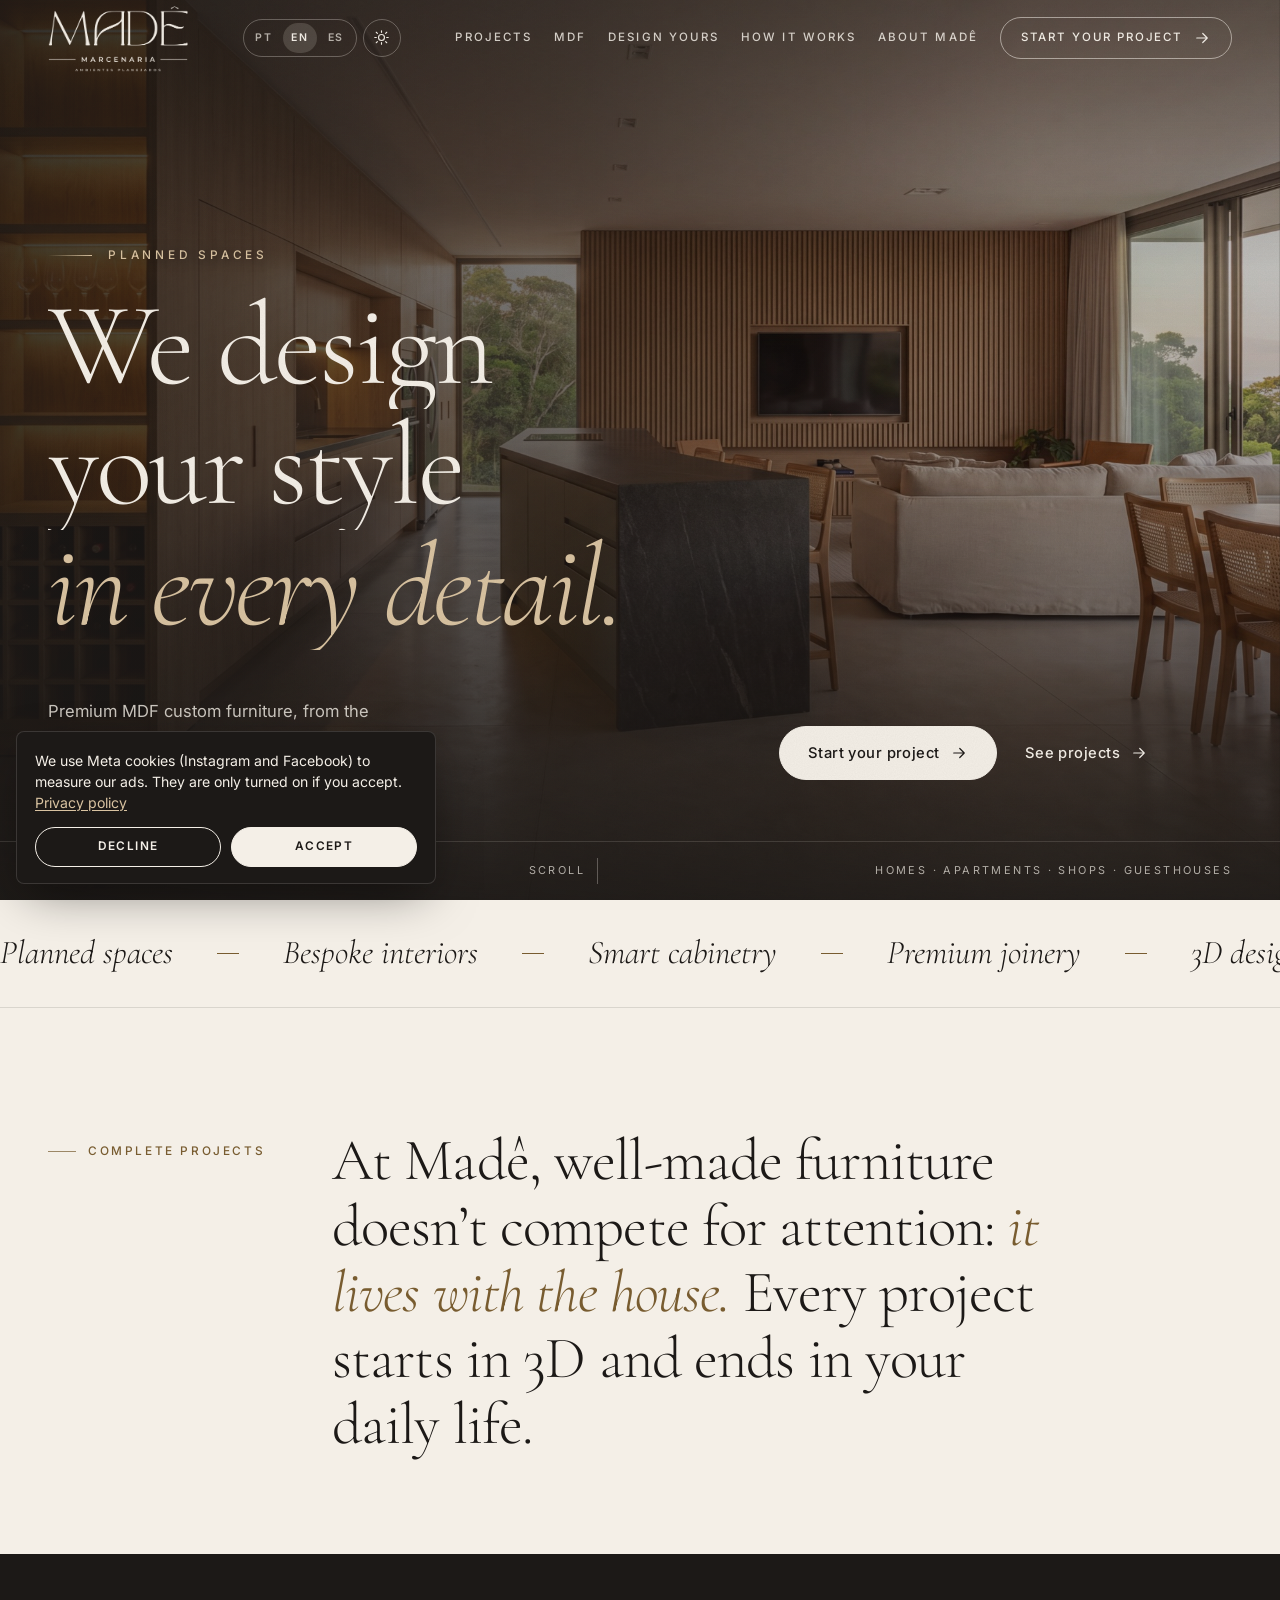
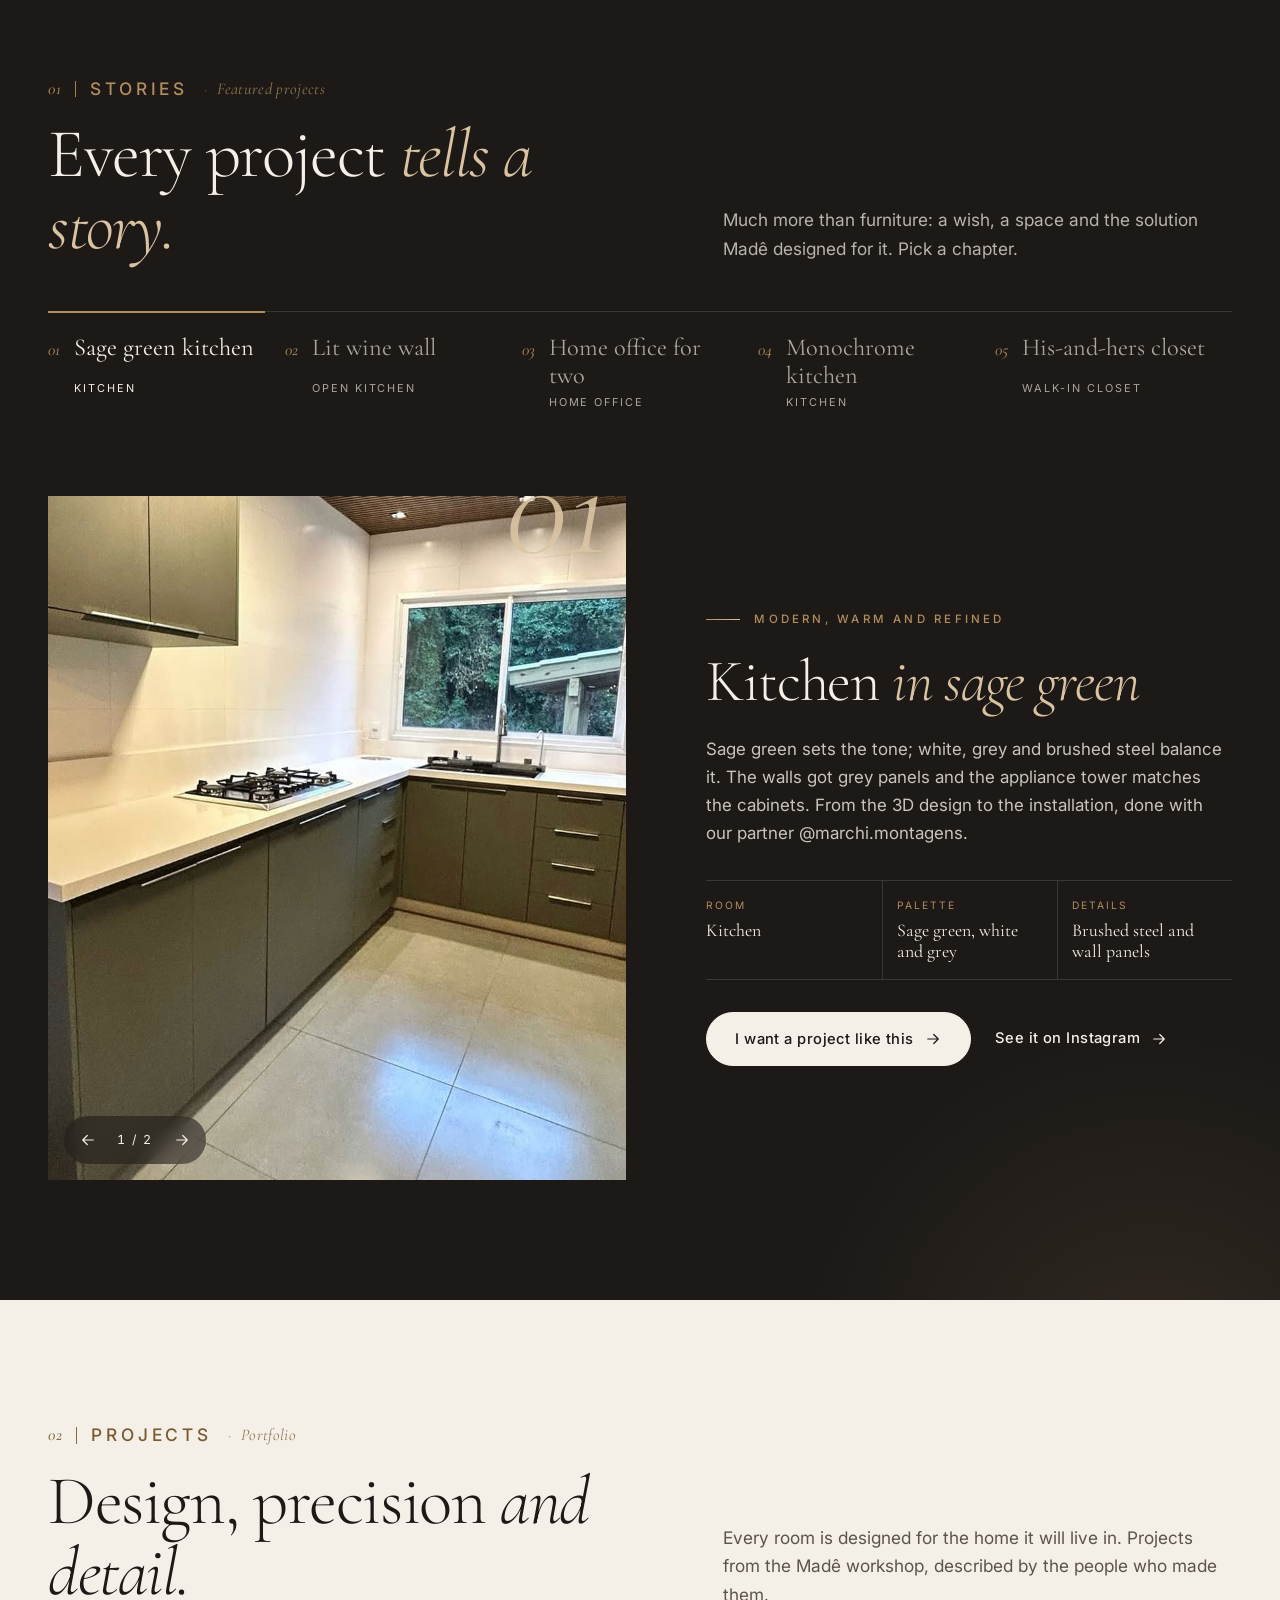
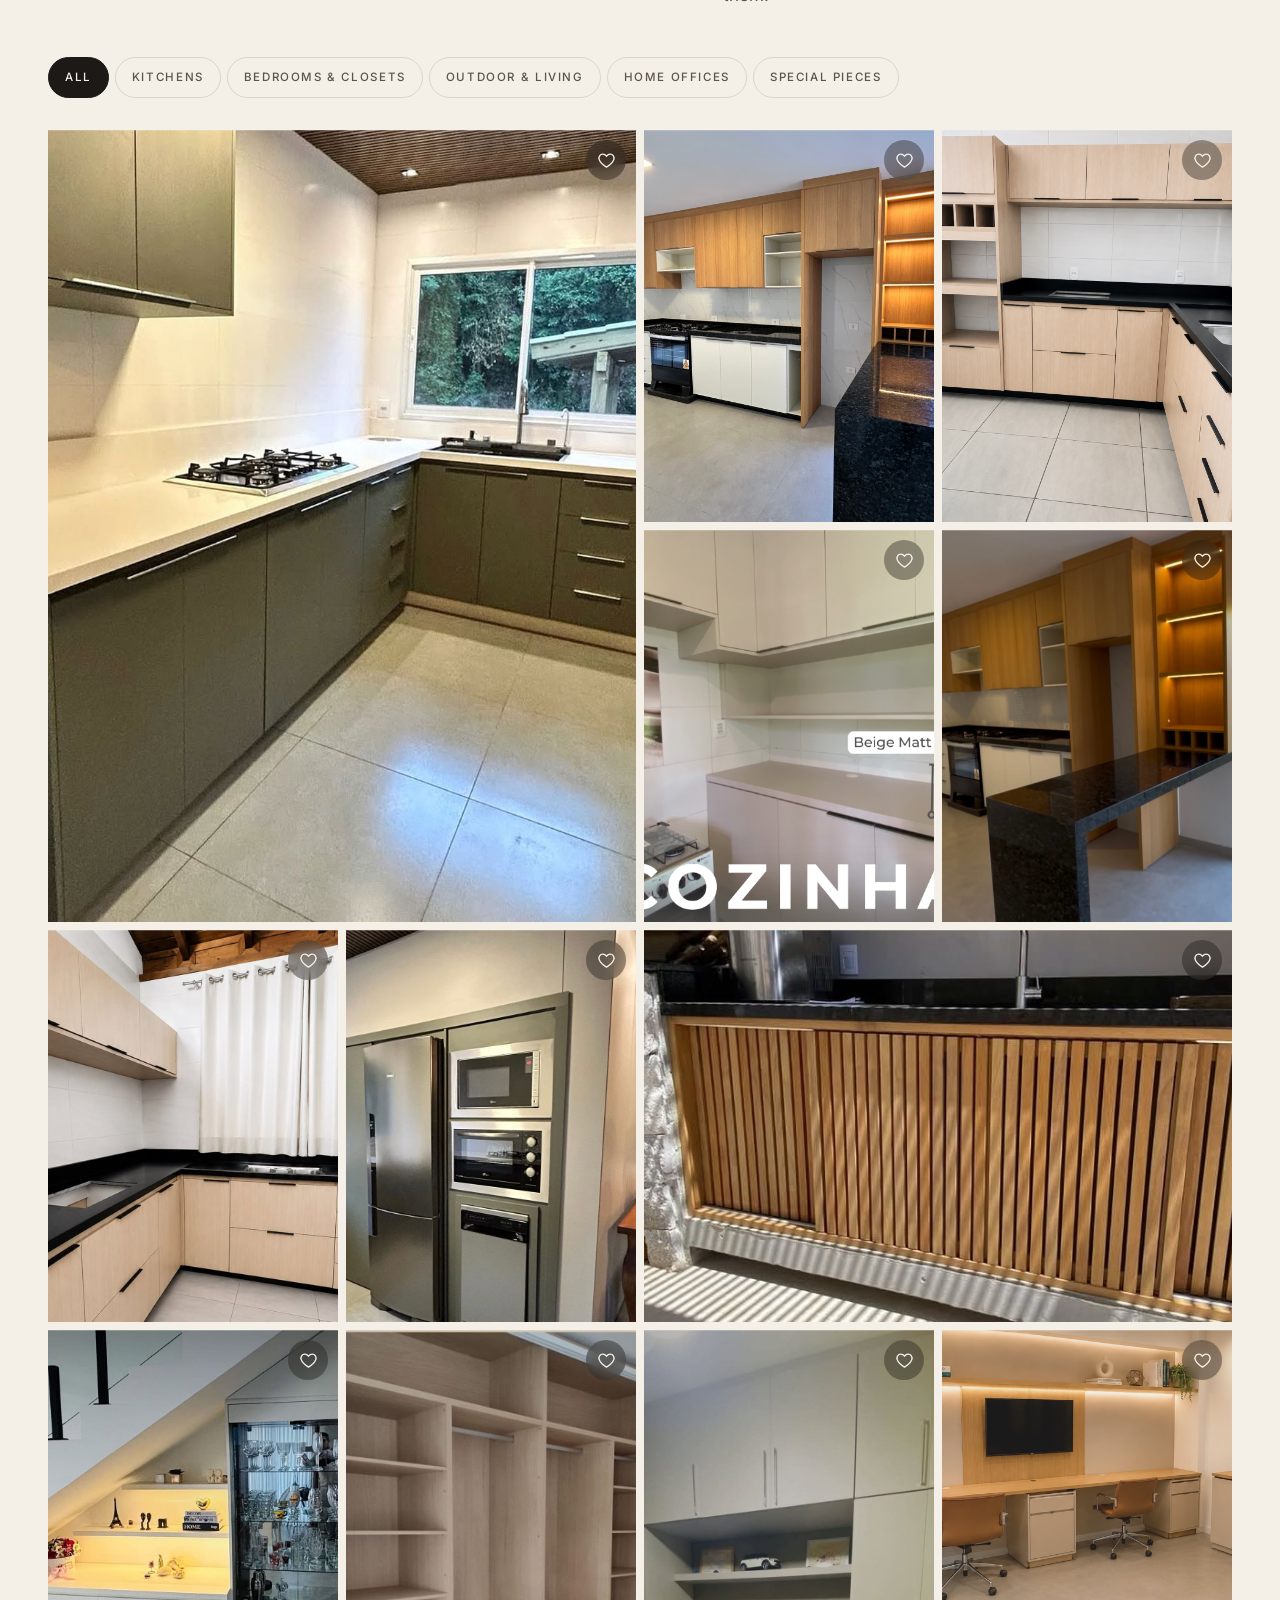
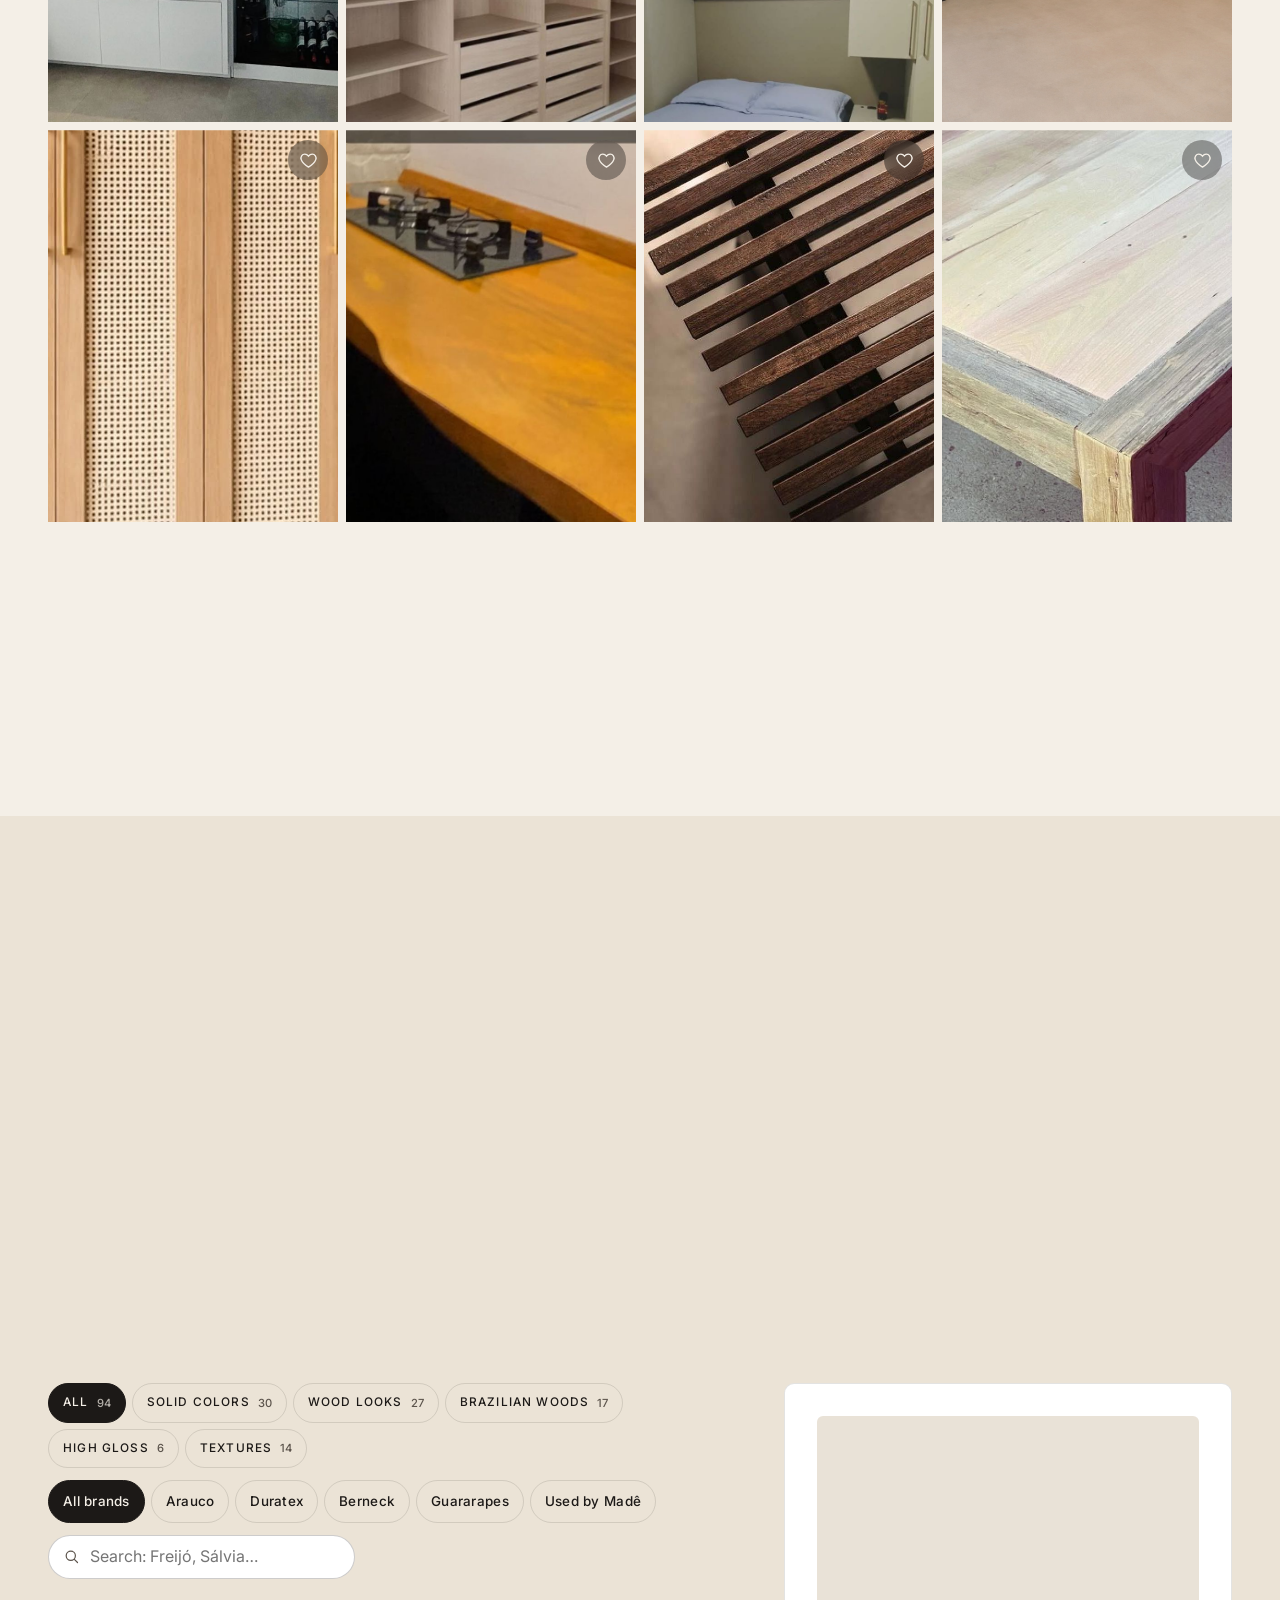
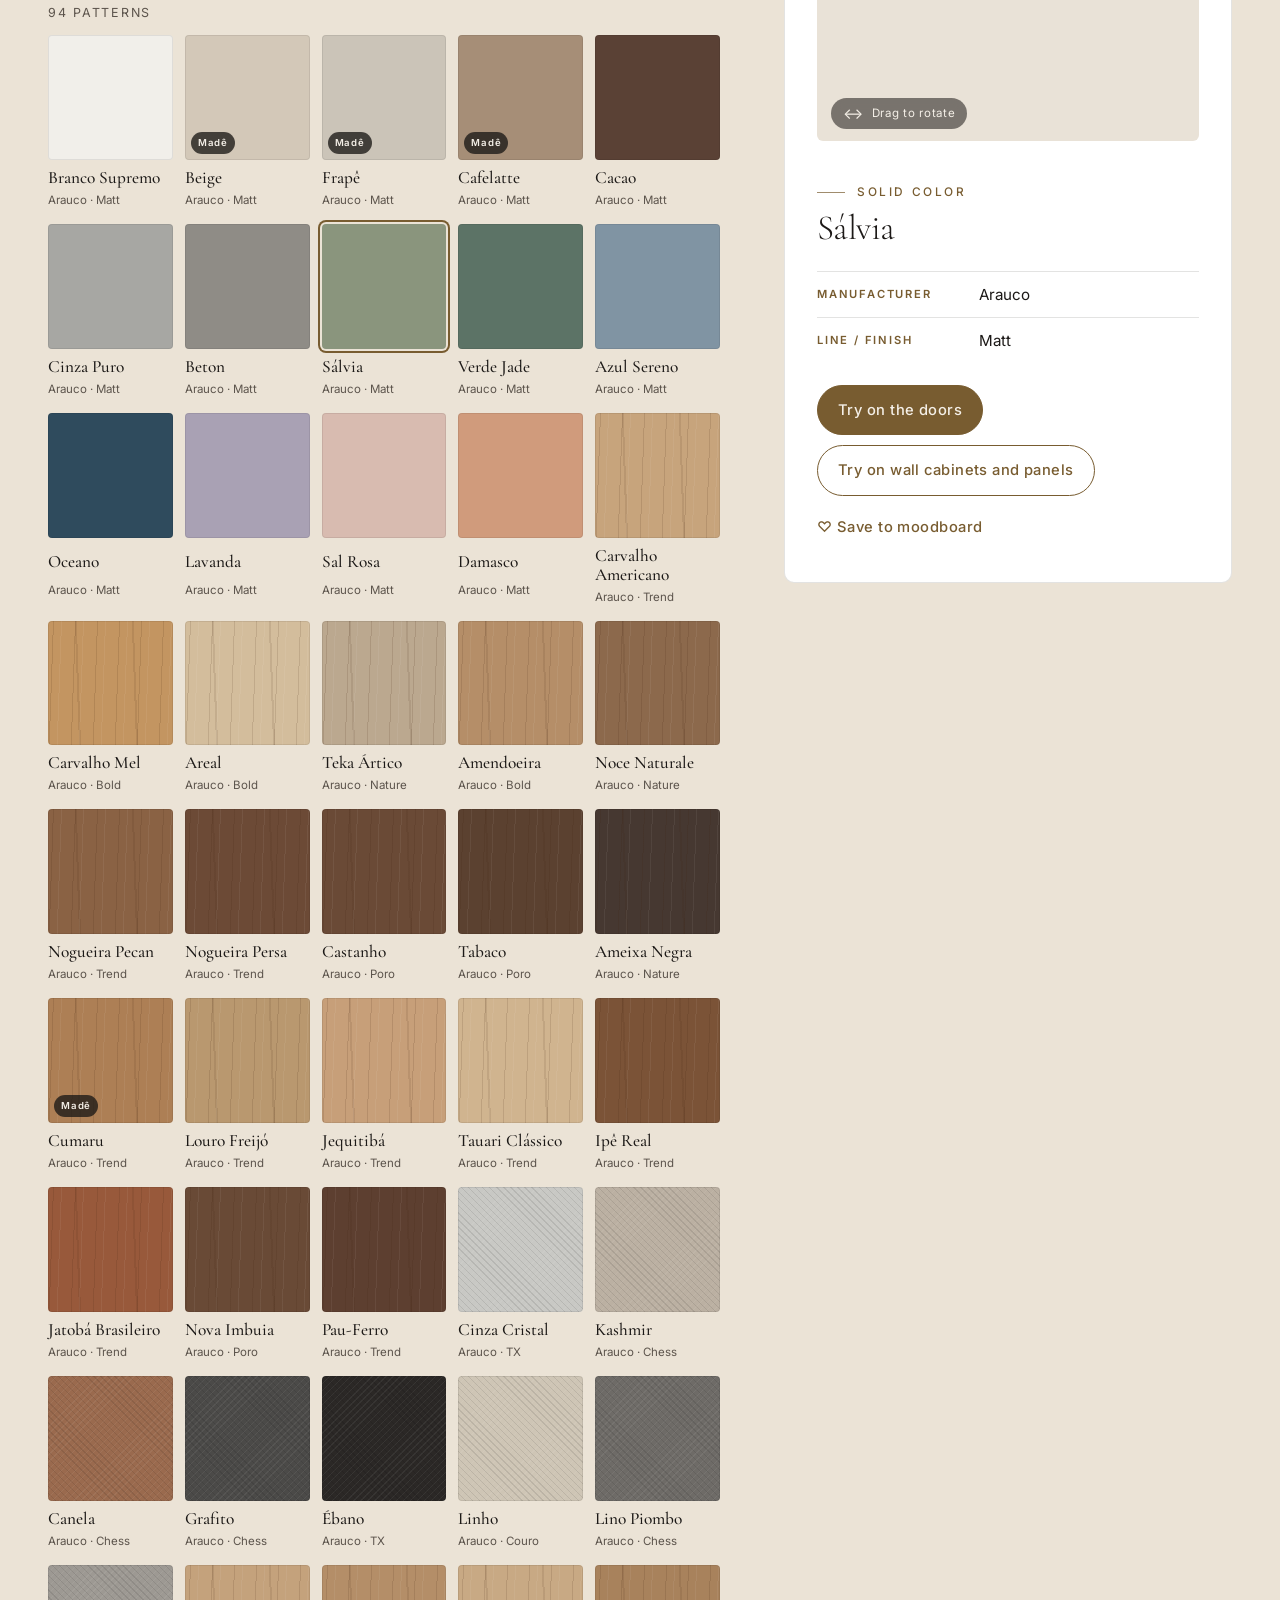
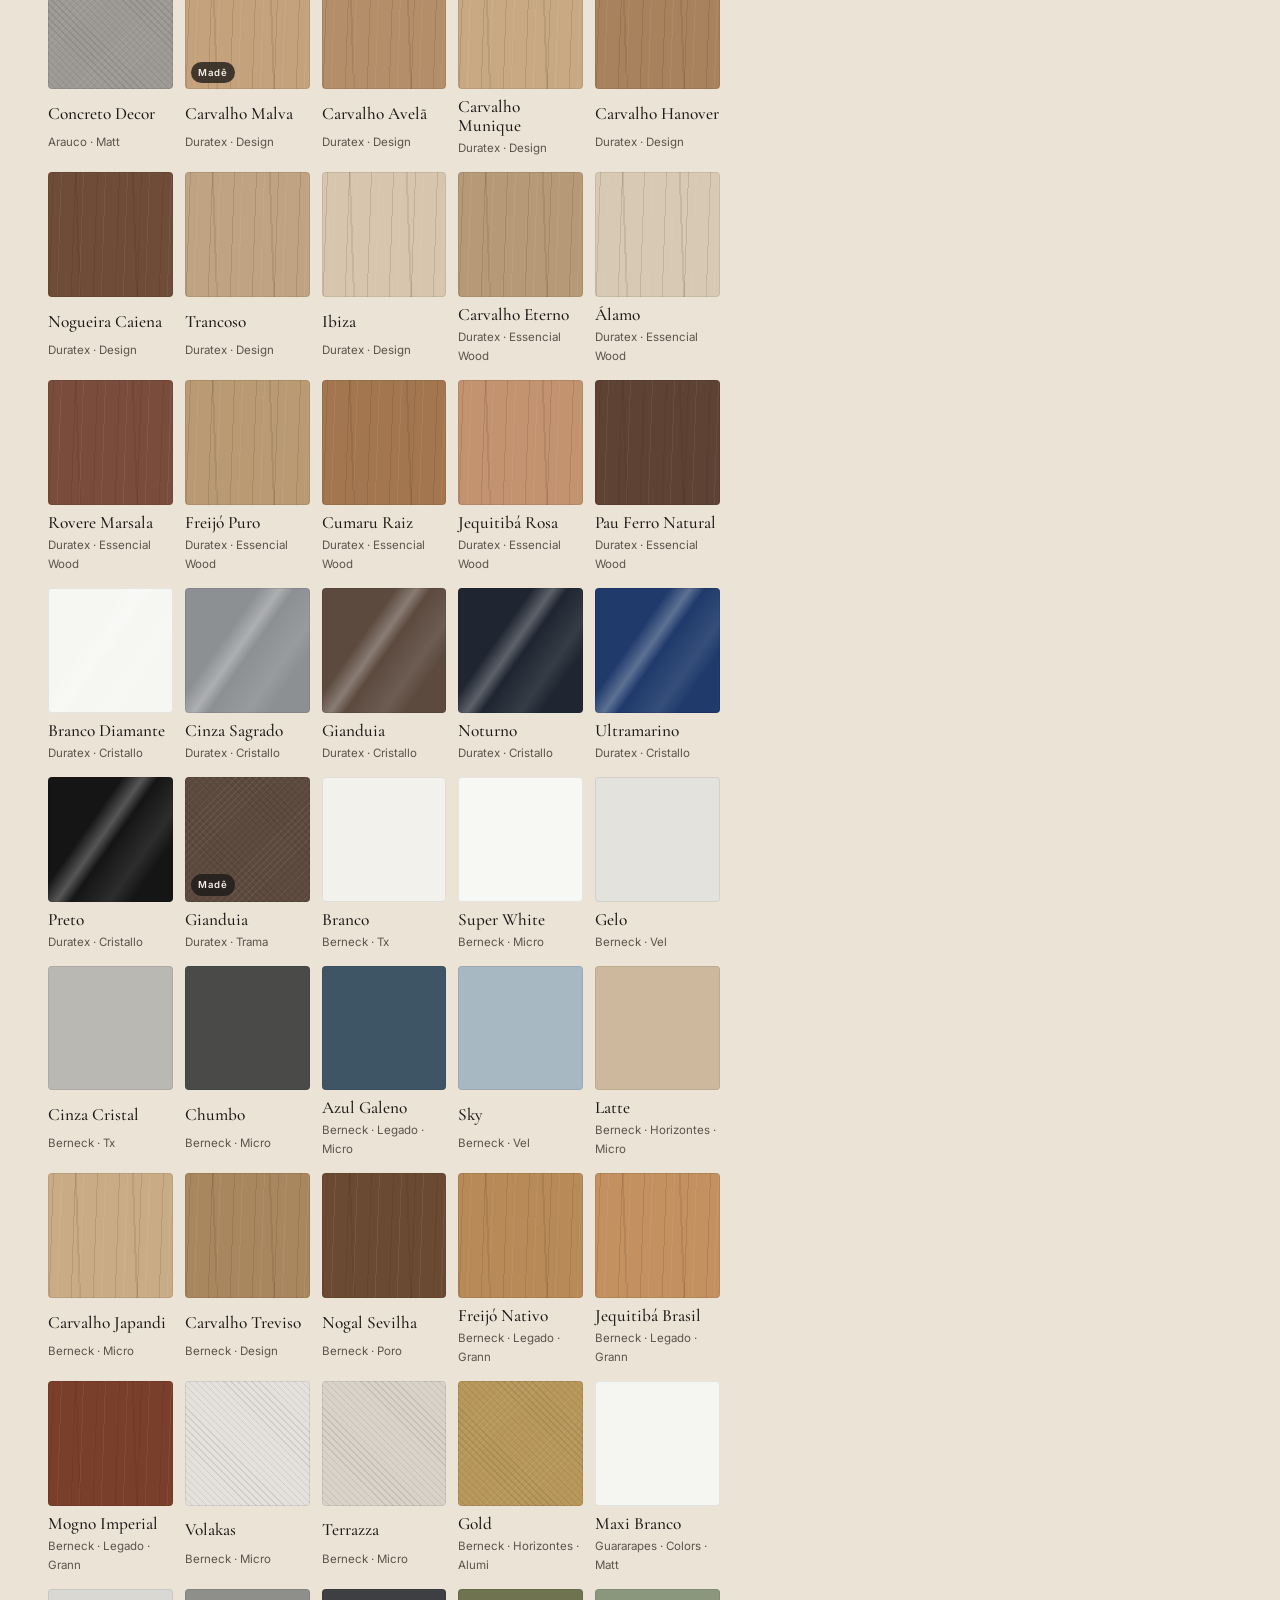
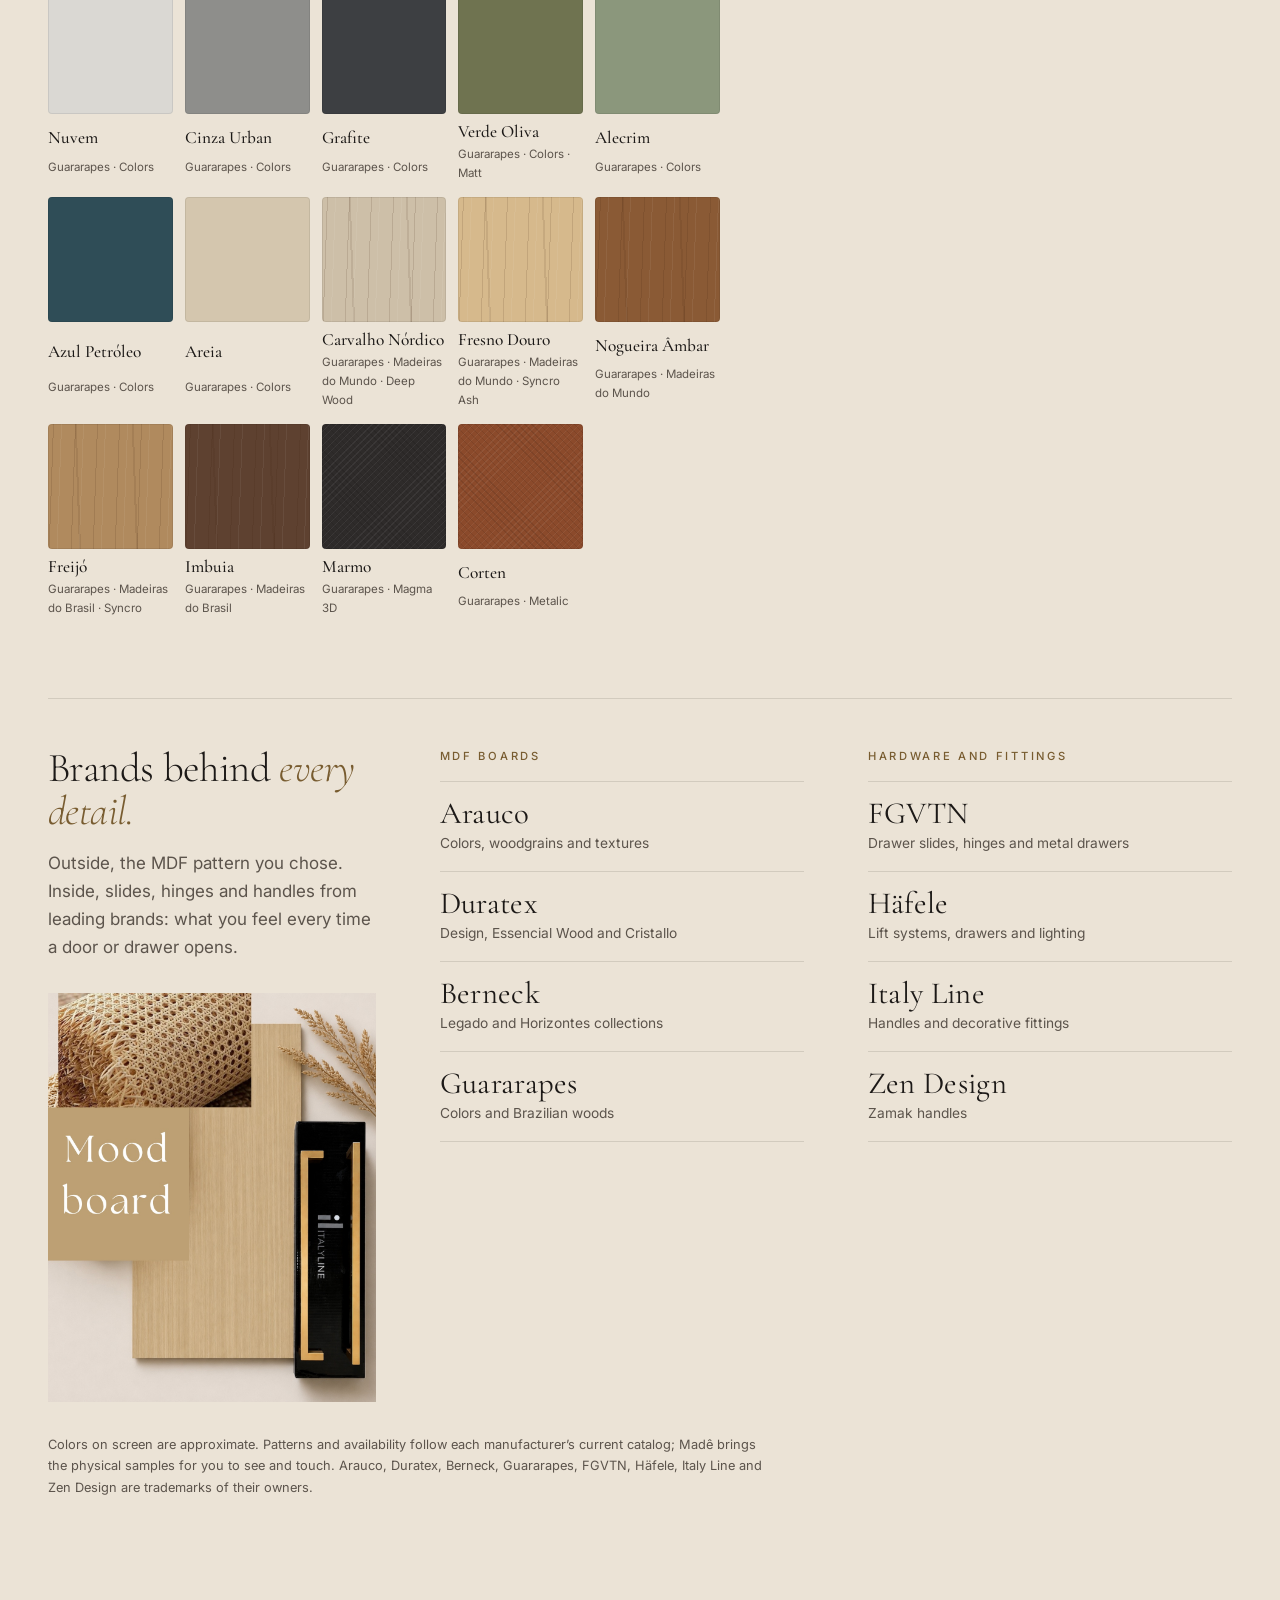
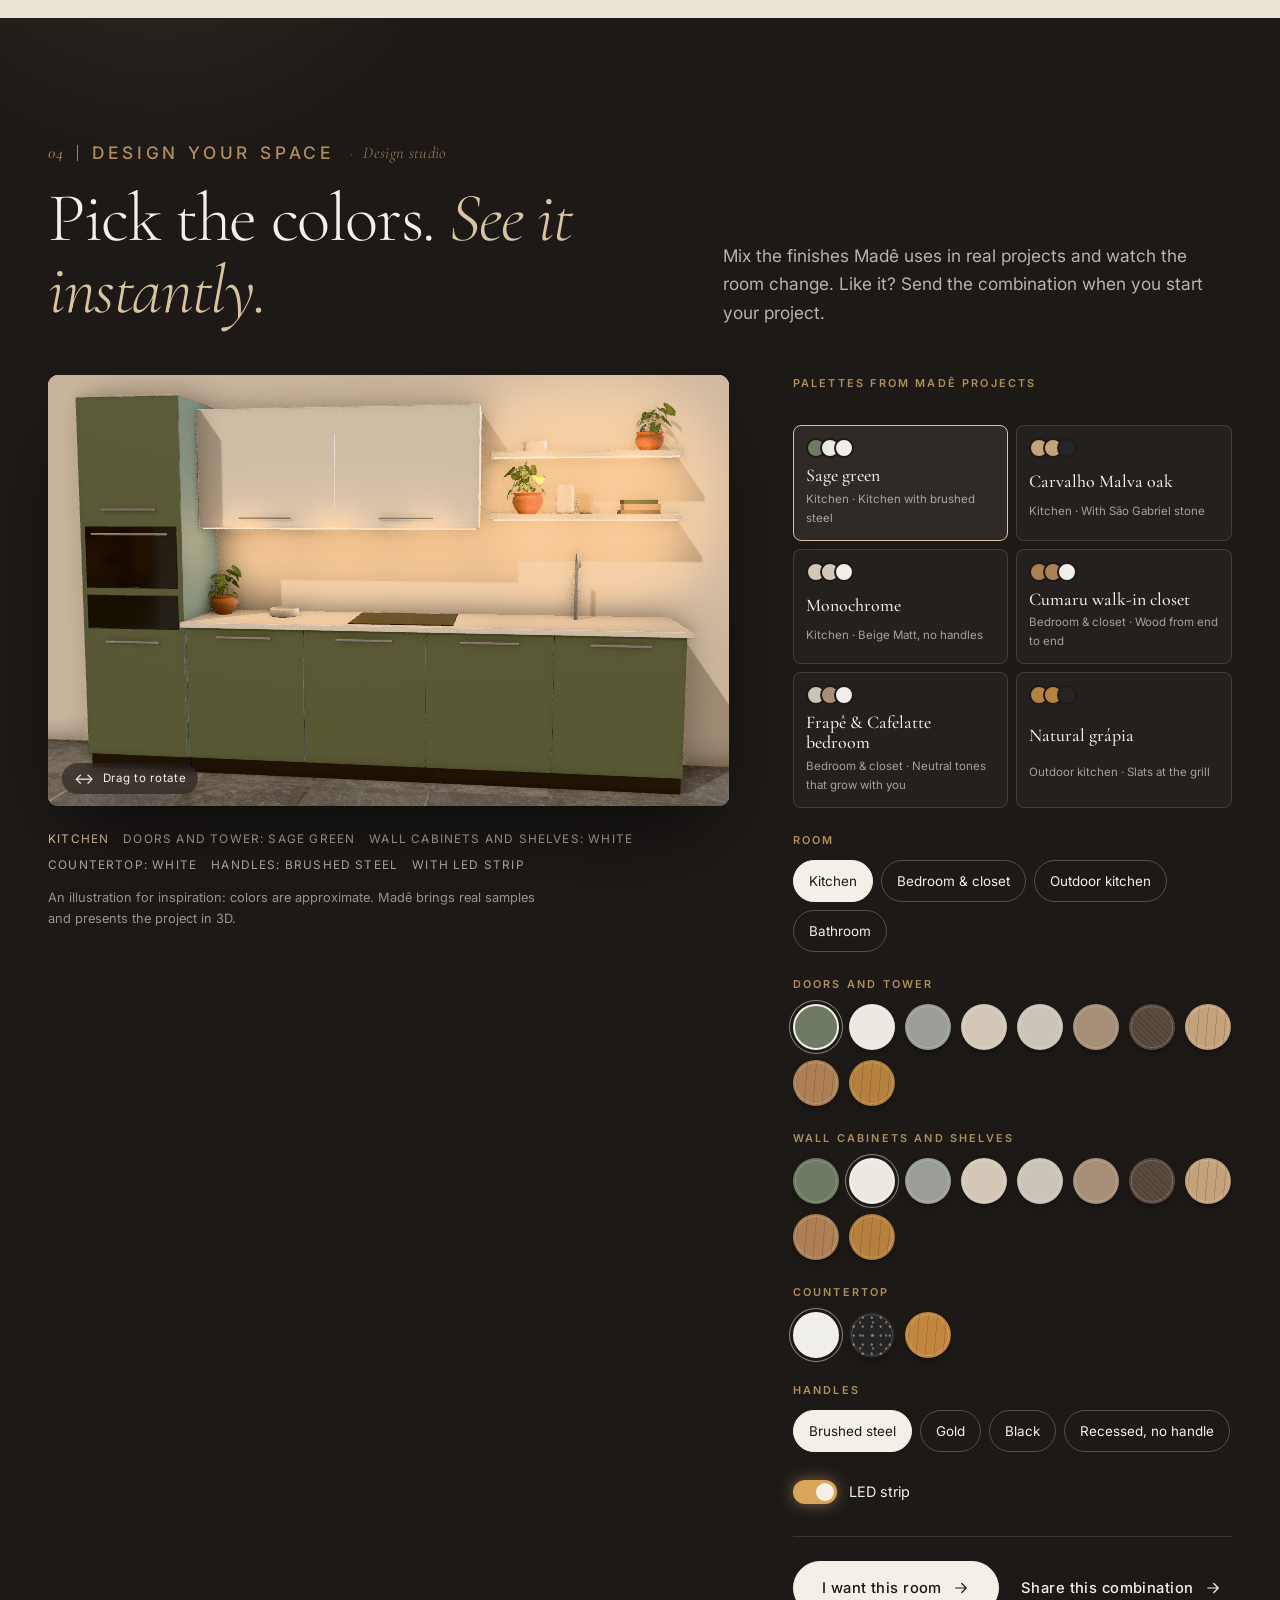
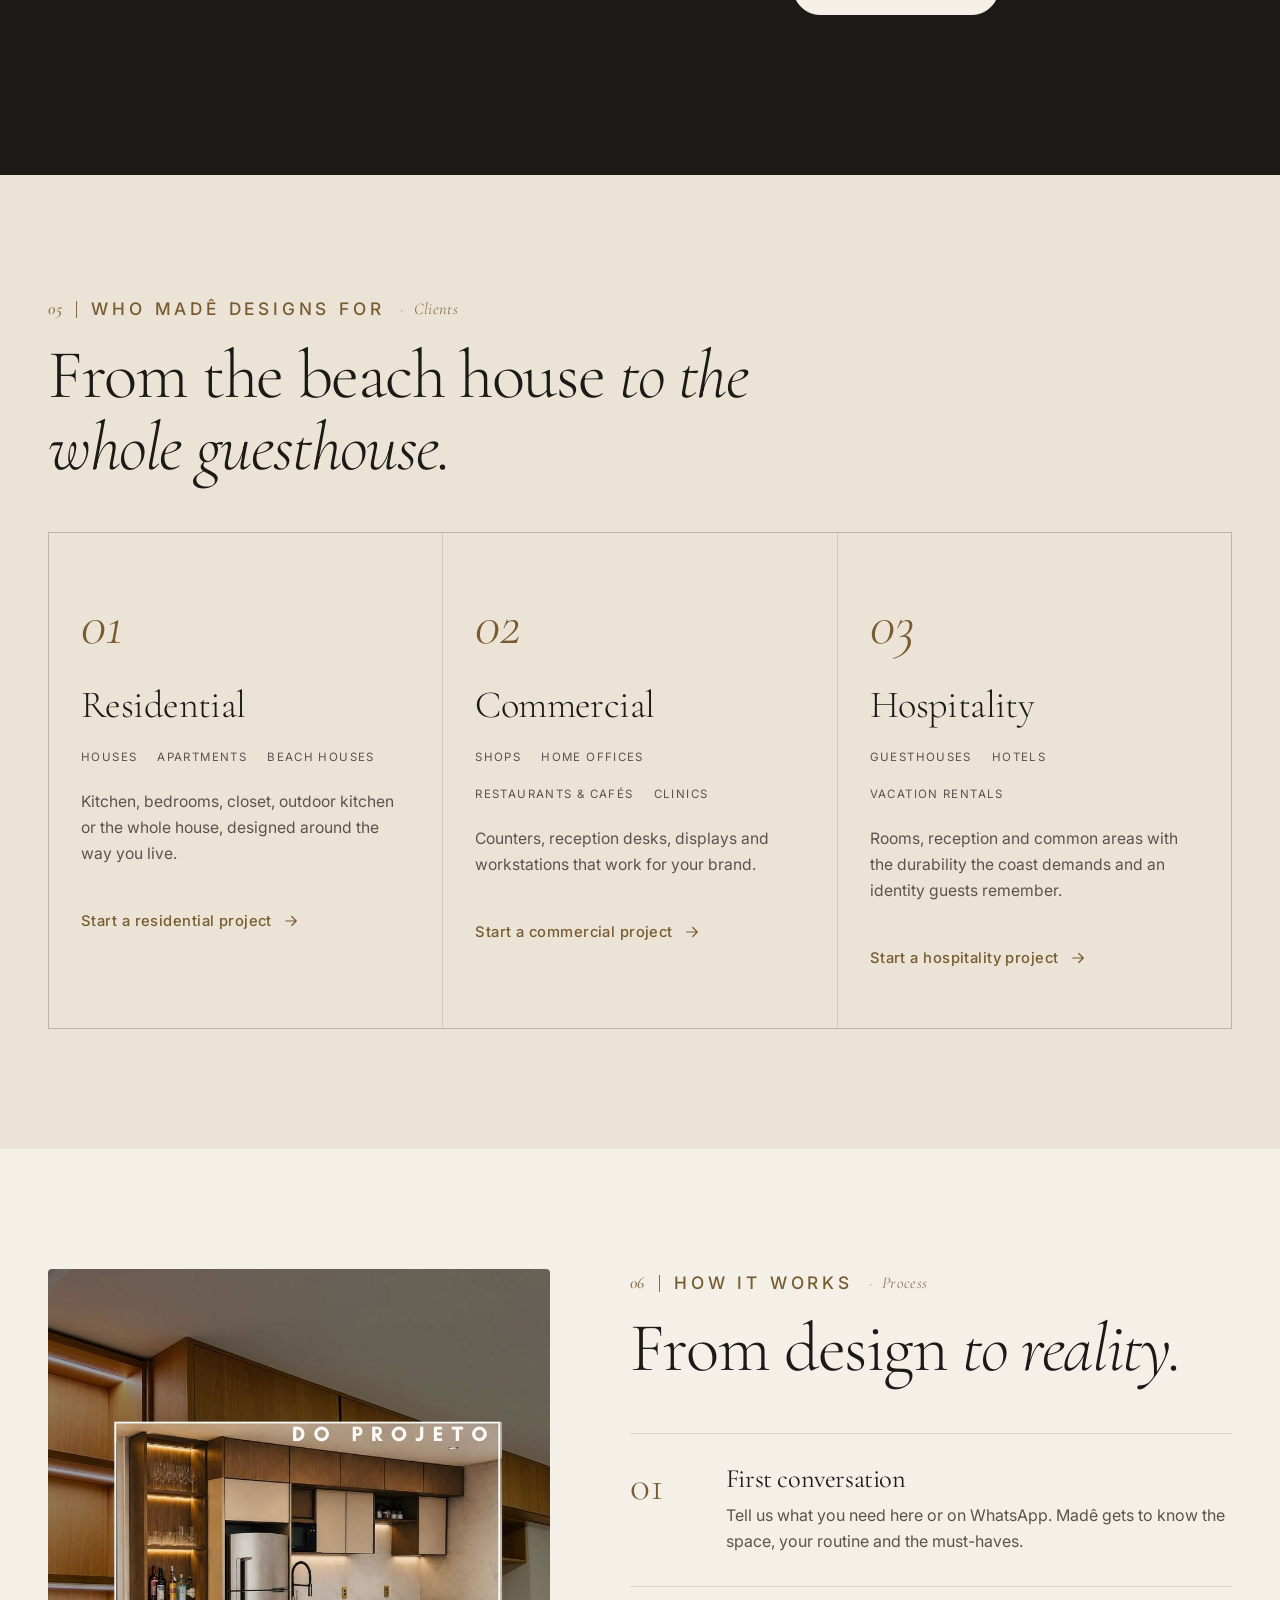
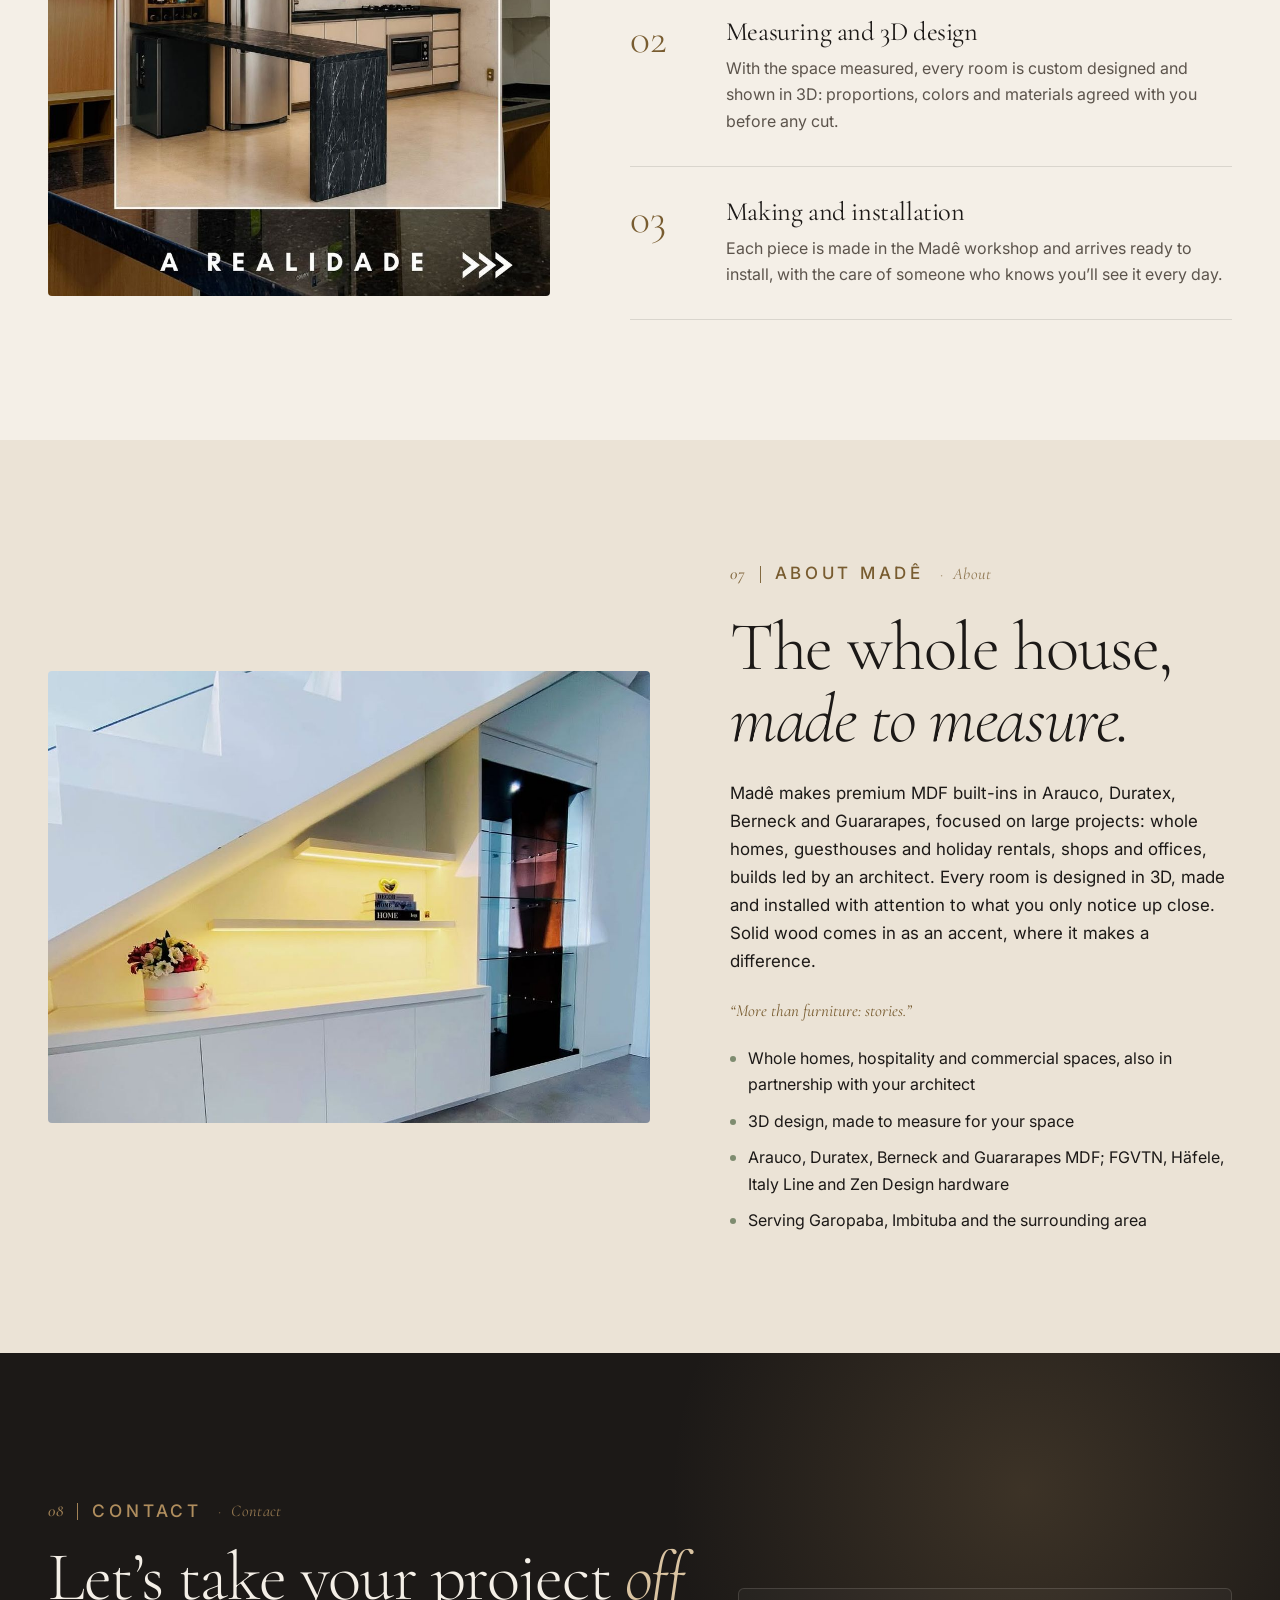
<file: index.html>
<!doctype html>
<html lang="pt-BR">
<head>
<meta charset="utf-8">
<meta name="viewport" content="width=device-width, initial-scale=1">
<title>Madê Marcenaria — ambientes planejados em Garopaba e Imbituba</title>
<meta name="description" content="Ambientes e móveis planejados em MDF premium Arauco, Duratex, Berneck e Guararapes, com ferragens Häfele e FGVTN, em Garopaba e Imbituba: cozinhas, quartos, closets e áreas gourmet para casas, apartamentos, comércios e pousadas. Comece seu projeto.">
<!-- Domínio da casa: mademarcenaria.com (registrado pela Madê na Hostinger, 26/10/2026). -->
<link rel="canonical" href="https://www.mademarcenaria.com/">
<meta property="og:type" content="website">
<meta property="og:site_name" content="Madê Marcenaria">
<meta property="og:locale" content="pt_BR">
<meta property="og:title" content="Madê Marcenaria — ambientes planejados em Garopaba e Imbituba">
<meta property="og:description" content="Ambientes planejados em MDF premium, da cozinha à casa inteira. Projetamos seu estilo em cada detalhe.">
<meta property="og:url" content="https://www.mademarcenaria.com/">
<meta property="og:image" content="https://www.mademarcenaria.com/assets/og-image-1200x630.jpg">
<meta name="twitter:card" content="summary_large_image">
<meta name="theme-color" content="#1C1917">
<link rel="icon" href="assets/favicon-32.png" sizes="32x32">
<link rel="apple-touch-icon" href="assets/favicon-180.png">
<link rel="preload" as="image" href="assets/fotos/capa-ambiente.jpg" fetchpriority="high">
<link rel="preconnect" href="https://fonts.googleapis.com">
<link rel="preconnect" href="https://fonts.gstatic.com" crossorigin>
<link rel="stylesheet" href="https://fonts.googleapis.com/css2?family=Cormorant+Garamond:ital,wght@0,300;0,400;0,500;1,300;1,400&family=Inter:wght@400;500;600&display=swap">
<link rel="stylesheet" href="assets/styles.css">
<!-- 3D (assets/cena3d.js): Three.js hospedado no próprio site (assets/vendor/three, MIT).
     O mapa diz ao navegador onde "three" mora; nada é baixado até a pessoa chegar
     perto do MDF ou do "Monte seu ambiente". -->
<script type="importmap">{ "imports": {
  "three": "./assets/vendor/three/three.module.min.js",
  "three/addons/": "./assets/vendor/three/examples/jsm/",
  "three/examples/jsm/": "./assets/vendor/three/examples/jsm/"
} }</script>
<script>
  /* Tema antes de pintar a página (sem "piscar" claro → escuro).
     Escolha guardada no botão do topo; sem escolha, segue o sistema (CSS). */
  try { var t = localStorage.getItem('made:tema'); if (t === 'escuro' || t === 'claro') document.documentElement.setAttribute('data-tema', t); } catch (e) {}
  if (/\.github\.io$/.test(location.hostname)) { var mr = document.createElement('meta'); mr.name = 'robots'; mr.content = 'noindex, nofollow'; document.head.appendChild(mr); }
</script>


<!-- Ficha da casa para o Google. Só entra o que é confirmado (perfil e
     legendas do Instagram, 17/10/2026). Endereço e horário: quando a dona mandar. -->
<script type="application/ld+json">
{
  "@context": "https://schema.org",
  "@type": "HomeAndConstructionBusiness",
  "name": "Madê Marcenaria",
  "description": "Marcenaria de ambientes planejados em MDF premium para casas inteiras, apartamentos, hospedagem e comércio, também em parceria com arquitetos. Garopaba, Imbituba e região (SC).",
  "url": "https://www.mademarcenaria.com/",
  "image": "https://www.mademarcenaria.com/assets/og-image-1200x630.jpg",
  "logo": "https://www.mademarcenaria.com/assets/logo.png",
  "telephone": "+55 48 99222-9202",
  "areaServed": [
    { "@type": "City", "name": "Garopaba" },
    { "@type": "City", "name": "Imbituba" }
  ],
  "address": { "@type": "PostalAddress", "addressRegion": "SC", "addressCountry": "BR" },
  "sameAs": ["https://www.instagram.com/made.marcenaria/"]
}
</script>
</head>

<!-- Dado da casa num lugar só. data-zap vazio desliga todo botão de WhatsApp. -->
<body id="inicio" data-zap="5548992229202" data-insta="made.marcenaria" data-pixel="214079548223861">

<header class="topo">
  <div class="container">
    <!-- Letreiro oficial da Madê: o MADÊ da arte vetorizado + "Marcenaria" (assets/logo-letreiro.png, scripts/logo-2026/). -->
    <a class="marca" href="#inicio" aria-label="Madê Marcenaria — início">
      <span class="marca__letreiro" aria-hidden="true"></span>
    </a>
    <div class="ferramentas">
      <div class="idiomas" role="group" aria-label="Idioma" data-sem-traducao>
        <button type="button" data-idioma="pt" aria-pressed="true" lang="pt-BR" title="Português">PT</button>
        <button type="button" data-idioma="en" aria-pressed="false" lang="en" title="English">EN</button>
        <button type="button" data-idioma="es" aria-pressed="false" lang="es" title="Español">ES</button>
      </div>
      <button class="tema-btn" type="button" data-tema-botao aria-label="Mudar para tema escuro">
        <svg class="sol" viewBox="0 0 24 24" fill="none" stroke="currentColor" stroke-width="1.6" stroke-linecap="round" aria-hidden="true"><circle cx="12" cy="12" r="4.2"/><path d="M12 2.5v2.2M12 19.3v2.2M4.6 4.6l1.6 1.6M17.8 17.8l1.6 1.6M2.5 12h2.2M19.3 12h2.2M4.6 19.4l1.6-1.6M17.8 6.2l1.6-1.6"/></svg>
        <svg class="lua" viewBox="0 0 24 24" fill="none" stroke="currentColor" stroke-width="1.6" stroke-linecap="round" stroke-linejoin="round" aria-hidden="true"><path d="M20 14.5A8 8 0 0 1 9.5 4a8 8 0 1 0 10.5 10.5z"/></svg>
      </button>
    </div>
    <button class="menu-btn" type="button" aria-expanded="false" aria-controls="menu" aria-label="Abrir menu"><span></span></button>
    <nav class="menu" id="menu" aria-label="Seções do site">
      <a href="#historias">Projetos</a>
      <a href="#mdf">MDF</a>
      <a href="#monte">Monte o seu</a>
      <a href="#processo">Como funciona</a>
      <a href="#a-made">A Madê</a>
      <a class="menu__zap" href="falar/?de=topo">WhatsApp</a>
      <button class="btn btn--topo" type="button" data-orcamento>Comece seu projeto <svg class="seta" viewBox="0 0 24 24" fill="none" stroke="currentColor" stroke-width="1.6" stroke-linecap="round" stroke-linejoin="round" aria-hidden="true"><path d="M5 12h14M13 6l6 6-6 6"/></svg></button>
    </nav>
  </div>
</header>

<main>

  <!-- ===================== HERÓI ===================== -->
  <section class="heroi" aria-labelledby="titulo-heroi">
    <div id="inicio-sentinela" aria-hidden="true"></div>
    <div class="heroi__fundo">
      <!-- Capa nova (pedido do Lucas, 21/10/2026): dois grandes ambientes planejados GERADOS POR IA
           (originais 5504 px em marca/capa-ia-2026-10-21/). Não são obras entregues pela Madê
           (o Lucas tirou o selo "Imagem ilustrativa": é o tipo de projeto que ela faz) — nunca usar no portfólio. A capa antiga (corte do tronco) continua em capa-tronco.jpg. -->
      <img src="assets/fotos/capa-ambiente.jpg" alt="" width="2560" height="1429" fetchpriority="high">
      <img class="heroi__alt" src="assets/fotos/capa-ambiente-2.jpg" alt="" width="2560" height="1429" decoding="async" fetchpriority="low">
    </div>
    <div class="heroi__veu" aria-hidden="true"></div>
    <div class="heroi__luz" aria-hidden="true"></div>
    <div class="container">
      <div class="heroi__texto">
        <p class="sobrelinha entra entra--1">Ambientes planejados</p>
        <h1 id="titulo-heroi">
          <span class="linha"><span class="entra entra--2">Projetamos</span></span>
          <span class="linha"><span class="entra entra--3">seu estilo</span></span>
          <span class="linha"><em class="entra entra--4">em cada detalhe.</em></span>
        </h1>
        <div class="heroi__base entra entra--5">
          <p>Móveis planejados em MDF premium, da cozinha à casa inteira, para residências, comércios e pousadas.</p>
          <div class="heroi__acoes">
            <button class="btn btn--creme" type="button" data-orcamento>Comece seu projeto <svg class="seta" viewBox="0 0 24 24" fill="none" stroke="currentColor" stroke-width="1.6" stroke-linecap="round" stroke-linejoin="round" aria-hidden="true"><path d="M5 12h14M13 6l6 6-6 6"/></svg></button>
            <a class="link-seta link-seta--claro" href="#historias">Ver projetos <svg class="seta" viewBox="0 0 24 24" fill="none" stroke="currentColor" stroke-width="1.6" stroke-linecap="round" stroke-linejoin="round" aria-hidden="true"><path d="M5 12h14M13 6l6 6-6 6"/></svg></a>
          </div>
        </div>
      </div>
    </div>
    <div class="heroi__rodape entra entra--6" aria-hidden="true">
      <div class="container">
        <span>Garopaba · Imbituba · SC</span>
        <span class="heroi__rolar">Role <i></i></span>
        <span>Casas · Apartamentos · Comércios · Pousadas</span>
      </div>
    </div>
    <div id="fim-do-heroi" aria-hidden="true"></div>
  </section>

  <!-- Faixa de conceitos (pedido do Lucas, 19/10/2026): português + termos em inglês para o ar premium.
       Os em inglês levam lang="en" e data-sem-traducao: ficam iguais nos três idiomas. -->
  <div class="faixa" aria-label="O que a Madê faz">
    <div class="faixa__trilho">
      <div class="faixa__grupo">
        <span>Ambientes planejados</span><i></i><span lang="en" data-sem-traducao>Bespoke interiors</span><i></i><span>Marcenaria inteligente</span><i></i><span lang="en" data-sem-traducao>Premium joinery</span><i></i><span>Projeto em 3D</span><i></i><span lang="en" data-sem-traducao>Tailor-made living</span><i></i><span>Acabamento premium</span><i></i><span lang="en" data-sem-traducao>Smart storage</span><i></i><span>Design sob medida</span><i></i><span lang="en" data-sem-traducao>Crafted to fit</span><i></i>
      </div>
      <div class="faixa__grupo" aria-hidden="true">
        <span>Ambientes planejados</span><i></i><span lang="en" data-sem-traducao>Bespoke interiors</span><i></i><span>Marcenaria inteligente</span><i></i><span lang="en" data-sem-traducao>Premium joinery</span><i></i><span>Projeto em 3D</span><i></i><span lang="en" data-sem-traducao>Tailor-made living</span><i></i><span>Acabamento premium</span><i></i><span lang="en" data-sem-traducao>Smart storage</span><i></i><span>Design sob medida</span><i></i><span lang="en" data-sem-traducao>Crafted to fit</span><i></i>
      </div>
    </div>
  </div>

  <!-- ===================== MANIFESTO ===================== -->
  <section class="manifesto" aria-label="A ideia da Madê">
    <div class="container">
      <p class="kicker">Projetos completos</p>
      <p class="manifesto__texto sobe">Para a Madê, um móvel bem feito não disputa atenção: <em>ele acompanha a casa.</em> Cada projeto começa no 3D e termina na sua rotina.</p>
    </div>
  </section>

  <!-- ===================== HISTÓRIAS (projetos em destaque) =====================
       Pedido do Lucas (21/10/2026), com a Thonet Interiores e a Mobliares como referência:
       cada projeto em destaque conta a sua história. Abas em site.js; sem JS, tudo aparece em sequência.
       TODO: confirmar com a dona — fotos originais em alta e se quer outros projetos aqui. -->
  <section class="historias escuro" id="historias" aria-labelledby="titulo-historias">
    <div class="container">
      <div class="secao__cabeca secao__cabeca--linha sobe">
        <div>
          <p class="kicker"><span class="kicker__num">01</span>Histórias<span class="kicker__en" lang="en" data-sem-traducao>Featured projects</span></p>
          <h2 id="titulo-historias" style="margin-top: 16px">Cada projeto <em>conta uma história.</em></h2>
        </div>
        <p class="suave">Muito mais que móveis: um pedido, um espaço e a solução que a Madê desenhou para ele. Escolha um capítulo.</p>
      </div>

      <div class="historias__abas sobe" role="tablist" aria-label="Projetos em destaque">
        <button class="historias__aba" type="button" role="tab" id="aba-salvia" aria-controls="historia-salvia" aria-selected="true"><span class="historias__num">01</span><span class="historias__nome">Cozinha verde-sálvia</span><small>Cozinha</small></button>
        <button class="historias__aba" type="button" role="tab" id="aba-adega" aria-controls="historia-adega" aria-selected="false" tabindex="-1"><span class="historias__num">02</span><span class="historias__nome">Adega iluminada</span><small>Cozinha integrada</small></button>
        <button class="historias__aba" type="button" role="tab" id="aba-escritorio" aria-controls="historia-escritorio" aria-selected="false" tabindex="-1"><span class="historias__num">03</span><span class="historias__nome">Escritório para dois</span><small>Escritório</small></button>
        <button class="historias__aba" type="button" role="tab" id="aba-mono" aria-controls="historia-mono" aria-selected="false" tabindex="-1"><span class="historias__num">04</span><span class="historias__nome">Cozinha monocromática</span><small>Cozinha</small></button>
        <button class="historias__aba" type="button" role="tab" id="aba-closet" aria-controls="historia-closet" aria-selected="false" tabindex="-1"><span class="historias__num">05</span><span class="historias__nome">Closet ele e ela</span><small>Closet</small></button>
      </div>

      <!-- Post /p/DcrjEx3xTH5/ — texto só com o que a dona escreveu na legenda. -->
      <article class="historia" id="historia-salvia" role="tabpanel" aria-labelledby="aba-salvia">
        <div class="historia__fotos">
          <figure>
              <img src="assets/fotos/cozinha-salvia.jpg" alt="Cozinha planejada em verde-sálvia com bancada branca e janela" width="864" height="1080" loading="lazy">
              <img src="assets/fotos/cozinha-paineis.jpg" alt="Torre de eletros em verde-sálvia com painéis cinza nas paredes" width="864" height="1080" loading="lazy" hidden>
          </figure>
            <div class="historia__nav" data-sem-traducao>
              <button type="button" class="historia__seta" data-passo="-1" aria-label="Foto anterior"><svg viewBox="0 0 24 24" fill="none" stroke="currentColor" stroke-width="1.6" stroke-linecap="round" stroke-linejoin="round" aria-hidden="true"><path d="M19 12H5M11 6l-6 6 6 6"/></svg></button>
              <span class="historia__conta" aria-live="polite">1 / 2</span>
              <button type="button" class="historia__seta" data-passo="1" aria-label="Próxima foto"><svg viewBox="0 0 24 24" fill="none" stroke="currentColor" stroke-width="1.6" stroke-linecap="round" stroke-linejoin="round" aria-hidden="true"><path d="M5 12h14M13 6l6 6-6 6"/></svg></button>
            </div>
          <span class="historia__marca" aria-hidden="true">01</span>
        </div>
        <div class="historia__texto">
          <p class="historia__olho">Moderna, acolhedora e sofisticada</p>
          <h3>Cozinha <em>verde-sálvia</em></h3>
          <p>O verde-sálvia dá o tom; o branco, o cinza e o aço escovado equilibram. As paredes ganharam painéis em cinza e a torre de eletros veio na mesma cor dos armários. Do projeto em 3D à montagem, feita em parceria com a @marchi.montagens.</p>
          <dl class="historia__ficha">
              <div><dt>Ambiente</dt><dd>Cozinha</dd></div>
              <div><dt>Paleta</dt><dd>Verde-sálvia, branco e cinza</dd></div>
              <div><dt>Detalhes</dt><dd>Aço escovado e painéis nas paredes</dd></div>
          </dl>
          <div class="historia__acoes">
            <button class="btn btn--creme" type="button" data-orcamento>Quero um projeto assim <svg class="seta" viewBox="0 0 24 24" fill="none" stroke="currentColor" stroke-width="1.6" stroke-linecap="round" stroke-linejoin="round" aria-hidden="true"><path d="M5 12h14M13 6l6 6-6 6"/></svg></button>
            <a class="link-seta link-seta--claro" href="https://www.instagram.com/made.marcenaria/p/DcrjEx3xTH5/" target="_blank" rel="noopener">Ver no Instagram <svg class="seta" viewBox="0 0 24 24" fill="none" stroke="currentColor" stroke-width="1.6" stroke-linecap="round" stroke-linejoin="round" aria-hidden="true"><path d="M5 12h14M13 6l6 6-6 6"/></svg></a>
          </div>
        </div>
      </article>
      <!-- Fotos em alta enviadas em 21/10/2026. TODO: confirmar com a dona — padrão do MDF, pedra e post de origem; o texto descreve só o que a foto mostra. -->
      <article class="historia" id="historia-adega" role="tabpanel" aria-labelledby="aba-adega">
        <div class="historia__fotos">
          <figure>
              <img src="assets/fotos/cozinha-adega.jpg" alt="Cozinha amadeirada com torre de nichos iluminados, adega e bancada em pedra escura" width="1080" height="1350" loading="lazy">
              <img src="assets/fotos/cozinha-adega-balcao.jpg" alt="Bancada em pedra escura com queda até o piso diante da torre iluminada" width="1080" height="1350" loading="lazy" hidden>
          </figure>
            <div class="historia__nav" data-sem-traducao>
              <button type="button" class="historia__seta" data-passo="-1" aria-label="Foto anterior"><svg viewBox="0 0 24 24" fill="none" stroke="currentColor" stroke-width="1.6" stroke-linecap="round" stroke-linejoin="round" aria-hidden="true"><path d="M19 12H5M11 6l-6 6 6 6"/></svg></button>
              <span class="historia__conta" aria-live="polite">1 / 2</span>
              <button type="button" class="historia__seta" data-passo="1" aria-label="Próxima foto"><svg viewBox="0 0 24 24" fill="none" stroke="currentColor" stroke-width="1.6" stroke-linecap="round" stroke-linejoin="round" aria-hidden="true"><path d="M5 12h14M13 6l6 6-6 6"/></svg></button>
            </div>
          <span class="historia__marca" aria-hidden="true">02</span>
        </div>
        <div class="historia__texto">
          <p class="historia__olho">Luz no lugar certo</p>
          <h3>Adega <em>iluminada</em></h3>
          <p>Aéreos amadeirados até o teto, uma torre com nichos iluminados por LED e adega para as garrafas, e uma bancada em pedra escura que desce até o piso e separa a cozinha da sala.</p>
          <dl class="historia__ficha">
              <div><dt>Ambiente</dt><dd>Cozinha integrada</dd></div>
              <div><dt>Destaque</dt><dd>Nichos com LED e adega</dd></div>
              <div><dt>Bancada</dt><dd>Pedra escura com queda até o piso</dd></div>
          </dl>
          <div class="historia__acoes">
            <button class="btn btn--creme" type="button" data-orcamento>Quero um projeto assim <svg class="seta" viewBox="0 0 24 24" fill="none" stroke="currentColor" stroke-width="1.6" stroke-linecap="round" stroke-linejoin="round" aria-hidden="true"><path d="M5 12h14M13 6l6 6-6 6"/></svg></button>
            <a class="link-seta link-seta--claro" data-insta-link href="https://www.instagram.com/made.marcenaria/" target="_blank" rel="noopener">Mais no Instagram <svg class="seta" viewBox="0 0 24 24" fill="none" stroke="currentColor" stroke-width="1.6" stroke-linecap="round" stroke-linejoin="round" aria-hidden="true"><path d="M5 12h14M13 6l6 6-6 6"/></svg></a>
          </div>
        </div>
      </article>
      <!-- Foto em alta enviada em 21/10/2026; frases da legenda do post /p/DavF5AHRYTO/. TODO: confirmar com a dona — materiais. -->
      <article class="historia" id="historia-escritorio" role="tabpanel" aria-labelledby="aba-escritorio">
        <div class="historia__fotos">
          <figure>
              <img src="assets/fotos/escritorio.jpg" alt="Escritório planejado com bancada dupla, painel amadeirado e prateleira iluminada" width="1080" height="1350" loading="lazy">
          </figure>
          <span class="historia__marca" aria-hidden="true">03</span>
        </div>
        <div class="historia__texto">
          <p class="historia__olho">Design, conforto e funcionalidade</p>
          <h3>Escritório <em>para dois</em></h3>
          <p>Uma bancada contínua para duas pessoas trabalharem lado a lado, gaveteiros sob medida, painel amadeirado para a TV e uma prateleira com luz embutida de ponta a ponta. Um espaço projetado para organizar, com cada detalhe pensado para o dia a dia.</p>
          <dl class="historia__ficha">
              <div><dt>Ambiente</dt><dd>Escritório</dd></div>
              <div><dt>Programa</dt><dd>Bancada dupla e gaveteiros</dd></div>
              <div><dt>Luz</dt><dd>Prateleira com LED embutido</dd></div>
          </dl>
          <div class="historia__acoes">
            <button class="btn btn--creme" type="button" data-orcamento>Quero um projeto assim <svg class="seta" viewBox="0 0 24 24" fill="none" stroke="currentColor" stroke-width="1.6" stroke-linecap="round" stroke-linejoin="round" aria-hidden="true"><path d="M5 12h14M13 6l6 6-6 6"/></svg></button>
            <a class="link-seta link-seta--claro" data-insta-link href="https://www.instagram.com/made.marcenaria/" target="_blank" rel="noopener">Mais no Instagram <svg class="seta" viewBox="0 0 24 24" fill="none" stroke="currentColor" stroke-width="1.6" stroke-linecap="round" stroke-linejoin="round" aria-hidden="true"><path d="M5 12h14M13 6l6 6-6 6"/></svg></a>
          </div>
        </div>
      </article>
      <!-- Post /p/DS5dfY-kf-9/ (foto em alta enviada em 21/10/2026, recortada sem o letreiro da arte). -->
      <article class="historia" id="historia-mono" role="tabpanel" aria-labelledby="aba-mono">
        <div class="historia__fotos">
          <figure>
              <img src="assets/fotos/cozinha-monocromatica.jpg" alt="Cozinha pequena toda em MDF Beige Matt da Arauco, com nicho aberto sob os aéreos" width="1600" height="1168" loading="lazy">
          </figure>
          <span class="historia__marca" aria-hidden="true">04</span>
        </div>
        <div class="historia__texto">
          <p class="historia__olho">Poucos metros, uma cor só</p>
          <h3>Cozinha <em>monocromática</em></h3>
          <p>Armários, bancada e prateleiras no mesmo Beige Matt, da Arauco. Com uma paleta única, o olhar não encontra divisões e a cozinha pequena parece maior.</p>
          <dl class="historia__ficha">
              <div><dt>Ambiente</dt><dd>Cozinha</dd></div>
              <div><dt>MDF</dt><dd>Beige Matt · Arauco</dd></div>
              <div><dt>A ideia</dt><dd>Uma cor só para ampliar</dd></div>
          </dl>
          <div class="historia__acoes">
            <button class="btn btn--creme" type="button" data-orcamento>Quero um projeto assim <svg class="seta" viewBox="0 0 24 24" fill="none" stroke="currentColor" stroke-width="1.6" stroke-linecap="round" stroke-linejoin="round" aria-hidden="true"><path d="M5 12h14M13 6l6 6-6 6"/></svg></button>
            <a class="link-seta link-seta--claro" href="https://www.instagram.com/made.marcenaria/p/DS5dfY-kf-9/" target="_blank" rel="noopener">Ver no Instagram <svg class="seta" viewBox="0 0 24 24" fill="none" stroke="currentColor" stroke-width="1.6" stroke-linecap="round" stroke-linejoin="round" aria-hidden="true"><path d="M5 12h14M13 6l6 6-6 6"/></svg></a>
          </div>
        </div>
      </article>
      <!-- Post /p/DFK03tIRqSP/ — texto só com o que a dona escreveu na legenda. -->
      <article class="historia" id="historia-closet" role="tabpanel" aria-labelledby="aba-closet">
        <div class="historia__fotos">
          <figure>
              <img src="assets/fotos/closet.jpg" alt="Closet planejado em MDF Cumaru" width="710" height="888" loading="lazy">
          </figure>
          <span class="historia__marca" aria-hidden="true">05</span>
        </div>
        <div class="historia__texto">
          <p class="historia__olho">Espaços iguais, rotinas diferentes</p>
          <h3>Closet <em>ele e ela</em></h3>
          <p>Uma parede de 2,80 m dividida em duas metades iguais, uma para cada um. O amadeirado Cumaru Trend, da Arauco, aquece o ambiente e deixa a marcenaria com cara de casa.</p>
          <dl class="historia__ficha">
              <div><dt>Ambiente</dt><dd>Closet</dd></div>
              <div><dt>Medida</dt><dd>2,80 m de parede</dd></div>
              <div><dt>MDF</dt><dd>Cumaru Trend · Arauco</dd></div>
          </dl>
          <div class="historia__acoes">
            <button class="btn btn--creme" type="button" data-orcamento>Quero um projeto assim <svg class="seta" viewBox="0 0 24 24" fill="none" stroke="currentColor" stroke-width="1.6" stroke-linecap="round" stroke-linejoin="round" aria-hidden="true"><path d="M5 12h14M13 6l6 6-6 6"/></svg></button>
            <a class="link-seta link-seta--claro" href="https://www.instagram.com/made.marcenaria/p/DFK03tIRqSP/" target="_blank" rel="noopener">Ver no Instagram <svg class="seta" viewBox="0 0 24 24" fill="none" stroke="currentColor" stroke-width="1.6" stroke-linecap="round" stroke-linejoin="round" aria-hidden="true"><path d="M5 12h14M13 6l6 6-6 6"/></svg></a>
          </div>
        </div>
      </article>
    </div>
  </section>

  <!-- ===================== PROJETOS ===================== -->
  <section class="secao" id="projetos" aria-labelledby="titulo-projetos">
    <div class="container">
      <div class="secao__cabeca secao__cabeca--linha sobe">
        <div>
          <p class="kicker"><span class="kicker__num">02</span>Projetos<span class="kicker__en" lang="en" data-sem-traducao>Portfolio</span></p>
          <h2 id="titulo-projetos" style="margin-top: 16px">Projeto, precisão <em>e detalhe.</em></h2>
        </div>
        <p class="suave">Cada ambiente é desenhado para a casa onde vai morar. Projetos que saíram da oficina da Madê, com as palavras de quem fez.</p>
      </div>

      <div class="filtros sobe" role="group" aria-label="Filtrar por ambiente">
        <button class="filtro" type="button" data-filtro="todos" aria-pressed="true">Todos</button>
        <button class="filtro" type="button" data-filtro="cozinha" aria-pressed="false">Cozinhas</button>
        <button class="filtro" type="button" data-filtro="quarto" aria-pressed="false">Quartos e closets</button>
        <button class="filtro" type="button" data-filtro="gourmet" aria-pressed="false">Gourmet e salas</button>
        <button class="filtro" type="button" data-filtro="escritorio" aria-pressed="false">Escritórios</button>
        <button class="filtro" type="button" data-filtro="peca" aria-pressed="false">Peças especiais</button>
      </div>

      <!-- Fotos dos posts do @made.marcenaria (baixadas em 17/10/2026, recortadas sem os
           textos das artes; brutos em marca/instagram-bruto/). Títulos das legendas da dona.
           TODO: confirmar com a dona — trocar pelos originais em alta quando ela mandar. -->
      <!-- 16 fotos: destaque (2x4) + largo (2x2) + 14 normais — conta fechada para a grade de 4 colunas não deixar buraco. -->
      <div class="mosaico">
        <div class="peca peca--destaque sobe sobe--img" data-ambiente="cozinha">
          <button class="projeto" type="button">
          <img src="assets/fotos/cozinha-salvia.jpg" alt="Cozinha planejada em verde-sálvia com bancada branca e janela" width="864" height="1080" loading="lazy">
          <figcaption><span class="kicker">Cozinha</span><b>Verde-sálvia</b><small>Branco, cinza e aço escovado</small></figcaption>
        </button>
        </div>
        <div class="peca sobe sobe--img" data-ambiente="cozinha">
          <button class="projeto" type="button">
          <img src="assets/fotos/cozinha-adega.jpg" alt="Cozinha amadeirada com torre de nichos iluminados, adega e bancada em pedra escura" width="1080" height="1350" loading="lazy">
          <figcaption><span class="kicker">Cozinha</span><b>Adega iluminada</b><small>Nichos com LED até o teto</small></figcaption>
        </button>
        </div>
        <div class="peca sobe sobe--img sobe--2" data-ambiente="cozinha">
          <button class="projeto" type="button">
          <img src="assets/fotos/cozinha-clara.jpg" alt="Cozinha em amadeirado claro com puxadores pretos e bancada escura" width="1080" height="1350" loading="lazy">
          <figcaption><span class="kicker">Cozinha</span><b>Amadeirado e preto</b><small>Puxadores pretos e nichos abertos</small></figcaption>
        </button>
        </div>
        <div class="peca sobe sobe--img sobe--3" data-ambiente="cozinha">
          <button class="projeto" type="button">
          <img src="assets/fotos/cozinha-monocromatica.jpg" alt="Cozinha pequena toda em MDF Beige Matt da Arauco" width="1600" height="1168" loading="lazy">
          <figcaption><span class="kicker">Cozinha</span><b>Monocromática</b><small>Beige Matt, da Arauco</small></figcaption>
        </button>
        </div>
        <div class="peca sobe sobe--img" data-ambiente="cozinha">
          <button class="projeto" type="button">
          <img src="assets/fotos/cozinha-adega-balcao.jpg" alt="Bancada em pedra escura com queda até o piso" width="1080" height="1350" loading="lazy">
          <figcaption><span class="kicker">Cozinha</span><b>Bancada em pedra</b><small>Com queda até o piso</small></figcaption>
        </button>
        </div>
        <div class="peca sobe sobe--img sobe--2" data-ambiente="cozinha">
          <button class="projeto" type="button">
          <img src="assets/fotos/cozinha-carvalho.jpg" alt="Cozinha em Carvalho Malva com pedra preta escovada" width="864" height="1080" loading="lazy">
          <figcaption><span class="kicker">Cozinha</span><b>Carvalho Malva</b><small>Com pedra São Gabriel escovada</small></figcaption>
        </button>
        </div>
        <div class="peca sobe sobe--img sobe--3" data-ambiente="cozinha">
          <button class="projeto" type="button">
          <img src="assets/fotos/cozinha-paineis.jpg" alt="Torre de eletros em verde-sálvia com painéis cinza" width="864" height="1080" loading="lazy">
          <figcaption><span class="kicker">Cozinha</span><b>Torre de eletros</b><small>Painéis em tom cinza</small></figcaption>
        </button>
        </div>
        <div class="peca peca--largo sobe sobe--img" data-ambiente="gourmet">
          <button class="projeto" type="button">
          <img src="assets/fotos/gourmet-grapia.jpg" alt="Churrasqueira com portas ripadas em madeira grápia e parede de pedra" width="1080" height="430" loading="lazy">
          <figcaption><span class="kicker">Área gourmet</span><b>Portas ripadas em grápia</b><small>Pedra e madeira na churrasqueira</small></figcaption>
        </button>
        </div>
        <div class="peca sobe sobe--img sobe--2" data-ambiente="gourmet">
          <button class="projeto" type="button">
          <img src="assets/fotos/escada-adega.jpg" alt="Armário, adega e cristaleira embaixo da escada" width="864" height="1080" loading="lazy">
          <figcaption><span class="kicker">Sala</span><b>Embaixo da escada</b><small>Armário, adega e bar</small></figcaption>
        </button>
        </div>
        <div class="peca sobe sobe--img sobe--3" data-ambiente="quarto">
          <button class="projeto" type="button">
          <img src="assets/fotos/closet.jpg" alt="Closet planejado em MDF Cumaru" width="710" height="888" loading="lazy">
          <figcaption><span class="kicker">Closet</span><b>Ele e ela</b><small>Espaços iguais em 2,80 m</small></figcaption>
        </button>
        </div>
        <div class="peca sobe sobe--img" data-ambiente="quarto">
          <button class="projeto" type="button">
          <img src="assets/fotos/quarto-miguel.jpg" alt="Quarto infantil com guarda-roupa e cabeceira integrados" width="752" height="940" loading="lazy">
          <figcaption><span class="kicker">Quarto</span><b>Guarda-roupa com cabeceira</b><small>Tons neutros para crescer junto</small></figcaption>
        </button>
        </div>
        <div class="peca sobe sobe--img sobe--2" data-ambiente="escritorio">
          <button class="projeto" type="button">
          <img src="assets/fotos/escritorio.jpg" alt="Escritório planejado com bancada dupla, painel amadeirado e prateleira iluminada" width="1080" height="1350" loading="lazy">
          <figcaption><span class="kicker">Escritório</span><b>Para organizar o dia</b><small>Design, conforto e função</small></figcaption>
        </button>
        </div>
        <div class="peca sobe sobe--img" data-ambiente="gourmet">
          <button class="projeto" type="button">
          <img src="assets/fotos/palha.jpg" alt="Portas em madeira com palha natural e puxadores dourados" width="520" height="650" loading="lazy">
          <figcaption><span class="kicker">Sala</span><b>Madeira e palha</b><small>Beleza que respira</small></figcaption>
        </button>
        </div>
        <div class="peca sobe sobe--img sobe--2" data-ambiente="peca">
          <button class="projeto" type="button">
          <img src="assets/fotos/borda-organica.jpg" alt="Bancada em madeira maciça com borda orgânica e cooktop" width="690" height="863" loading="lazy">
          <figcaption><span class="kicker">Peça</span><b>Borda orgânica</b><small>Curvas da própria madeira</small></figcaption>
        </button>
        </div>
        <div class="peca sobe sobe--img sobe--3" data-ambiente="peca">
          <button class="projeto" type="button">
          <img src="assets/fotos/banco-ripado.jpg" alt="Banco ripado em madeira maciça" width="570" height="712" loading="lazy">
          <figcaption><span class="kicker">Peça</span><b>Banco ripado</b><small>Guarapari, acabamento Imbuia</small></figcaption>
        </button>
        </div>
        <div class="peca sobe sobe--img" data-ambiente="peca">
          <button class="projeto" type="button">
          <img src="assets/fotos/demolicao.jpg" alt="Mesa em madeira de demolição" width="680" height="850" loading="lazy">
          <figcaption><span class="kicker">Peça</span><b>Madeira de demolição</b><small>Ranhuras que contam história</small></figcaption>
        </button>
        </div>
      </div>

      <p class="dica-moodboard sobe"><svg viewBox="0 0 24 24" aria-hidden="true"><path d="M12 20.3s-7.6-4.6-9.2-9.4C1.6 7.3 3.9 4 7.3 4c2 0 3.6 1.1 4.7 2.6C13.1 5.1 14.7 4 16.7 4c3.4 0 5.7 3.3 4.5 6.9-1.6 4.8-9.2 9.4-9.2 9.4z"/></svg>Toque no coração das fotos que você gostar: elas vão junto quando você começar seu projeto.</p>
      <div class="galeria__acao sobe">
        <button class="btn btn--bronze" type="button" data-orcamento>Quero um projeto assim <svg class="seta" viewBox="0 0 24 24" fill="none" stroke="currentColor" stroke-width="1.6" stroke-linecap="round" stroke-linejoin="round" aria-hidden="true"><path d="M5 12h14M13 6l6 6-6 6"/></svg></button>
        <a class="link-seta" data-insta-link href="https://www.instagram.com/made.marcenaria/" target="_blank" rel="noopener">Mais projetos no Instagram <svg class="seta" viewBox="0 0 24 24" fill="none" stroke="currentColor" stroke-width="1.6" stroke-linecap="round" stroke-linejoin="round" aria-hidden="true"><path d="M5 12h14M13 6l6 6-6 6"/></svg></a>
      </div>
    </div>
  </section>

  <!-- ===================== MDF (assets/mdf-catalogo.js + assets/mdf.js) ===================== -->
  <section class="secao secao--alt mdf" id="mdf" aria-labelledby="titulo-mdf">
    <div class="container">
      <div class="secao__cabeca secao__cabeca--linha sobe">
        <div>
          <p class="kicker"><span class="kicker__num">03</span>MDF premium<span class="kicker__en" lang="en" data-sem-traducao>Material library</span></p>
          <h2 id="titulo-mdf" style="margin-top: 16px">O MDF certo <em>muda o ambiente.</em></h2>
        </div>
        <p class="suave">A maior parte dos planejados da Madê é feita em MDF. Explore os padrões da Arauco, Duratex, Berneck e Guararapes: cores sólidas, amadeirados, madeiras brasileiras, alto brilho e texturas.</p>
      </div>

      <div class="mdf__porques sobe">
        <div><b>Estável e versátil</b><p>Chapa de fibra de madeira revestida: o material da maioria dos móveis planejados, com centenas de padrões possíveis.</p></div>
        <div><b>Cores e amadeirados</b><p>Dos tons lisos e foscos aos amadeirados de carvalho, nogueira, freijó e cumaru.</p></div>
        <div><b>Fabricantes de referência</b><p>Arauco, Duratex, Berneck e Guararapes: as chapas premium com que a Madê trabalha.</p></div>
      </div>

      <div class="mdf__explorador sobe">
        <div class="mdf__lista">
          <div class="mdf__familias" role="group" aria-label="Família de padrão" data-sem-traducao></div>
          <div class="mdf__linha2">
            <div class="mdf__marcas" role="group" aria-label="Marca" data-sem-traducao></div>
            <label class="mdf__busca" data-sem-traducao><svg viewBox="0 0 24 24" fill="none" stroke="currentColor" stroke-width="1.7" stroke-linecap="round" aria-hidden="true"><circle cx="11" cy="11" r="6.5"/><path d="M16 16l4.5 4.5"/></svg><input type="search" maxlength="40" autocomplete="off"></label>
          </div>
          <p class="mdf__contagem" aria-live="polite" data-sem-traducao></p>
          <div class="mdf__grade" data-sem-traducao></div>
        </div>
        <aside class="mdf__detalhe" aria-live="polite" data-sem-traducao></aside>
      </div>
      <!-- Marcas com que a Madê trabalha (pedido do Lucas, 21/10/2026). Nomes oficiais conferidos nos sites
           dos fabricantes: FGVTN (fgvtn.com.br), Häfele (hafele.com.br), Italy Line (italyline.com.br),
           Zen Design (zendesign.com.br). Só o nome, em texto — sem logotipo de terceiros. -->
      <div class="marcas sobe">
        <div class="marcas__cabeca">
          <h3>Marcas que assinam <em>cada detalhe.</em></h3>
          <p class="suave">Por fora, o padrão de MDF que você escolheu. Por dentro, corrediças, dobradiças e puxadores das marcas de referência: o que se sente a cada porta e gaveta aberta.</p>
          <!-- Moodboard da própria Madê (foto enviada em 21/10/2026): palha, amadeirado e puxador Italy Line dourado. -->
          <figure class="marcas__foto">
            <img src="assets/fotos/moodboard-italyline.jpg" alt="Moodboard da Madê com palha natural, MDF amadeirado e puxador dourado Italy Line na caixa" width="1080" height="1350" loading="lazy">
          </figure>
        </div>
        <div class="marcas__grupo">
          <p class="marcas__rotulo">Chapas de MDF</p>
          <ul>
            <li><b data-sem-traducao>Arauco</b><small>Cores, madeiras e texturas</small></li>
            <li><b data-sem-traducao>Duratex</b><small>Design, Essencial Wood e Cristallo</small></li>
            <li><b data-sem-traducao>Berneck</b><small>Coleções Legado e Horizontes</small></li>
            <li><b data-sem-traducao>Guararapes</b><small>Colors e Madeiras do Brasil</small></li>
          </ul>
        </div>
        <div class="marcas__grupo">
          <p class="marcas__rotulo">Ferragens e metais</p>
          <ul>
            <li><b data-sem-traducao>FGVTN</b><small>Corrediças, dobradiças e gavetas metálicas</small></li>
            <li><b data-sem-traducao>Häfele</b><small>Articuladores, gavetas e iluminação</small></li>
            <li><b data-sem-traducao>Italy Line</b><small>Puxadores e metais decorativos</small></li>
            <li><b data-sem-traducao>Zen Design</b><small>Puxadores em zamac</small></li>
          </ul>
        </div>
      </div>
      <p class="mdf__nota">Cores aproximadas na tela. Padrões e disponibilidade seguem o catálogo vigente de cada fabricante; a Madê leva o mostruário físico para você ver e tocar. Arauco, Duratex, Berneck, Guararapes, FGVTN, Häfele, Italy Line e Zen Design são marcas dos seus fabricantes.</p>
    </div>
  </section>

  <!-- ===================== MONTE SEU AMBIENTE (assets/monte.js) ===================== -->
  <section class="secao secao--escura escuro monte" id="monte" aria-labelledby="titulo-monte">
    <div class="container">
      <div class="secao__cabeca secao__cabeca--linha sobe">
        <div>
          <p class="kicker"><span class="kicker__num">04</span>Monte seu ambiente<span class="kicker__en" lang="en" data-sem-traducao>Design studio</span></p>
          <h2 id="titulo-monte" style="margin-top: 16px">Escolha as cores. <em>Veja na hora.</em></h2>
        </div>
        <p class="suave">Combine os acabamentos que a Madê usa nos projetos e veja o ambiente mudar. Gostou? Mande a combinação quando começar seu projeto.</p>
      </div>
      <div class="monte__grade">
        <div class="monte__visual sobe">
          <div class="monte__palco" aria-live="polite" data-sem-traducao></div>
          <div class="monte__resumo" aria-hidden="true" data-sem-traducao></div>
          <p class="monte__nota">Ilustração para inspirar: as cores são aproximadas. A Madê leva as amostras reais e apresenta o projeto em 3D.</p>
        </div>
        <div class="monte__painel sobe sobe--2">
          <p class="monte__rotulo">Paletas de projetos da Madê</p>
          <div class="monte__prontas" data-sem-traducao></div>
          <div class="monte__controles" data-sem-traducao></div>
          <div class="monte__acoes">
            <button class="btn btn--creme" type="button" data-monte="enviar">Quero este ambiente <svg class="seta" viewBox="0 0 24 24" fill="none" stroke="currentColor" stroke-width="1.6" stroke-linecap="round" stroke-linejoin="round" aria-hidden="true"><path d="M5 12h14M13 6l6 6-6 6"/></svg></button>
            <button class="link-seta link-seta--claro" type="button" data-monte="compartilhar">Compartilhar combinação <svg class="seta" viewBox="0 0 24 24" fill="none" stroke="currentColor" stroke-width="1.6" stroke-linecap="round" stroke-linejoin="round" aria-hidden="true"><path d="M5 12h14M13 6l6 6-6 6"/></svg></button>
          </div>
          <p class="monte__aviso" role="status" data-sem-traducao></p>
        </div>
      </div>
    </div>
  </section>

  <!-- ===================== PARA QUEM ===================== -->
  <section class="secao secao--alt" id="para-quem" aria-labelledby="titulo-para-quem">
    <div class="container">
      <div class="secao__cabeca sobe">
        <p class="kicker"><span class="kicker__num">05</span>Para quem a Madê projeta<span class="kicker__en" lang="en" data-sem-traducao>Clients</span></p>
        <h2 id="titulo-para-quem">Da casa de praia <em>à pousada inteira.</em></h2>
      </div>
      <!-- TODO: confirmar com a dona — se já atendeu comércio e hospedagem, e exemplos para citar. -->
      <div class="segmentos">
        <article class="segmento sobe">
          <span class="segmento__num">01</span>
          <h3>Residencial</h3>
          <ul><li>Casas</li><li>Apartamentos</li><li>Casas de praia</li></ul>
          <p>Cozinha, quartos, closet, área gourmet ou a casa inteira, desenhados para a rotina de quem mora.</p>
          <button class="link-seta" type="button" data-orcamento="Residencial">Comece seu projeto residencial <svg class="seta" viewBox="0 0 24 24" fill="none" stroke="currentColor" stroke-width="1.6" stroke-linecap="round" stroke-linejoin="round" aria-hidden="true"><path d="M5 12h14M13 6l6 6-6 6"/></svg></button>
        </article>
        <article class="segmento sobe sobe--2">
          <span class="segmento__num">02</span>
          <h3>Comercial</h3>
          <ul><li>Lojas</li><li>Escritórios</li><li>Restaurantes e cafés</li><li>Clínicas</li></ul>
          <p>Balcões, recepções, expositores e estações de trabalho que trabalham pela sua marca.</p>
          <button class="link-seta" type="button" data-orcamento="Comercial">Comece seu projeto comercial <svg class="seta" viewBox="0 0 24 24" fill="none" stroke="currentColor" stroke-width="1.6" stroke-linecap="round" stroke-linejoin="round" aria-hidden="true"><path d="M5 12h14M13 6l6 6-6 6"/></svg></button>
        </article>
        <article class="segmento sobe sobe--3">
          <span class="segmento__num">03</span>
          <h3>Hospedagem</h3>
          <ul><li>Pousadas</li><li>Hotéis</li><li>Aluguel por temporada</li></ul>
          <p>Quartos, recepção e áreas comuns com a resistência que o litoral pede e a identidade que o hóspede lembra.</p>
          <button class="link-seta" type="button" data-orcamento="Hospedagem">Comece seu projeto de hospedagem <svg class="seta" viewBox="0 0 24 24" fill="none" stroke="currentColor" stroke-width="1.6" stroke-linecap="round" stroke-linejoin="round" aria-hidden="true"><path d="M5 12h14M13 6l6 6-6 6"/></svg></button>
        </article>
      </div>
    </div>
  </section>

  <!-- ===================== PROCESSO ===================== -->
  <section class="secao" id="processo" aria-labelledby="titulo-processo">
    <div class="container">
      <div class="processo">
        <figure class="processo__img sobe sobe--img">
          <!-- Arte da dona: projeto em 3D ao lado do resultado (post /p/Db-9QnqkbrV/). -->
          <img src="assets/fotos/processo-3d.jpg" alt="Comparação entre o projeto em 3D e a cozinha pronta" width="864" height="1080" loading="lazy">
        </figure>
        <div>
          <div class="secao__cabeca sobe">
            <p class="kicker"><span class="kicker__num">06</span>Como funciona<span class="kicker__en" lang="en" data-sem-traducao>Process</span></p>
            <h2 id="titulo-processo">Do projeto <em>à realidade.</em></h2>
          </div>
          <!-- TODO: confirmar com a dona — passos em termos gerais; ajustar prazos e etapas reais. -->
          <ol class="passos" aria-label="Etapas do projeto">
            <li class="passo sobe">
              <span class="passo__num" aria-hidden="true">01</span>
              <div><h3>Primeira conversa</h3><p>Você conta o que precisa aqui no site ou no WhatsApp. A Madê entende o espaço, a rotina e o que não pode faltar.</p></div>
            </li>
            <li class="passo sobe sobe--2">
              <span class="passo__num" aria-hidden="true">02</span>
              <div><h3>Medição e projeto em 3D</h3><p>Com as medidas do espaço, cada ambiente é desenhado sob medida e apresentado em 3D: proporções, cores e materiais ajustados com você antes de qualquer corte.</p></div>
            </li>
            <li class="passo sobe sobe--3">
              <span class="passo__num" aria-hidden="true">03</span>
              <div><h3>Produção e montagem</h3><p>A peça nasce na oficina da Madê e chega pronta para a montagem, com o cuidado de quem sabe que você vai ver o resultado todos os dias.</p></div>
            </li>
          </ol>
        </div>
      </div>
    </div>
  </section>

  <!-- ===================== A MADÊ ===================== -->
  <section class="secao secao--alt" id="a-made" aria-labelledby="titulo-made">
    <div class="container">
      <div class="sobre">
        <figure class="sobe sobe--img">
          <!-- Escada com adega e cristaleira (post /p/DNfsCqkxh2S/). TODO: confirmar com a dona — foto da oficina ou de quem faz. -->
          <img src="assets/fotos/oficina.jpg" alt="Armário sob medida embaixo da escada, com adega e cristaleira" width="1200" height="900" loading="lazy">
        </figure>
        <div class="sobre__texto sobe sobe--2">
          <p class="kicker"><span class="kicker__num">07</span>A Madê<span class="kicker__en" lang="en" data-sem-traducao>About</span></p>
          <h2 id="titulo-made">A casa inteira, <em>planejada.</em></h2>
          <!-- TODO: confirmar com a dona — história, quem assina, desde quando, onde fica a oficina. -->
          <p>A Madê faz ambientes planejados em MDF premium, Arauco, Duratex, Berneck e Guararapes, com foco em projetos grandes: a casa inteira, pousadas e hospedagens, lojas e escritórios, obras com arquiteto. Cada ambiente é desenhado em 3D, produzido e montado com atenção ao que só se nota de perto. A madeira maciça entra como detalhe, onde faz diferença.</p>
          <p class="sobre__frase">“Mais do que móveis, histórias.”</p>
          <ul class="lista-simples">
            <li>Casas inteiras, hospedagem e comércio, também em parceria com o seu arquiteto</li>
            <li>Projeto em 3D, sob medida para o seu espaço</li>
            <li>MDF Arauco, Duratex, Berneck e Guararapes; ferragens e metais FGVTN, Häfele, Italy Line e Zen Design</li>
            <li>Atendimento em Garopaba, Imbituba e região</li>
          </ul>
        </div>
      </div>
    </div>
  </section>

  <!-- ===================== DEPOIMENTOS (oculto até haver autorização expressa) ===================== -->
  <!-- TODO: confirmar com a dona — depoimentos só com autorização expressa; remover o `hidden` e preencher. -->
  <section class="secao" id="depoimentos" aria-labelledby="titulo-depoimentos" hidden>
    <div class="container"><div class="secao__cabeca"><p class="kicker">Quem já tem um projeto da Madê</p><h2 id="titulo-depoimentos">Em casa, todo dia.</h2></div></div>
  </section>

  <!-- ===================== CHAMADA FINAL / CONTATO ===================== -->
  <section class="chamada escuro" id="contato" aria-labelledby="titulo-contato">
    <div class="container">
      <div class="sobe">
        <p class="kicker"><span class="kicker__num">08</span>Contato<span class="kicker__en" lang="en" data-sem-traducao>Contact</span></p>
        <h2 id="titulo-contato" style="margin-top: 16px">Vamos tirar o seu projeto <em>do papel?</em></h2>
        <p>Comece seu projeto em dois minutos ou chame direto no WhatsApp. A Madê responde com o próximo passo: uma conversa e a medição do espaço.</p>
        <div class="chamada__acoes">
          <button class="btn btn--creme" type="button" data-orcamento>Comece seu projeto</button>
          <a class="btn btn--linha-clara" href="falar/?de=contato">
            <svg viewBox="0 0 24 24" fill="currentColor" aria-hidden="true"><path d="M12 2a10 10 0 0 0-8.6 15.1L2 22l5.1-1.3A10 10 0 1 0 12 2zm0 18.2a8.2 8.2 0 0 1-4.2-1.2l-.3-.2-3 .8.8-2.9-.2-.3A8.2 8.2 0 1 1 12 20.2zm4.5-6.1c-.2-.1-1.5-.7-1.7-.8-.2-.1-.4-.1-.6.1-.2.2-.6.8-.8 1-.1.2-.3.2-.5.1-.7-.3-1.4-.7-2-1.3-.5-.5-1-1.1-1.3-1.7-.1-.2 0-.4.1-.5l.4-.5.3-.4v-.5l-.7-1.8c-.2-.5-.4-.4-.6-.4h-.5c-.2 0-.5.1-.7.3-.6.6-.9 1.3-.9 2.1 0 .9.4 1.8 1 2.6 1.1 1.6 2.6 2.9 4.4 3.6.5.2.9.3 1.3.4.5.1 1 .1 1.5 0 .6-.2 1.1-.6 1.4-1.1.1-.3.2-.7.1-1l-.4-.2z"/></svg>
            Falar no WhatsApp
          </a>
        </div>
      </div>
      <dl class="ficha sobe sobe--2">
        <div><dt>WhatsApp</dt><dd><a data-tel href="tel:+5548992229202">(48) 99222-9202</a></dd></div>
        <div><dt>Atendimento</dt><dd>Garopaba, Imbituba e região · SC</dd><!-- TODO: confirmar com a dona — horário e endereço, se for público. --></div>
        <div><dt>Instagram</dt><dd><a data-insta-link href="https://www.instagram.com/made.marcenaria/" target="_blank" rel="noopener">@made.marcenaria</a></dd></div>
      </dl>
    </div>
  </section>

</main>

<!-- ===================== RODAPÉ ===================== -->
<footer class="rodape">
  <div class="container">
    <div class="rodape__grade">
      <div>
        <a class="rodape__marca" href="#inicio" aria-label="Madê Marcenaria — início">
          <img class="marca__disco" src="assets/logo.png" alt="" width="64" height="64">
          <span class="marca marca__letreiro" aria-hidden="true"></span>
        </a>
        <p class="rodape__frase">Móveis e ambientes planejados em MDF premium. Projetamos seu estilo em cada detalhe.</p>
      </div>
      <div>
        <h4>O site</h4>
        <ul>
          <li><a href="#projetos">Projetos</a></li>
          <li><a href="#mdf">MDF premium</a></li>
          <li><a href="#monte">Monte seu ambiente</a></li>
          <li><a href="#para-quem">Para quem</a></li>
          <li><a href="#processo">Como funciona</a></li>
          <li><a href="#a-made">A Madê</a></li>
        </ul>
      </div>
      <div>
        <h4>Falar com a Madê</h4>
        <ul>
          <li><button type="button" data-orcamento>Comece seu projeto</button></li>
          <li><a href="falar/?de=rodape">WhatsApp</a></li>
          <li><a data-insta-link href="https://www.instagram.com/made.marcenaria/" target="_blank" rel="noopener">Instagram</a></li>
          <li><a href="links/">Todos os links</a></li>
        </ul>
      </div>
    </div>
    <div class="rodape__gigante" aria-hidden="true"><span class="marca__letreiro"></span></div>
    <div class="rodape__base">
      <span>© <span data-ano>2026</span> Madê Marcenaria · Garopaba, SC</span>
      <span class="rodape__legal"><a href="privacidade/">Privacidade</a> · <button type="button" data-cookies>Preferências de cookies</button></span>
      <!-- Crédito do desenvolvedor igual ao da Target: ícone oficial da Extrema (cópia de Target/public/img/extrema-consultoria.svg). -->
    <a class="credito-dev" href="https://extremaconsultoria.com.br/" target="_blank" rel="noopener" title="Desenvolvido por Extrema Consultoria"><img src="assets/extrema-consultoria.svg" width="28" height="28" alt="Desenvolvido por Extrema Consultoria" loading="lazy" decoding="async"></a>
    </div>
  </div>
</footer>

<!-- Barra de ação no celular -->
<div class="barra-fixa">
  <button class="btn btn--bronze" type="button" data-orcamento>Comece seu projeto</button>
  <a class="btn btn--linha btn--icone" href="falar/?de=barra" aria-label="Falar no WhatsApp">
    <svg viewBox="0 0 24 24" fill="currentColor" aria-hidden="true"><path d="M12 2a10 10 0 0 0-8.6 15.1L2 22l5.1-1.3A10 10 0 1 0 12 2zm0 18.2a8.2 8.2 0 0 1-4.2-1.2l-.3-.2-3 .8.8-2.9-.2-.3A8.2 8.2 0 1 1 12 20.2zm4.5-6.1c-.2-.1-1.5-.7-1.7-.8-.2-.1-.4-.1-.6.1-.2.2-.6.8-.8 1-.1.2-.3.2-.5.1-.7-.3-1.4-.7-2-1.3-.5-.5-1-1.1-1.3-1.7-.1-.2 0-.4.1-.5l.4-.5.3-.4v-.5l-.7-1.8c-.2-.5-.4-.4-.6-.4h-.5c-.2 0-.5.1-.7.3-.6.6-.9 1.3-.9 2.1 0 .9.4 1.8 1 2.6 1.1 1.6 2.6 2.9 4.4 3.6.5.2.9.3 1.3.4.5.1 1 .1 1.5 0 .6-.2 1.1-.6 1.4-1.1.1-.3.2-.7.1-1l-.4-.2z"/></svg>
  </a>
</div>

<!-- Lançador do assistente (desktop) -->
<button class="lancador" type="button" data-orcamento aria-label="Abrir o assistente Comece seu projeto">
  <span class="lancador__icone" aria-hidden="true"><svg viewBox="0 0 24 24" width="18" height="18" fill="none" stroke="currentColor" stroke-width="1.6" stroke-linecap="round" stroke-linejoin="round"><path d="M4 5h16v11H9l-5 4z"/><path d="M8 9.5h8M8 12.5h5"/></svg></span>
  Comece seu projeto
</button>

<!-- Lightbox -->
<div class="lightbox" id="lightbox" role="dialog" aria-modal="true" aria-label="Foto do projeto" aria-hidden="true">
  <button class="lightbox__btn lightbox__fechar" type="button" aria-label="Fechar"><svg viewBox="0 0 24 24" fill="none" stroke="currentColor" stroke-width="1.8" stroke-linecap="round" aria-hidden="true"><path d="M6 6l12 12M18 6 6 18"/></svg></button>
  <button class="lightbox__btn lightbox__ant" type="button" aria-label="Projeto anterior"><svg viewBox="0 0 24 24" fill="none" stroke="currentColor" stroke-width="1.8" stroke-linecap="round" stroke-linejoin="round" aria-hidden="true"><path d="M15 5l-7 7 7 7"/></svg></button>
  <figure><img alt="" width="1080" height="1350"><figcaption></figcaption></figure>
  <button class="lightbox__btn lightbox__prox" type="button" aria-label="Próximo projeto"><svg viewBox="0 0 24 24" fill="none" stroke="currentColor" stroke-width="1.8" stroke-linecap="round" stroke-linejoin="round" aria-hidden="true"><path d="M9 5l7 7-7 7"/></svg></button>
</div>

<script src="assets/i18n.js" defer></script>
<script src="assets/site.js" defer></script>
<script src="assets/orcamento.js" defer></script>
<script src="assets/mdf-catalogo.js" defer></script>
<script src="assets/monte.js" defer></script>
<script src="assets/favoritos.js" defer></script>
<script src="assets/mdf.js" defer></script>
<script type="module" src="assets/cena3d.js"></script>
<script src="assets/medir.js" defer></script>
<script src="assets/pixel.js" defer></script>
</body>
</html>
</file>
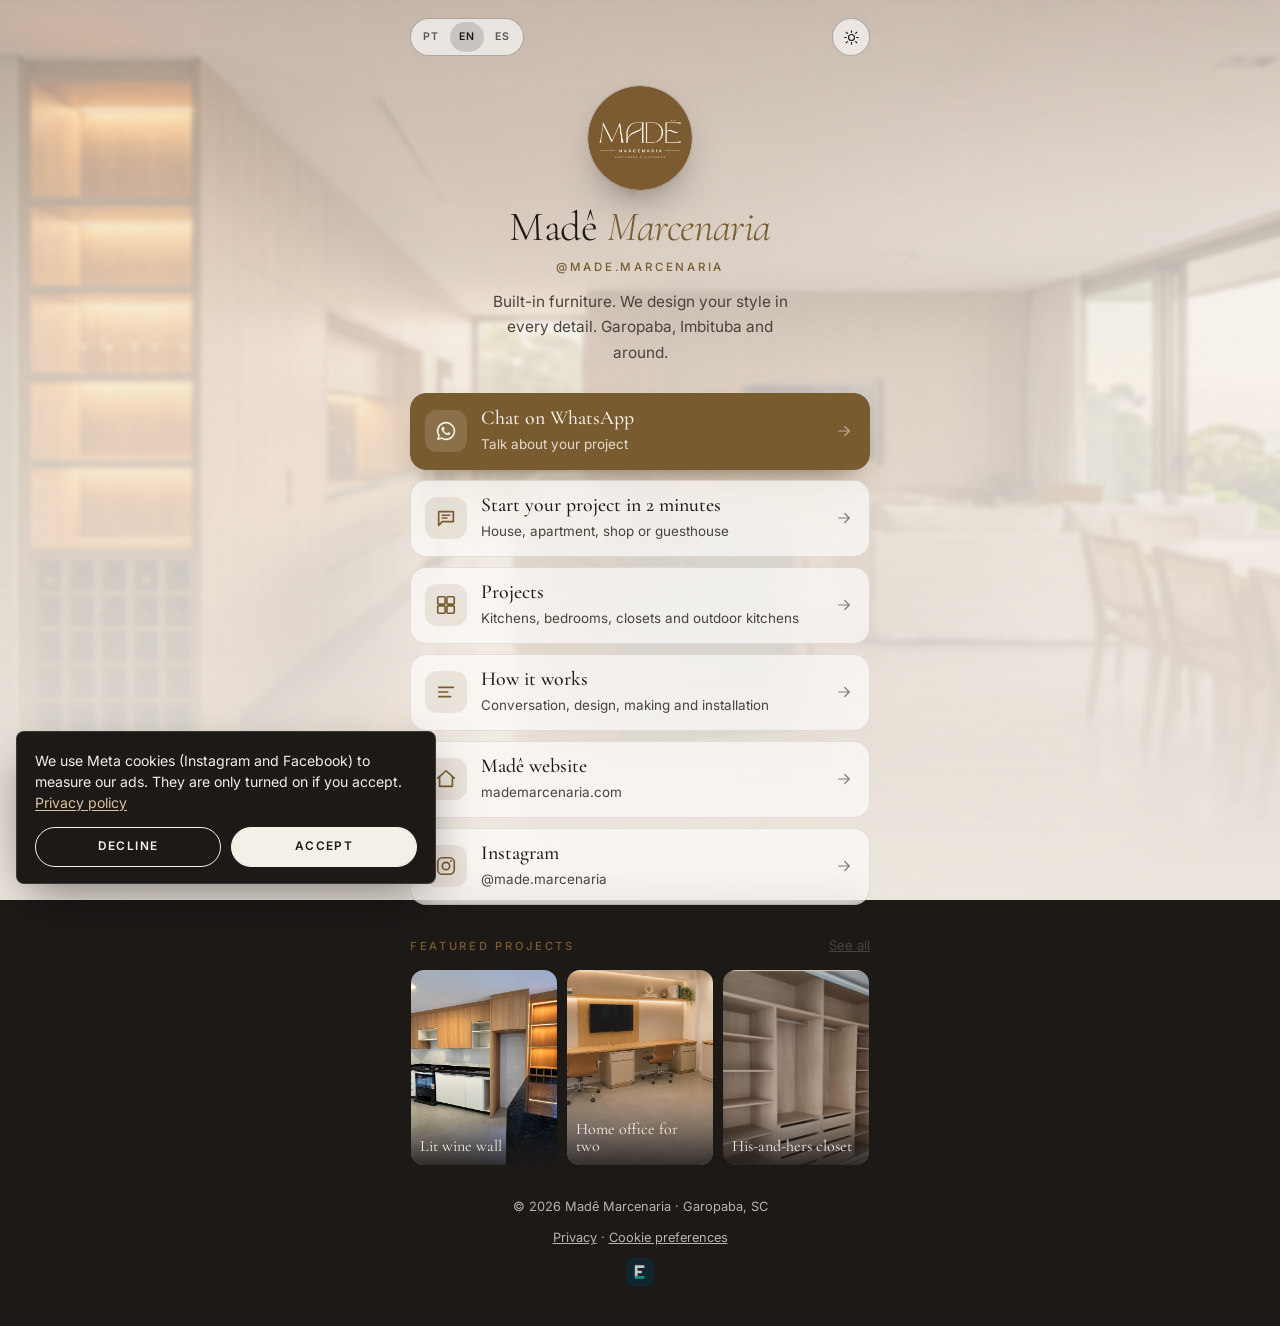
<file: links/index.html>
<!doctype html>
<html lang="pt-BR">
<head>
<meta charset="utf-8">
<meta name="viewport" content="width=device-width, initial-scale=1">
<title>Madê Marcenaria — todos os links</title>
<meta name="description" content="Fale no WhatsApp, veja os projetos e conheça a Madê Marcenaria: ambientes planejados em Garopaba, Imbituba e região.">
<!-- `noindex` de propósito: esta página não compete com o site no Google.
     Ela existe para uma coisa só — ser o link da bio do @made.marcenaria. -->
<meta name="robots" content="noindex, follow">
<link rel="canonical" href="https://www.mademarcenaria.com/links/">
<meta property="og:type" content="website">
<meta property="og:site_name" content="Madê Marcenaria">
<meta property="og:locale" content="pt_BR">
<meta property="og:title" content="Madê Marcenaria — todos os links">
<meta property="og:description" content="Fale no WhatsApp, veja os projetos e conheça a Madê Marcenaria.">
<meta property="og:url" content="https://www.mademarcenaria.com/links/">
<meta property="og:image" content="https://www.mademarcenaria.com/assets/og-image-1200x630.jpg">
<meta name="twitter:card" content="summary_large_image">
<meta name="theme-color" content="#1C1917">
<link rel="icon" href="../assets/favicon-32.png" sizes="32x32">
<link rel="apple-touch-icon" href="../assets/favicon-180.png">
<link rel="preconnect" href="https://fonts.googleapis.com">
<link rel="preconnect" href="https://fonts.gstatic.com" crossorigin>
<link rel="stylesheet" href="https://fonts.googleapis.com/css2?family=Cormorant+Garamond:ital,wght@0,300;0,400;0,500;1,400&family=Inter:wght@400;500;600&display=swap">
<link rel="stylesheet" href="../assets/styles.css">
<script>
  /* Tema antes de pintar a página (sem "piscar" claro → escuro).
     Escolha guardada no botão do topo; sem escolha, segue o sistema (CSS). */
  try { var t = localStorage.getItem('made:tema'); if (t === 'escuro' || t === 'claro') document.documentElement.setAttribute('data-tema', t); } catch (e) {}
  if (/\.github\.io$/.test(location.hostname)) { var mr = document.createElement('meta'); mr.name = 'robots'; mr.content = 'noindex, nofollow'; document.head.appendChild(mr); }
</script>


<style>
  /* Link da bio (refeito em 21/10/2026, pedido do Lucas: "mais moderno"). A folha do site traz
     os tokens; aqui fica só o que é desta página. Fundo = as duas capas do site alternando;
     véu, cartões e texto mudam com o tema (claro por padrão, escuro pelo botão ou pelo sistema). */
  .bio {
    --bio-veu: linear-gradient(180deg, rgb(244 239 231 / .55) 0%, rgb(244 239 231 / .78) 38%, rgb(244 239 231 / .94) 100%);
    --bio-cartao: rgb(255 255 255 / .62);
    --bio-cartao-hover: rgb(255 255 255 / .82);
    --bio-borda: rgb(28 25 23 / .1);
    --bio-texto: var(--grafite);
    --bio-suave: #4A433C;
    --bio-acento: var(--bronze);
  }
  :root[data-tema="escuro"] .bio {
    --bio-veu: linear-gradient(180deg, rgb(21 18 15 / .5) 0%, rgb(21 18 15 / .76) 38%, rgb(21 18 15 / .94) 100%);
    --bio-cartao: rgb(28 25 23 / .55);
    --bio-cartao-hover: rgb(42 37 33 / .78);
    --bio-borda: rgb(244 239 231 / .14);
    --bio-texto: var(--creme);
    --bio-suave: rgb(244 239 231 / .74);
    --bio-acento: var(--bronze-claro);
  }
  body.bio {
    min-height: 100svh; display: flex; flex-direction: column; align-items: center;
    padding: 0 20px 40px; background: var(--grafite); color: var(--bio-texto);
  }
  body.bio::after { display: none; }   /* sem o grão de papel do site: a foto já tem textura */

  .bio__fundo { position: fixed; inset: 0; z-index: -2; overflow: hidden; background: var(--grafite); }
  .bio__fundo img { position: absolute; inset: 0; width: 100%; height: 100%; object-fit: cover; object-position: 50% 40%; animation: respira 28s ease-in-out infinite alternate; }
  .bio__fundo .bio__alt { opacity: 0; animation: respira 28s ease-in-out infinite alternate, alterna 22s ease-in-out infinite; }
  .bio__fundo::after { content: ""; position: absolute; inset: 0; background: var(--bio-veu); -webkit-backdrop-filter: blur(2px); backdrop-filter: blur(2px); transition: background 400ms var(--ease); }

  .bio__topo { width: 100%; max-width: 460px; display: flex; justify-content: space-between; align-items: center; padding: 18px 0 0; }
  .bio__topo .idiomas, .bio__topo .tema-btn { background: var(--bio-cartao); -webkit-backdrop-filter: blur(12px); backdrop-filter: blur(12px); }

  .coluna { width: 100%; max-width: 460px; display: flex; flex-direction: column; align-items: center; }
  .bio__marca { margin-top: 30px; width: 104px; height: 104px; border-radius: 50%; box-shadow: 0 18px 40px -16px rgb(28 25 23 / .55), 0 0 0 1px var(--bio-borda); }
  .bio h1 { font-size: clamp(2.2rem, 9vw, 2.6rem); margin-top: 18px; font-weight: 300; letter-spacing: -.01em; text-align: center; }
  .bio h1 em { color: var(--bio-acento); }
  .bio__arroba { margin-top: 10px; font-size: .72rem; font-weight: 500; letter-spacing: .24em; text-transform: uppercase; color: var(--bio-acento); text-decoration: none; }
  .bio__frase { text-align: center; margin-top: 12px; max-width: 32ch; color: var(--bio-suave); font-size: .96rem; }

  .lista { width: 100%; display: flex; flex-direction: column; gap: 10px; margin-top: 28px; }
  .lk {
    display: flex; align-items: center; gap: 14px; width: 100%;
    background: var(--bio-cartao); border: 1px solid var(--bio-borda); border-radius: 16px; padding: 14px 16px 14px 14px;
    -webkit-backdrop-filter: blur(16px) saturate(1.2); backdrop-filter: blur(16px) saturate(1.2);
    text-decoration: none; color: var(--bio-texto);
    transition: transform 160ms var(--ease), background-color var(--dur) var(--ease), border-color var(--dur) var(--ease);
  }
  .lk:hover { background: var(--bio-cartao-hover); border-color: color-mix(in srgb, var(--bio-acento) 55%, transparent); }
  .lk:active { transform: scale(.985); }
  .lk .ico { flex: none; width: 42px; height: 42px; border-radius: 12px; display: grid; place-items: center; color: var(--bio-acento); background: color-mix(in srgb, var(--bio-acento) 12%, transparent); }
  .lk .ico svg { width: 22px; height: 22px; }
  .lk__txt { flex: 1; min-width: 0; }
  .lk b { display: block; font-family: var(--fonte-titulo); font-weight: 500; font-size: 1.24rem; line-height: 1.1; }
  .lk small { display: block; font-size: .84rem; color: var(--bio-suave); margin-top: 3px; }
  .lk__seta { flex: none; width: 18px; height: 18px; opacity: .55; transition: transform var(--dur) var(--ease), opacity var(--dur) var(--ease); }
  .lk:hover .lk__seta { transform: translateX(3px); opacity: 1; }

  /* Destaque: o WhatsApp é bronze, texto creme nos dois temas — a variante define a cor. */
  .lk--destaque { background: var(--bronze); border-color: var(--bronze); color: var(--creme); box-shadow: 0 16px 34px -18px rgb(94 71 36 / .9); }
  .lk--destaque:hover { background: var(--bronze-escuro); border-color: var(--bronze-escuro); }
  .lk--destaque .ico { color: var(--creme); background: rgb(244 239 231 / .14); }
  .lk--destaque small { color: rgb(244 239 231 / .86); }
  .lk[aria-disabled="true"] { opacity: .42; pointer-events: none; }

  /* Histórias: três projetos em destaque; cada um abre o capítulo dele no site. */
  .bio__secao { width: 100%; margin-top: 30px; display: flex; justify-content: space-between; align-items: baseline; }
  .bio__secao p { font-size: .7rem; font-weight: 500; letter-spacing: .24em; text-transform: uppercase; color: var(--bio-acento); }
  .bio__secao a { font-size: .82rem; color: var(--bio-suave); }
  .bio__historias { width: 100%; display: grid; grid-template-columns: repeat(3, 1fr); gap: 8px; margin-top: 12px; }
  .bio__hist { position: relative; aspect-ratio: 3 / 4; border-radius: 14px; overflow: hidden; display: block; color: var(--creme); text-decoration: none; border: 1px solid var(--bio-borda); }
  .bio__hist img { width: 100%; height: 100%; object-fit: cover; transition: transform 700ms var(--ease); }
  .bio__hist:hover img { transform: scale(1.06); }
  .bio__hist span { position: absolute; inset: auto 0 0 0; padding: 26px 9px 9px; font-family: var(--fonte-titulo); font-size: 1rem; line-height: 1.1; background: linear-gradient(180deg, transparent, rgb(28 25 23 / .85)); }

  /* O pé da bio fica sobre o fundo escuro nos dois temas: cor clara fixa (antes herdava o texto suave do tema claro, quase invisível). */
  .bio__rod { margin-top: 30px; text-align: center; font-size: .8rem; color: rgb(244 239 231 / .72); display: flex; flex-direction: column; align-items: center; gap: 10px; }
  .bio__rod a { color: inherit; }
  .bio__legal button { font: inherit; color: inherit; background: none; border: 0; padding: 0; text-decoration: underline; cursor: pointer; }

  /* Entrada em cascata, uma vez (o bloco de movimento reduzido da folha desliga). */
  .bio-entra { opacity: 0; transform: translateY(14px); animation: entra .8s var(--ease) forwards; }
  .lista .lk:nth-child(1) { animation-delay: .25s; } .lista .lk:nth-child(2) { animation-delay: .31s; }
  .lista .lk:nth-child(3) { animation-delay: .37s; } .lista .lk:nth-child(4) { animation-delay: .43s; }
  .lista .lk:nth-child(5) { animation-delay: .49s; } .lista .lk:nth-child(6) { animation-delay: .55s; }
  @media (prefers-reduced-motion: reduce) { .bio-entra { opacity: 1 !important; transform: none !important; } .bio__fundo img { animation: none !important; } }
</style>
</head>

<body class="bio" data-zap="5548992229202" data-insta="made.marcenaria" data-pixel="214079548223861">
<!-- Fundo: as mesmas duas capas do herói (geradas por IA, decisão 37), alternando devagar. -->
<div class="bio__fundo" aria-hidden="true">
  <img src="../assets/fotos/capa-ambiente.jpg" alt="" width="2560" height="1429" fetchpriority="high">
  <img class="bio__alt" src="../assets/fotos/capa-ambiente-2.jpg" alt="" width="2560" height="1429" decoding="async" fetchpriority="low">
</div>

<!-- Idioma e tema (pedido do Lucas, 21/10/2026 — antes o link da bio não tinha seletor, decisão 30). -->
<div class="bio__topo">
  <div class="idiomas" role="group" aria-label="Idioma" data-sem-traducao>
    <button type="button" data-idioma="pt" aria-pressed="true" lang="pt-BR" title="Português">PT</button>
    <button type="button" data-idioma="en" aria-pressed="false" lang="en" title="English">EN</button>
    <button type="button" data-idioma="es" aria-pressed="false" lang="es" title="Español">ES</button>
  </div>
  <button class="tema-btn" type="button" data-tema-botao aria-label="Mudar para tema escuro">
    <svg class="sol" viewBox="0 0 24 24" fill="none" stroke="currentColor" stroke-width="1.6" stroke-linecap="round" aria-hidden="true"><circle cx="12" cy="12" r="4.2"/><path d="M12 2.5v2.2M12 19.3v2.2M4.6 4.6l1.6 1.6M17.8 17.8l1.6 1.6M2.5 12h2.2M19.3 12h2.2M4.6 19.4l1.6-1.6M17.8 6.2l1.6-1.6"/></svg>
    <svg class="lua" viewBox="0 0 24 24" fill="none" stroke="currentColor" stroke-width="1.6" stroke-linecap="round" stroke-linejoin="round" aria-hidden="true"><path d="M20 14.5A8 8 0 0 1 9.5 4a8 8 0 1 0 10.5 10.5z"/></svg>
  </button>
</div>

<main class="coluna">

  <!-- Logo oficial: disco gerado de scripts/logo-2026/ (MADÊ vetorizado da arte da dona). -->
  <img class="bio__marca bio-entra" src="../assets/logo.png" alt="Madê Marcenaria" width="104" height="104">
  <h1 class="bio-entra" style="animation-delay: .08s" data-sem-traducao>Madê <em>Marcenaria</em></h1>
  <a class="bio__arroba bio-entra" style="animation-delay: .14s" data-insta-link href="https://www.instagram.com/made.marcenaria/" target="_blank" rel="noopener">@made.marcenaria</a>
  <p class="bio__frase bio-entra" style="animation-delay: .2s">Ambientes planejados. Projetamos seu estilo em cada detalhe. Garopaba, Imbituba e região.</p>

  <nav class="lista" aria-label="Links da Madê">
      <a class="bio-entra lk lk--destaque" href="../falar/?de=bio">
        <span class="ico"><svg viewBox="0 0 24 24" fill="currentColor" aria-hidden="true"><path d="M12 2a10 10 0 0 0-8.6 15.1L2 22l5.1-1.3A10 10 0 1 0 12 2zm0 18.2a8.2 8.2 0 0 1-4.2-1.2l-.3-.2-3 .8.8-2.9-.2-.3A8.2 8.2 0 1 1 12 20.2zm4.5-6.1c-.2-.1-1.5-.7-1.7-.8-.2-.1-.4-.1-.6.1-.2.2-.6.8-.8 1-.1.2-.3.2-.5.1-.7-.3-1.4-.7-2-1.3-.5-.5-1-1.1-1.3-1.7-.1-.2 0-.4.1-.5l.4-.5.3-.4v-.5l-.7-1.8c-.2-.5-.4-.4-.6-.4h-.5c-.2 0-.5.1-.7.3-.6.6-.9 1.3-.9 2.1 0 .9.4 1.8 1 2.6 1.1 1.6 2.6 2.9 4.4 3.6.5.2.9.3 1.3.4.5.1 1 .1 1.5 0 .6-.2 1.1-.6 1.4-1.1.1-.3.2-.7.1-1l-.4-.2z"/></svg></span>
        <span class="lk__txt">
          <b>Falar no WhatsApp</b>
          <small>Conversar sobre o seu projeto</small>
        </span>
        <svg class="lk__seta" viewBox="0 0 24 24" fill="none" stroke="currentColor" stroke-width="1.6" stroke-linecap="round" stroke-linejoin="round" aria-hidden="true"><path d="M5 12h14M13 6l6 6-6 6"/></svg>
      </a>

      <a class="bio-entra lk" href="../?utm_source=instagram&amp;utm_medium=bio&amp;utm_campaign=orcamento#orcamento">
        <span class="ico"><svg viewBox="0 0 24 24" fill="none" stroke="currentColor" stroke-width="1.8" stroke-linecap="round" stroke-linejoin="round" aria-hidden="true"><path d="M4 5h16v11H8l-4 4z"/><path d="M8 9h8M8 12h5"/></svg></span>
        <span class="lk__txt">
          <b>Comece seu projeto em 2 minutos</b>
          <small>Casa, apartamento, comércio ou pousada</small>
        </span>
        <svg class="lk__seta" viewBox="0 0 24 24" fill="none" stroke="currentColor" stroke-width="1.6" stroke-linecap="round" stroke-linejoin="round" aria-hidden="true"><path d="M5 12h14M13 6l6 6-6 6"/></svg>
      </a>

      <a class="bio-entra lk" href="../?utm_source=instagram&amp;utm_medium=bio&amp;utm_campaign=links#projetos">
        <span class="ico"><svg viewBox="0 0 24 24" fill="none" stroke="currentColor" stroke-width="1.8" stroke-linecap="round" stroke-linejoin="round" aria-hidden="true"><rect x="3" y="3" width="8" height="8" rx="1"/><rect x="13" y="3" width="8" height="8" rx="1"/><rect x="3" y="13" width="8" height="8" rx="1"/><rect x="13" y="13" width="8" height="8" rx="1"/></svg></span>
        <span class="lk__txt">
          <b>Projetos</b>
          <small>Cozinhas, quartos, closets e áreas gourmet</small>
        </span>
        <svg class="lk__seta" viewBox="0 0 24 24" fill="none" stroke="currentColor" stroke-width="1.6" stroke-linecap="round" stroke-linejoin="round" aria-hidden="true"><path d="M5 12h14M13 6l6 6-6 6"/></svg>
      </a>

      <a class="bio-entra lk" href="../?utm_source=instagram&amp;utm_medium=bio&amp;utm_campaign=links#processo">
        <span class="ico"><svg viewBox="0 0 24 24" fill="none" stroke="currentColor" stroke-width="1.8" stroke-linecap="round" stroke-linejoin="round" aria-hidden="true"><path d="M4 7h16M4 12h10M4 17h13"/></svg></span>
        <span class="lk__txt">
          <b>Como funciona</b>
          <small>Conversa, projeto, produção e montagem</small>
        </span>
        <svg class="lk__seta" viewBox="0 0 24 24" fill="none" stroke="currentColor" stroke-width="1.6" stroke-linecap="round" stroke-linejoin="round" aria-hidden="true"><path d="M5 12h14M13 6l6 6-6 6"/></svg>
      </a>

      <a class="bio-entra lk" href="../?utm_source=instagram&amp;utm_medium=bio&amp;utm_campaign=links">
        <span class="ico"><svg viewBox="0 0 24 24" fill="none" stroke="currentColor" stroke-width="1.8" stroke-linecap="round" stroke-linejoin="round" aria-hidden="true"><path d="M3 11 12 3l9 8"/><path d="M5 10v10h14V10"/></svg></span>
        <span class="lk__txt">
          <b>Site da Madê</b>
                    <small>mademarcenaria.com</small>
        </span>
        <svg class="lk__seta" viewBox="0 0 24 24" fill="none" stroke="currentColor" stroke-width="1.6" stroke-linecap="round" stroke-linejoin="round" aria-hidden="true"><path d="M5 12h14M13 6l6 6-6 6"/></svg>
      </a>

      <a class="bio-entra lk" href="https://www.instagram.com/made.marcenaria/" data-insta-link target="_blank" rel="noopener">
        <span class="ico"><svg viewBox="0 0 24 24" fill="none" stroke="currentColor" stroke-width="1.8" stroke-linecap="round" stroke-linejoin="round" aria-hidden="true"><rect x="3" y="3" width="18" height="18" rx="5"/><circle cx="12" cy="12" r="4"/><circle cx="17.4" cy="6.6" r="1.1" fill="currentColor" stroke="none"/></svg></span>
        <span class="lk__txt">
          <b>Instagram</b>
          <small>@made.marcenaria</small>
        </span>
        <svg class="lk__seta" viewBox="0 0 24 24" fill="none" stroke="currentColor" stroke-width="1.6" stroke-linecap="round" stroke-linejoin="round" aria-hidden="true"><path d="M5 12h14M13 6l6 6-6 6"/></svg>
      </a>
  </nav>

  <div class="bio__secao bio-entra" style="animation-delay: .6s">
    <p>Projetos em destaque</p>
    <a href="../?utm_source=instagram&amp;utm_medium=bio&amp;utm_campaign=historias#historias">Ver todos</a>
  </div>
  <div class="bio__historias bio-entra" style="animation-delay: .66s">
        <a class="bio__hist" href="../?utm_source=instagram&amp;utm_medium=bio&amp;utm_campaign=historias#historia-adega">
          <img src="../assets/fotos/cozinha-adega.jpg" alt="" width="1080" height="1350" loading="lazy" decoding="async">
          <span>Adega iluminada</span>
        </a>
        <a class="bio__hist" href="../?utm_source=instagram&amp;utm_medium=bio&amp;utm_campaign=historias#historia-escritorio">
          <img src="../assets/fotos/escritorio.jpg" alt="" width="1080" height="1350" loading="lazy" decoding="async">
          <span>Escritório para dois</span>
        </a>
        <a class="bio__hist" href="../?utm_source=instagram&amp;utm_medium=bio&amp;utm_campaign=historias#historia-closet">
          <img src="../assets/fotos/closet.jpg" alt="" width="710" height="888" loading="lazy" decoding="async">
          <span>Closet ele e ela</span>
        </a>
  </div>

  <div class="bio__rod">
    <span>© <span data-ano>2026</span> Madê Marcenaria · Garopaba, SC</span>
    <span class="bio__legal"><a href="../privacidade/">Privacidade</a> · <button type="button" data-cookies>Preferências de cookies</button></span>
    <!-- Crédito do desenvolvedor igual ao da Target: ícone oficial da Extrema (cópia de Target/public/img/extrema-consultoria.svg). -->
    <a class="credito-dev" href="https://extremaconsultoria.com.br/" target="_blank" rel="noopener" title="Desenvolvido por Extrema Consultoria"><img src="../assets/extrema-consultoria.svg" width="28" height="28" alt="Desenvolvido por Extrema Consultoria" loading="lazy" decoding="async"></a>
  </div>

</main>

<script src="../assets/i18n.js" defer></script>
<script src="../assets/site.js" defer></script>
<script src="../assets/medir.js" defer></script>
<script src="../assets/pixel.js" defer></script>
</body>
</html>
</file>
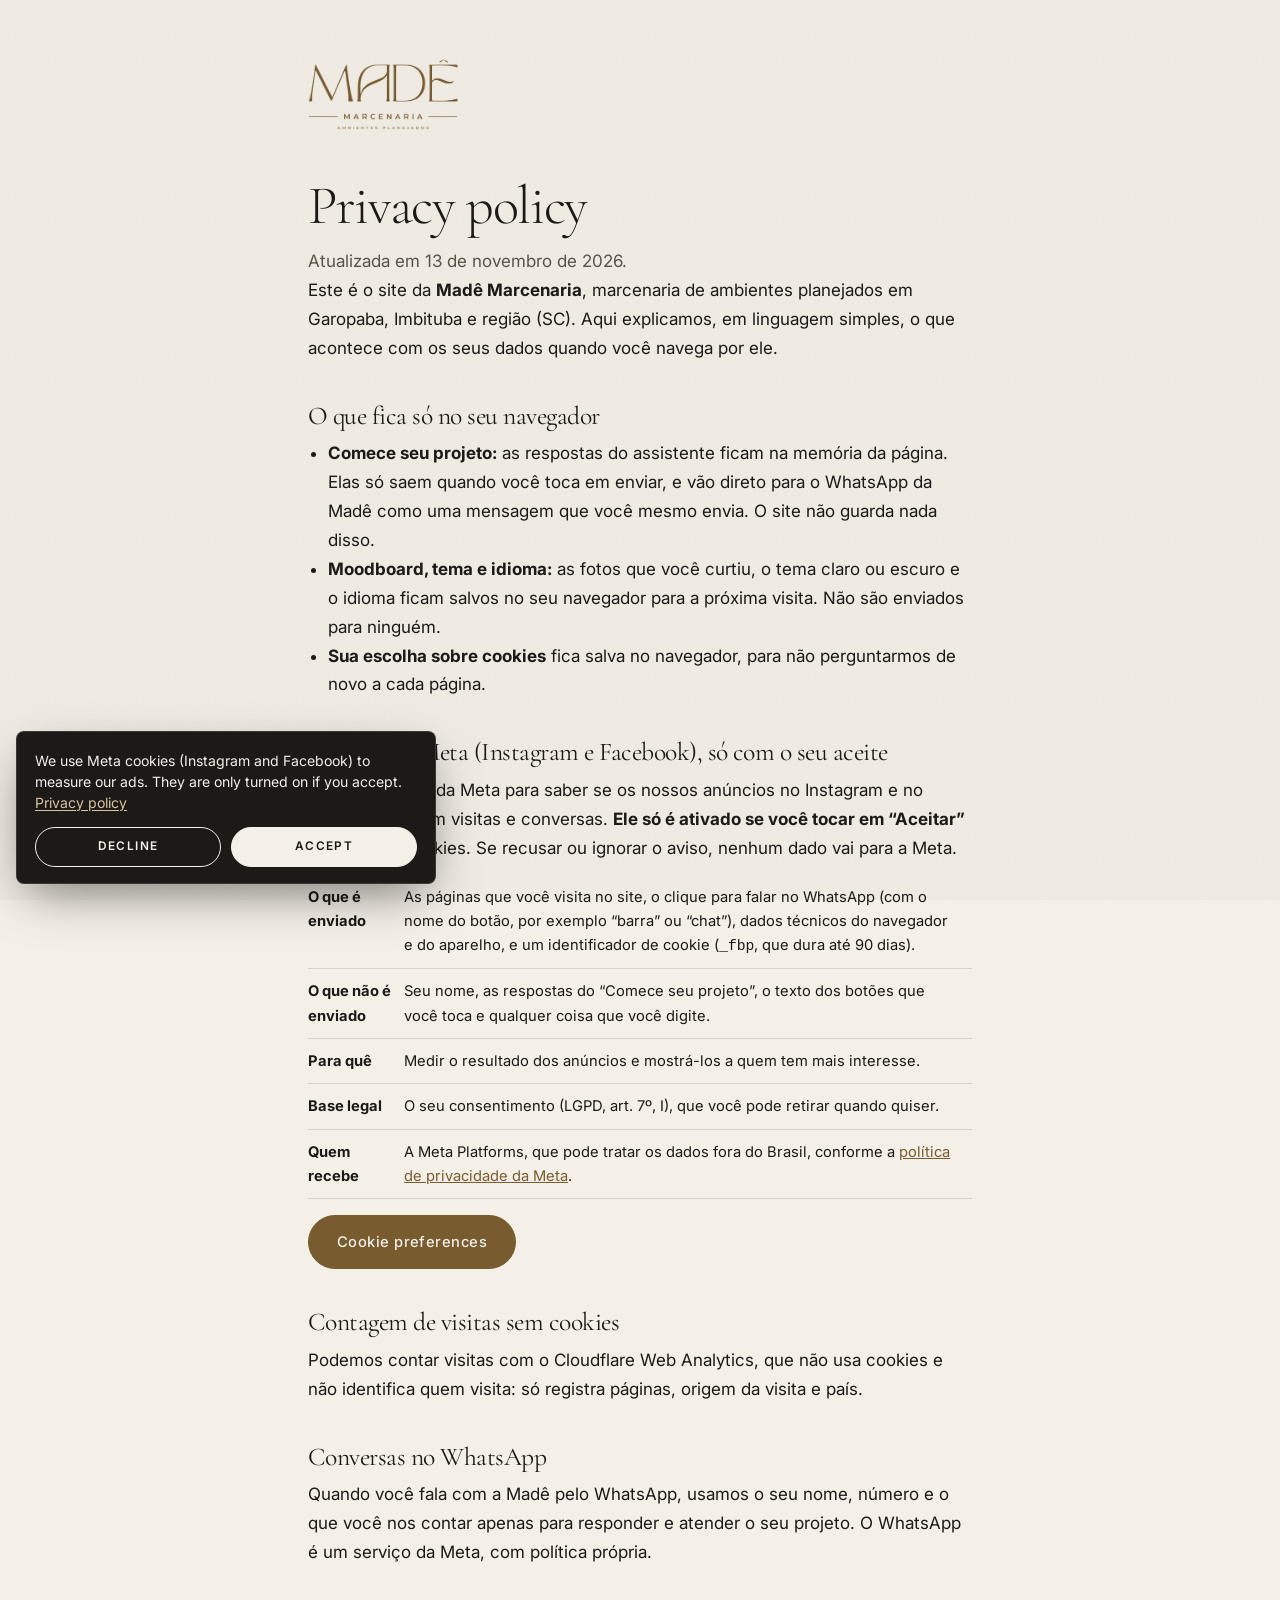
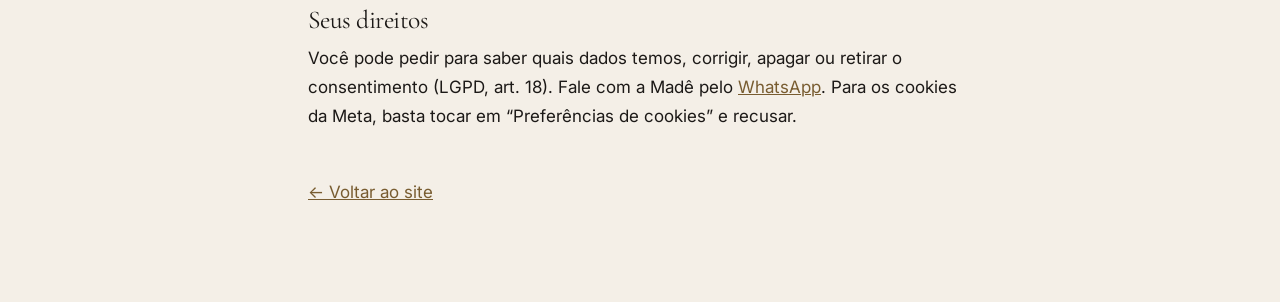
<file: privacidade/index.html>
<!doctype html>
<html lang="pt-BR">
<head>
<meta charset="utf-8">
<meta name="viewport" content="width=device-width, initial-scale=1">
<title>Política de privacidade — Madê Marcenaria</title>
<meta name="description" content="Como o site da Madê Marcenaria trata dados e cookies: o que fica no seu navegador, o que vai para a Meta e só com o seu aceite.">
<link rel="canonical" href="https://www.mademarcenaria.com/privacidade/">
<meta name="theme-color" content="#F4EFE7">
<link rel="icon" href="../assets/favicon-32.png" sizes="32x32">
<link rel="apple-touch-icon" href="../assets/favicon-180.png">
<link rel="preconnect" href="https://fonts.googleapis.com">
<link rel="preconnect" href="https://fonts.gstatic.com" crossorigin>
<link rel="stylesheet" href="https://fonts.googleapis.com/css2?family=Cormorant+Garamond:ital,wght@0,300;0,400;0,500;1,400&family=Inter:wght@400;500;600&display=swap">
<link rel="stylesheet" href="../assets/styles.css">
<script>
  try { var t = localStorage.getItem('made:tema'); if (t === 'escuro' || t === 'claro') document.documentElement.setAttribute('data-tema', t); } catch (e) {}
</script>
<style>
  .politica { max-width: 760px; margin: 0 auto; padding: 56px var(--gutter) 96px; }
  .politica .marca { display: inline-block; color: var(--acento); margin-bottom: 40px; }
  .politica .marca__letreiro { width: 150px; height: 74px; }
  .politica h1 { font-family: var(--fonte-titulo); font-weight: 300; font-size: clamp(2.2rem, 6vw, 3.4rem); line-height: 1.05; margin: 0 0 12px; }
  .politica h2 { font-family: var(--fonte-titulo); font-weight: 400; font-size: 1.6rem; margin: 40px 0 10px; }
  .politica p, .politica li { line-height: 1.7; color: var(--texto); }
  .politica ul { padding-left: 1.2em; }
  .politica a { color: var(--acento); }
  .politica .suave { color: var(--texto-suave); }
  .politica table { width: 100%; border-collapse: collapse; font-size: .92rem; margin: 12px 0; }
  .politica th, .politica td { text-align: left; vertical-align: top; padding: 10px 12px 10px 0; border-bottom: 1px solid var(--linha); }
  .politica .acoes { display: flex; flex-wrap: wrap; gap: 12px; margin-top: 16px; }
</style>
</head>
<body data-zap="5548992229202" data-insta="made.marcenaria" data-pixel="214079548223861">
<main class="politica">
  <a class="marca" href="../" aria-label="Madê Marcenaria — início"><span class="marca__letreiro" aria-hidden="true"></span></a>

  <h1>Política de privacidade</h1>
  <p class="suave">Atualizada em 13 de novembro de 2026.</p>

  <!-- TODO: confirmar com a dona — responsável e canal de contato para pedidos de titular. -->
  <p>Este é o site da <strong>Madê Marcenaria</strong>, marcenaria de ambientes planejados em Garopaba, Imbituba e região (SC). Aqui explicamos, em linguagem simples, o que acontece com os seus dados quando você navega por ele.</p>

  <h2>O que fica só no seu navegador</h2>
  <ul>
    <li><strong>Comece seu projeto:</strong> as respostas do assistente ficam na memória da página. Elas só saem quando você toca em enviar, e vão direto para o WhatsApp da Madê como uma mensagem que você mesmo envia. O site não guarda nada disso.</li>
    <li><strong>Moodboard, tema e idioma:</strong> as fotos que você curtiu, o tema claro ou escuro e o idioma ficam salvos no seu navegador para a próxima visita. Não são enviados para ninguém.</li>
    <li><strong>Sua escolha sobre cookies</strong> fica salva no navegador, para não perguntarmos de novo a cada página.</li>
  </ul>

  <h2>Cookies da Meta (Instagram e Facebook), só com o seu aceite</h2>
  <p>Usamos o Pixel da Meta para saber se os nossos anúncios no Instagram e no Facebook trazem visitas e conversas. <strong>Ele só é ativado se você tocar em “Aceitar”</strong> no aviso de cookies. Se recusar ou ignorar o aviso, nenhum dado vai para a Meta.</p>
  <table>
    <tr><th>O que é enviado</th><td>As páginas que você visita no site, o clique para falar no WhatsApp (com o nome do botão, por exemplo “barra” ou “chat”), dados técnicos do navegador e do aparelho, e um identificador de cookie (<code>_fbp</code>, que dura até 90 dias).</td></tr>
    <tr><th>O que não é enviado</th><td>Seu nome, as respostas do “Comece seu projeto”, o texto dos botões que você toca e qualquer coisa que você digite.</td></tr>
    <tr><th>Para quê</th><td>Medir o resultado dos anúncios e mostrá-los a quem tem mais interesse.</td></tr>
    <tr><th>Base legal</th><td>O seu consentimento (LGPD, art. 7º, I), que você pode retirar quando quiser.</td></tr>
    <tr><th>Quem recebe</th><td>A Meta Platforms, que pode tratar os dados fora do Brasil, conforme a <a href="https://www.facebook.com/privacy/policy/" target="_blank" rel="noopener">política de privacidade da Meta</a>.</td></tr>
  </table>
  <div class="acoes">
    <button class="btn btn--bronze" type="button" data-cookies>Preferências de cookies</button>
  </div>

  <h2>Contagem de visitas sem cookies</h2>
  <p>Podemos contar visitas com o Cloudflare Web Analytics, que não usa cookies e não identifica quem visita: só registra páginas, origem da visita e país.</p>

  <h2>Conversas no WhatsApp</h2>
  <p>Quando você fala com a Madê pelo WhatsApp, usamos o seu nome, número e o que você nos contar apenas para responder e atender o seu projeto. O WhatsApp é um serviço da Meta, com política própria.</p>

  <h2>Seus direitos</h2>
  <p>Você pode pedir para saber quais dados temos, corrigir, apagar ou retirar o consentimento (LGPD, art. 18). Fale com a Madê pelo <a href="../falar/?de=privacidade">WhatsApp</a>. Para os cookies da Meta, basta tocar em “Preferências de cookies” e recusar.</p>

  <p class="suave" style="margin-top:48px"><a href="../">← Voltar ao site</a></p>
</main>
<script src="../assets/i18n.js" defer></script>
<script src="../assets/site.js" defer></script>
<script src="../assets/pixel.js" defer></script>
</body>
</html>
</file>
<file: assets/styles.css>
/* ============================================================
   Madê Marcenaria — Garopaba, Imbituba e região
   Design system do site. Esta folha é a fonte da verdade visual.

   Norte: "ateliê de marcenaria — madeira, luz e silêncio", com um toque
   contemporâneo: tipografia grande, mosaico de projetos, faixa de
   materiais em movimento lento, vidro fosco nos elementos flutuantes.
   Fundo claro; o escuro é o herói e o rodapé, onde o letreiro creme
   aparece como no Instagram.
   ============================================================ */

:root {
  /* As cores saem do logo e das fotos da casa. O bronze foi amostrado do
     disco do logo (arte oficial, post fixado do Instagram, 17/10/2026). */
  --creme: #F4EFE7;
  --creme-2: #EBE3D6;
  --grafite: #1C1917;
  --grafite-2: #2A2521;
  --texto: #1C1917;
  --texto-suave: #5C544C;    /* ≈ 6:1 sobre creme */
  --bronze: #785C30;         /* ação, kicker (≈ 5,5:1 sobre creme) */
  --bronze-escuro: #5E4724;
  --bronze-claro: #B08E5E;   /* só SOBRE O GRAFITE */
  --madeira: #D9C3A1;
  --salvia: #7E8C70;         /* decorativo — nunca texto */
  --linha: rgb(28 25 23 / .12);
  --linha-escura: rgb(244 239 231 / .14);

  --s1: 8px; --s2: 16px; --s3: 24px; --s4: 32px; --s5: 48px; --s6: 64px; --s7: 80px; --s8: 120px;
  --radius-btn: 999px;
  --radius-card: 6px;
  --radius-img: 4px;
  --maxw: 1280px;
  --gutter: 22px;
  --topo-altura: 76px;

  --fonte-titulo: "Cormorant Garamond", Georgia, "Times New Roman", serif;
  --fonte-corpo: Inter, "Segoe UI", system-ui, -apple-system, sans-serif;

  --sombra: 0 24px 60px -30px rgb(28 25 23 / .45);
  --sombra-flutuante: 0 18px 50px -12px rgb(28 25 23 / .35);
  --dur: 240ms;
  --ease: cubic-bezier(.2, .7, .2, 1);

  /* Papéis (o tema escuro troca só estes). As faixas que já são escuras
     (herói, Monte seu ambiente, chamada, rodapé) usam --grafite/--creme
     direto e ficam iguais nos dois temas. */
  --fundo: var(--creme);
  --fundo-2: var(--creme-2);
  --superficie: #FFFFFF;
  --acento: var(--bronze);               /* bronze como TEXTO */
  --invertido-fundo: var(--grafite);
  --invertido-texto: var(--creme);
  --vidro: rgb(244 239 231 / .86);
  --campo-borda: rgb(28 25 23 / .22);
  --dica-texto: #3F4836;
  color-scheme: light;
}

/* Tema escuro: escolha da pessoa (botão no topo) ou do sistema. */
:root[data-tema="escuro"] {
  --fundo: #15120F; --fundo-2: #1E1A16; --superficie: #27221D;
  --texto: #EDE6DB; --texto-suave: #B3A897; --acento: #CDA977;
  --linha: rgb(244 239 231 / .12);
  --invertido-fundo: var(--creme); --invertido-texto: var(--grafite);
  --vidro: rgb(21 18 15 / .82); --campo-borda: rgb(244 239 231 / .22); --dica-texto: #CBD5BD;
  --sombra-flutuante: 0 18px 50px -12px rgb(0 0 0 / .6);
  color-scheme: dark;
}
@media (prefers-color-scheme: dark) {
  :root:not([data-tema="claro"]) {
    --fundo: #15120F; --fundo-2: #1E1A16; --superficie: #27221D;
    --texto: #EDE6DB; --texto-suave: #B3A897; --acento: #CDA977;
    --linha: rgb(244 239 231 / .12);
    --invertido-fundo: var(--creme); --invertido-texto: var(--grafite);
    --vidro: rgb(21 18 15 / .82); --campo-borda: rgb(244 239 231 / .22); --dica-texto: #CBD5BD;
    --sombra-flutuante: 0 18px 50px -12px rgb(0 0 0 / .6);
    color-scheme: dark;
  }
}

*, *::before, *::after { box-sizing: border-box; }
* { margin: 0; }

html { scroll-behavior: smooth; scroll-padding-top: var(--topo-altura); }

body {
  background: var(--fundo);
  transition: background-color 400ms var(--ease), color 400ms var(--ease);
  color: var(--texto);
  font-family: var(--fonte-corpo);
  font-size: 17px;
  line-height: 1.65;
  -webkit-font-smoothing: antialiased;
  overflow-x: hidden;
}

/* ------------------------------------------------------------
   Movimento: um bloco só, e ele desliga tudo — revelação, parallax,
   faixa de materiais, digitação do assistente e rolagem suave.
   ------------------------------------------------------------ */
@media (prefers-reduced-motion: reduce) {
  html { scroll-behavior: auto; }
  *, *::before, *::after {
    animation-duration: .01ms !important;
    animation-iteration-count: 1 !important;
    transition-duration: .01ms !important;
    scroll-behavior: auto !important;
  }
  .sobe { opacity: 1 !important; transform: none !important; clip-path: none !important; }
  .heroi__fundo { transform: none !important; }
  .faixa__trilho { animation: none !important; transform: none !important; }
  .entra { opacity: 1 !important; transform: none !important; animation: none !important; }
  .heroi__fundo img { animation: none !important; }
}

img { display: block; max-width: 100%; height: auto; }
a { color: inherit; }
button { font: inherit; color: inherit; }
:focus-visible { outline: 2px solid var(--acento); outline-offset: 3px; }
.heroi :focus-visible, .rodape :focus-visible, .escuro :focus-visible { outline-color: var(--bronze-claro); }

.container { width: 100%; max-width: var(--maxw); margin: 0 auto; padding: 0 var(--gutter); }
@media (min-width: 900px) { :root { --gutter: 48px; } }

.visualmente-oculto { position: absolute; width: 1px; height: 1px; overflow: hidden; clip: rect(0 0 0 0); white-space: nowrap; }

/* ------------------------------------------------------------
   Tipografia
   ------------------------------------------------------------ */
h1, h2, h3, .display { font-family: var(--fonte-titulo); font-weight: 400; line-height: 1.04; letter-spacing: -.015em; }
h1 { font-size: clamp(3.2rem, 9.2vw, 8.4rem); font-weight: 300; line-height: .96; letter-spacing: -.025em; }
h2 { font-size: clamp(2.4rem, 5.4vw, 4.6rem); font-weight: 300; letter-spacing: -.02em; }
h3 { font-size: 1.65rem; }
h2 em, h1 em { font-style: italic; }
p { max-width: 62ch; }

.kicker {
  display: inline-flex; align-items: center; gap: 12px;
  font-size: .74rem; font-weight: 500; letter-spacing: .22em; text-transform: uppercase;
  color: var(--acento);
}
.kicker::before { content: ""; width: 28px; height: 1px; background: currentColor; opacity: .7; }
.kicker:has(.kicker__num)::before { display: none; }
.kicker__num { font-family: var(--fonte-titulo); font-size: 1.05rem; letter-spacing: .04em; font-style: italic; text-transform: none; padding-right: 14px; margin-right: 2px; border-right: 1px solid currentColor; line-height: 1; opacity: .9; }
.escuro .kicker { color: var(--bronze-claro); }
.heroi .kicker { color: var(--madeira); text-shadow: 0 1px 12px rgb(28 25 23 / .6); }
.suave { color: var(--texto-suave); }

/* ------------------------------------------------------------
   Botões — a cor do texto vem da variante, nunca do contexto.
   ------------------------------------------------------------ */
.btn {
  display: inline-flex; align-items: center; justify-content: center; gap: 10px;
  min-height: 52px; padding: 14px 28px;
  border-radius: var(--radius-btn); border: 1px solid transparent;
  font-weight: 500; font-size: .92rem; letter-spacing: .03em; text-decoration: none;
  cursor: pointer; white-space: nowrap;
  transition: background-color var(--dur) var(--ease), border-color var(--dur) var(--ease), transform var(--dur) var(--ease), box-shadow var(--dur) var(--ease);
}
.btn:hover { transform: translateY(-1px); }
.btn:active { transform: scale(.985); }
.btn svg { width: 20px; height: 20px; flex: none; }
.seta { width: 18px !important; height: 18px !important; transition: transform var(--dur) var(--ease); }
.btn:hover .seta, .link-seta:hover .seta { transform: translateX(4px); }

/* Link com seta — ação secundária, mais leve que um segundo botão. */
.link-seta {
  display: inline-flex; align-items: center; gap: 10px; min-height: 44px;
  background: none; border: 0; padding: 0; cursor: pointer;
  font: 500 .92rem/1 var(--fonte-corpo); letter-spacing: .03em; color: var(--acento); text-decoration: none;
  background-image: linear-gradient(currentColor, currentColor); background-size: 0 1px; background-repeat: no-repeat; background-position: 0 calc(100% - 10px);
  transition: background-size var(--dur) var(--ease);
}
.link-seta:hover { background-size: calc(100% - 28px) 1px; }
.link-seta--claro { color: var(--creme); }
.btn[aria-disabled="true"] { opacity: .45; pointer-events: none; }

.btn--bronze { background: var(--bronze); color: var(--creme); border-color: var(--bronze); }
.btn--bronze:hover { background: var(--bronze-escuro); border-color: var(--bronze-escuro); box-shadow: 0 10px 24px -12px rgb(94 71 36 / .7); }

.btn--creme { background: var(--creme); color: var(--grafite); border-color: var(--creme); }
.btn--creme:hover { background: #fff; border-color: #fff; }

.btn--linha { background: transparent; color: var(--acento); border-color: var(--acento); }
.btn--linha:hover { background: rgb(120 92 48 / .08); }

.btn--linha-clara { background: rgb(244 239 231 / .06); color: var(--creme); border-color: rgb(244 239 231 / .45); -webkit-backdrop-filter: blur(8px); backdrop-filter: blur(8px); }
.btn--linha-clara:hover { border-color: var(--creme); background: rgb(244 239 231 / .14); }

.btn--zap { background: var(--bronze); color: var(--creme); border-color: var(--bronze); }
.btn--zap:hover { background: var(--bronze-escuro); border-color: var(--bronze-escuro); }

/* ------------------------------------------------------------
   Logo. O letreiro é a arte oficial da casa recortada do fundo
   (assets/logo-letreiro.png: o MADÊ da arte vetorizado + "Marcenaria", ver scripts/logo-2026/) e usado como
   MÁSCARA: a cor vem de currentColor — creme sobre o herói, bronze no
   topo claro. Nada é redesenhado.
   ------------------------------------------------------------ */
.marca { display: inline-flex; align-items: center; text-decoration: none; color: inherit; }
.marca__letreiro {
  display: block; width: 140px; aspect-ratio: 358 / 177;
  background: currentColor;
  -webkit-mask: url("logo-letreiro.png") center / contain no-repeat;
          mask: url("logo-letreiro.png") center / contain no-repeat;
}
.marca__disco { width: 64px; height: 64px; border-radius: 50%; }

/* ------------------------------------------------------------
   Topo
   ------------------------------------------------------------ */
.topo {
  position: fixed; inset: 0 0 auto 0; z-index: 50;
  height: var(--topo-altura); display: flex; align-items: center;
  color: var(--creme);
  transition: background-color var(--dur) var(--ease), color var(--dur) var(--ease), box-shadow var(--dur) var(--ease);
}
.topo .container { display: flex; align-items: center; justify-content: space-between; gap: var(--s3); }
.topo.fixo {
  background: var(--vidro);
  -webkit-backdrop-filter: blur(14px) saturate(1.2); backdrop-filter: blur(14px) saturate(1.2);
  color: var(--texto); box-shadow: 0 1px 0 var(--linha);
}
.topo.fixo .marca { color: var(--acento); }

.menu { display: flex; align-items: center; gap: var(--s4); }
.menu a { text-decoration: none; font-size: .72rem; font-weight: 500; letter-spacing: .18em; text-transform: uppercase; opacity: .85; }
.menu a:hover { opacity: 1; }
.menu .btn { min-height: 42px; padding: 10px 20px; font-size: .72rem; letter-spacing: .16em; text-transform: uppercase; opacity: 1; }
/* O CTA do topo tem variante própria por estado; a cor NÃO vem de .menu a. */
.topo:not(.fixo) .menu .btn--topo { background: transparent; color: var(--creme); border-color: rgb(244 239 231 / .55); }
.topo:not(.fixo) .menu .btn--topo:hover { background: var(--creme); color: var(--grafite); border-color: var(--creme); }
.topo.fixo .menu .btn--topo { background: var(--bronze); color: var(--creme); border-color: var(--bronze); }
.topo.fixo .menu .btn--topo:hover { background: var(--bronze-escuro); border-color: var(--bronze-escuro); }

.menu-btn { display: none; appearance: none; background: transparent; border: 0; cursor: pointer; width: 44px; height: 44px; padding: 0; align-items: center; justify-content: center; }
.menu-btn span { display: block; width: 24px; height: 1.5px; background: currentColor; position: relative; }
.menu-btn span::before, .menu-btn span::after { content: ""; position: absolute; left: 0; width: 24px; height: 1.5px; background: currentColor; }
.menu-btn span::before { top: -7px; } .menu-btn span::after { top: 7px; }

@media (max-width: 979px) {
  .menu-btn { display: inline-flex; }
  .marca__letreiro { width: 112px; }
  .menu {
    position: fixed; inset: var(--topo-altura) 0 auto 0;
    flex-direction: column; align-items: stretch; gap: 0;
    background: var(--fundo); color: var(--texto);
    padding: var(--s2) var(--gutter) var(--s4);
    box-shadow: 0 30px 40px -30px rgb(28 25 23 / .4);
    transform: translateY(-8px); opacity: 0; pointer-events: none;
    transition: opacity var(--dur) var(--ease), transform var(--dur) var(--ease);
  }
  .menu.aberto { opacity: 1; transform: none; pointer-events: auto; }
  .menu a:not(.btn) { padding: 14px 0; border-bottom: 1px solid var(--linha); font-size: 1.05rem; }
  .menu .btn { margin-top: var(--s2); }
  .topo:not(.fixo) .menu .btn--topo, .topo.fixo .menu .btn--topo { background: var(--bronze); color: var(--creme); border-color: var(--bronze); }
}

/* ------------------------------------------------------------
   Herói — foto real de projeto, tipo grande, CTA de pré-orçamento.
   ------------------------------------------------------------ */
.heroi {
  position: relative; min-height: 100svh; min-height: 100vh;
  display: grid; align-items: end;
  background: var(--grafite); color: var(--creme);
  overflow: hidden;
  padding: calc(var(--topo-altura) + var(--s6)) 0 var(--s7);
}
.heroi__fundo { position: absolute; inset: -10% 0 0 0; z-index: 0; will-change: transform; }
.heroi__fundo img { position: absolute; inset: 0; width: 100%; height: 100%; object-fit: cover; object-position: 50% 50%; }
/* Duas capas (21/10/2026) que se alternam devagar: a segunda entra por cima e sai.
   Sem animação (prefers-reduced-motion), a segunda fica invisível e só a primeira aparece. */
.heroi__fundo .heroi__alt { opacity: 0; }
.heroi__veu {
  position: absolute; inset: 0; z-index: 1;
  background:
    linear-gradient(180deg, rgb(28 25 23 / .5) 0%, rgb(28 25 23 / .12) 30%, rgb(28 25 23 / .3) 60%, rgb(28 25 23 / .9) 100%),
    linear-gradient(90deg, rgb(28 25 23 / .82) 0%, rgb(28 25 23 / .5) 45%, rgb(28 25 23 / .15) 80%);
}
.heroi .container { position: relative; z-index: 2; }
.heroi { padding-bottom: calc(var(--s7) + 40px); }
.heroi__texto { max-width: 1100px; }
.sobrelinha { font-size: .74rem; font-weight: 500; letter-spacing: .32em; text-transform: uppercase; color: var(--madeira); text-shadow: 0 1px 12px rgb(28 25 23 / .6); }
.heroi h1 { margin-top: var(--s3); }
.heroi h1 .linha { display: block; overflow: hidden; padding-bottom: .06em; }
.heroi h1 .linha > * { display: inline-block; }
.heroi h1 em { color: var(--madeira); font-weight: 300; }
.heroi__base { display: grid; gap: var(--s4); margin-top: var(--s5); align-items: end; }
@media (min-width: 900px) { .heroi__base { grid-template-columns: minmax(0, 38ch) auto; justify-content: space-between; gap: var(--s6); } }
.heroi__base p { font-size: 1.04rem; color: rgb(244 239 231 / .82); max-width: 38ch; }
.heroi__acoes { display: flex; flex-wrap: wrap; align-items: center; gap: 28px; }

/* Entrada ao carregar: as linhas do título sobem de dentro da própria linha. */
.entra { opacity: 0; transform: translateY(40%); animation: entra 1.1s var(--ease) forwards; }
.heroi h1 .entra { transform: translateY(105%); }
.entra--1 { animation-delay: .15s; } .entra--2 { animation-delay: .3s; } .entra--3 { animation-delay: .42s; }
.entra--4 { animation-delay: .54s; } .entra--5 { animation-delay: .8s; } .entra--6 { animation-delay: 1.05s; }
@keyframes entra { to { opacity: 1; transform: none; } }

/* Zoom bem lento no tronco — quase imperceptível, dá vida à capa. */
.heroi__fundo img { animation: respira 28s ease-in-out infinite alternate; transform-origin: 60% 50%; }
.heroi__fundo .heroi__alt { animation: respira 28s ease-in-out infinite alternate, alterna 22s ease-in-out infinite; }
@keyframes respira { from { transform: scale(1); } to { transform: scale(1.08); } }
@keyframes alterna { 0%, 38% { opacity: 0; } 50%, 88% { opacity: 1; } 100% { opacity: 0; } }

.heroi__rodape { position: absolute; left: 0; right: 0; bottom: 0; z-index: 2; border-top: 1px solid rgb(244 239 231 / .14); }
.heroi__rodape .container { display: flex; justify-content: space-between; align-items: center; gap: var(--s3); min-height: 58px; font-size: .68rem; letter-spacing: .22em; text-transform: uppercase; color: rgb(244 239 231 / .7); }
.heroi__rolar { display: inline-flex; align-items: center; gap: 12px; }
.heroi__rolar i { position: relative; width: 1px; height: 26px; background: rgb(244 239 231 / .3); overflow: hidden; }
.heroi__rolar i::after { content: ""; position: absolute; left: 0; top: -50%; width: 1px; height: 50%; background: var(--creme); animation: rolar2 2s var(--ease) infinite; }
@keyframes rolar2 { to { top: 100%; } }
@media (max-width: 899px) { .heroi__rodape .container > span:first-child, .heroi__rodape .container > span:last-child { display: none; } .heroi__rodape .container { justify-content: center; } }

/* Cartão de vidro com o convite ao pré-orçamento (desktop). */
.heroi__cartao {
  display: none; width: 320px; padding: var(--s3);
  background: rgb(28 25 23 / .38); border: 1px solid rgb(244 239 231 / .18); border-radius: 14px;
  -webkit-backdrop-filter: blur(16px); backdrop-filter: blur(16px);
}
@media (min-width: 1100px) { .heroi__cartao { display: grid; gap: 12px; } }
.heroi__cartao b { font-family: var(--fonte-titulo); font-weight: 400; font-size: 1.6rem; line-height: 1.1; }
.heroi__cartao p { margin: 0; font-size: .92rem; }
.heroi__cartao ul { list-style: none; padding: 0; display: flex; flex-wrap: wrap; gap: 6px; }
.heroi__cartao li { font-size: .74rem; letter-spacing: .06em; padding: 5px 10px; border-radius: 999px; border: 1px solid rgb(244 239 231 / .25); color: rgb(244 239 231 / .85); }

.rolar { position: absolute; left: 50%; bottom: 22px; z-index: 2; width: 1px; height: 46px; background: linear-gradient(rgb(244 239 231 / 0), rgb(244 239 231 / .7)); }
.rolar::after { content: ""; position: absolute; left: -2px; top: 0; width: 5px; height: 5px; border-radius: 50%; background: var(--creme); animation: rolar 2.2s var(--ease) infinite; }
@keyframes rolar { 0% { transform: translateY(0); opacity: 0; } 30% { opacity: 1; } 100% { transform: translateY(42px); opacity: 0; } }
#fim-do-heroi { position: absolute; left: 0; right: 0; bottom: 0; height: 1px; }
#inicio-sentinela { position: absolute; left: 0; right: 0; top: 0; height: calc(var(--topo-altura) + 24px); z-index: 0; pointer-events: none; }

/* ------------------------------------------------------------
   Faixa de materiais — os nomes vêm das legendas da dona.
   ------------------------------------------------------------ */
.faixa { background: var(--fundo); color: var(--texto); border-bottom: 1px solid var(--linha); overflow: hidden; padding: 26px 0; }
.faixa__trilho { display: flex; width: max-content; animation: faixa 70s linear infinite; }
.faixa__grupo { display: flex; align-items: center; gap: 44px; padding-right: 44px; }
.faixa__grupo span { font-family: var(--fonte-titulo); font-size: clamp(1.4rem, 2.6vw, 2.1rem); font-weight: 300; font-style: italic; white-space: nowrap; color: var(--texto); }
.faixa__grupo i { width: 22px; height: 1px; background: var(--bronze); flex: none; }
@keyframes faixa { to { transform: translateX(-50%); } }

/* ------------------------------------------------------------
   Manifesto — uma frase grande, muito respiro
   ------------------------------------------------------------ */
.manifesto { padding: var(--s8) 0 calc(var(--s8) - 24px); }
.manifesto .container { display: grid; gap: var(--s4); }
@media (min-width: 900px) { .manifesto .container { grid-template-columns: 220px 1fr; gap: var(--s6); align-items: start; } .manifesto .kicker { padding-top: 14px; } }
.manifesto__texto { max-width: 22ch; font-family: var(--fonte-titulo); font-weight: 300; font-size: clamp(2rem, 4.6vw, 3.9rem); line-height: 1.12; letter-spacing: -.015em; }
@media (min-width: 900px) { .manifesto__texto { max-width: 26ch; } }
.manifesto__texto em { color: var(--acento); }

/* ------------------------------------------------------------
   Barra de ação no celular
   ------------------------------------------------------------ */
.barra-fixa {
  position: fixed; left: 0; right: 0; bottom: 0; z-index: 40;
  display: none; gap: 10px; padding: 10px var(--gutter) calc(10px + env(safe-area-inset-bottom));
  background: var(--vidro); -webkit-backdrop-filter: blur(12px); backdrop-filter: blur(12px);
  border-top: 1px solid var(--linha);
  transform: translateY(100%); transition: transform var(--dur) var(--ease);
}
.barra-fixa.visivel { transform: none; }
.barra-fixa .btn { flex: 1; padding-left: 14px; padding-right: 14px; }
.barra-fixa .btn--icone { flex: none; width: 52px; padding: 0; }
@media (max-width: 899px) { .barra-fixa { display: flex; } }

/* ------------------------------------------------------------
   Seções
   ------------------------------------------------------------ */
.secao { padding: var(--s8) 0; }
.secao--alt { background: var(--fundo-2); }
.secao__cabeca { display: grid; gap: var(--s2); margin-bottom: var(--s5); max-width: 760px; }
.secao__cabeca p { font-size: 1.08rem; }
.secao__cabeca--linha { max-width: none; grid-template-columns: 1fr; align-items: end; }
@media (min-width: 900px) { .secao__cabeca--linha { grid-template-columns: 1.2fr 1fr; gap: var(--s6); } }

/* Revelação na rolagem — uma vez (site.js). Imagens entram com cortina. */
.sobe { opacity: 0; transform: translateY(22px); transition: opacity 700ms var(--ease), transform 700ms var(--ease), clip-path 900ms var(--ease); }
.sobe.visivel { opacity: 1; transform: none; }
.sobe--img { clip-path: inset(12% 0 0 0); }
.sobe--img.visivel { clip-path: inset(0 0 0 0); }
.sobe--2 { transition-delay: 90ms; } .sobe--3 { transition-delay: 180ms; } .sobe--4 { transition-delay: 270ms; }

/* ------------------------------------------------------------
   Projetos — mosaico (bento) por ambiente
   ------------------------------------------------------------ */
.filtros { display: flex; flex-wrap: wrap; gap: 8px; margin-bottom: var(--s4); }
.filtro {
  appearance: none; background: transparent; border: 1px solid var(--linha); border-radius: var(--radius-btn);
  padding: 9px 16px; font-size: .88rem; font-weight: 500; cursor: pointer; color: var(--texto-suave);
  transition: background-color var(--dur) var(--ease), color var(--dur) var(--ease), border-color var(--dur) var(--ease);
}
.filtro:hover { border-color: var(--acento); color: var(--acento); }
.filtro[aria-pressed="true"] { background: var(--invertido-fundo); color: var(--invertido-texto); border-color: var(--invertido-fundo); }
.filtros { gap: 6px; }
.filtro { font-size: .72rem; letter-spacing: .14em; text-transform: uppercase; padding: 10px 16px; }

.mosaico {
  display: grid; gap: 8px;
  grid-template-columns: repeat(4, 1fr);
  grid-auto-rows: clamp(150px, 15vw, 230px);
  grid-auto-flow: dense;
}
@media (max-width: 899px) { .mosaico { grid-template-columns: repeat(2, 1fr); grid-auto-rows: clamp(140px, 34vw, 220px); gap: 10px; } }

.peca { position: relative; grid-row: span 2; }
.peca[hidden] { display: none; }
.projeto {
  position: absolute; inset: 0; display: block; width: 100%; height: 100%;
  border: 0; padding: 0; margin: 0; background: var(--fundo-2); cursor: zoom-in;
  border-radius: 0; overflow: hidden; text-align: left; color: var(--creme);
}
@media (hover: hover) {
  .projeto figcaption { opacity: 0; transform: translateY(10px); transition: opacity var(--dur) var(--ease), transform 400ms var(--ease); }
  .projeto:hover figcaption, .projeto:focus-visible figcaption { opacity: 1; transform: none; }
  .projeto::after { content: "+"; position: absolute; top: 14px; left: 14px; width: 34px; height: 34px; border-radius: 50%; display: grid; place-items: center; font: 300 1.3rem/1 var(--fonte-corpo); color: var(--creme); background: rgb(28 25 23 / .35); -webkit-backdrop-filter: blur(6px); backdrop-filter: blur(6px); opacity: 0; transition: opacity var(--dur) var(--ease); }
  .projeto:hover::after { opacity: 1; }
  .projeto:hover img { filter: saturate(1.05) brightness(.92); }
}
/* Alturas sempre pares: com uma peça de 3 linhas a grade deixava buracos no fim. */
.peca--destaque { grid-column: span 2; grid-row: span 4; }
.peca--largo { grid-column: span 2; grid-row: span 2; }
@media (max-width: 899px) { .peca--destaque { grid-row: span 2; } }
.projeto img { width: 100%; height: 100%; object-fit: cover; transition: transform 900ms var(--ease), filter 600ms var(--ease); }
.projeto:hover img, .projeto:focus-visible img { transform: scale(1.045); }
.projeto figcaption {
  position: absolute; inset: auto 0 0 0; display: grid; gap: 2px;
  padding: 44px 16px 14px;
  background: linear-gradient(180deg, transparent, rgb(28 25 23 / .82));
}
.projeto .kicker { font-size: .64rem; color: var(--madeira); }
.projeto .kicker::before { width: 16px; }
.projeto b { font-family: var(--fonte-titulo); font-weight: 500; font-size: 1.3rem; line-height: 1.12; color: var(--creme); }
.projeto small { color: rgb(244 239 231 / .82); font-size: .82rem; }
@media (max-width: 559px) { .projeto b { font-size: 1.08rem; } .projeto small { display: none; } .projeto figcaption { padding: 34px 10px 10px; } }

.galeria__acao { display: flex; flex-wrap: wrap; align-items: center; gap: var(--s3); margin-top: var(--s5); }

/* ------------------------------------------------------------
   Histórias — projetos em destaque contados como capítulo
   (referências: Thonet Interiores e Mobliares, 21/10/2026).
   Escura nos dois temas, como o herói e o "Monte seu ambiente".
   ------------------------------------------------------------ */
.historias { background: var(--grafite); color: var(--creme); padding: var(--s8) 0; position: relative; overflow: hidden; }
.historias::before { content: ""; position: absolute; right: -20%; bottom: -35%; width: 60vw; height: 60vw; border-radius: 50%; background: radial-gradient(circle, rgb(176 142 94 / .14), transparent 65%); pointer-events: none; }
.historias .container { position: relative; }
.historias .suave { color: rgb(244 239 231 / .72); }
.historias h2 em, .historias h3 em { color: var(--madeira); }

.historias__abas { display: grid; grid-template-columns: repeat(5, 1fr); border-top: 1px solid var(--linha-escura); margin-bottom: var(--s6); }
.historias__aba {
  appearance: none; background: none; border: 0; text-align: left; cursor: pointer; position: relative;
  display: grid; grid-template-columns: auto 1fr; column-gap: 14px; align-items: baseline;
  padding: 22px 20px 20px 0; color: rgb(244 239 231 / .66); transition: color var(--dur) var(--ease);
}
.historias__aba::before { content: ""; position: absolute; left: 0; right: 20px; top: -1px; height: 2px; background: var(--bronze-claro); transform: scaleX(0); transform-origin: left; transition: transform 600ms var(--ease); }
.historias__aba:hover, .historias__aba[aria-selected="true"] { color: var(--creme); }
.historias__aba[aria-selected="true"]::before { transform: scaleX(1); }
.historias__num { font-family: var(--fonte-titulo); font-style: italic; font-size: 1.05rem; color: var(--bronze-claro); grid-row: span 2; }
.historias__nome { font-family: var(--fonte-titulo); font-size: clamp(1.25rem, 1.9vw, 1.6rem); font-weight: 400; line-height: 1.15; }
.historias__aba small { grid-column: 2; font-size: .68rem; letter-spacing: .18em; text-transform: uppercase; margin-top: 4px; }
@media (max-width: 899px) {
  .historias__abas { display: flex; overflow-x: auto; scrollbar-width: none; margin-inline: calc(var(--gutter) * -1); padding-inline: var(--gutter); scroll-snap-type: x mandatory; margin-bottom: var(--s4); }
  .historias__abas::-webkit-scrollbar { display: none; }
  .historias__aba { flex: 0 0 auto; min-width: 62%; scroll-snap-align: start; }
}

.historia { display: grid; gap: var(--s5); align-items: center; }
.historia + .historia { margin-top: var(--s7); }   /* sem JS: um embaixo do outro */
.historia[hidden] { display: none; }
@media (min-width: 900px) { .historia { grid-template-columns: minmax(0, 1.1fr) minmax(0, 1fr); gap: var(--s7); } }
.historia.entrando .historia__fotos img:not([hidden]) { animation: historia-foto 900ms var(--ease) both; }
.historia.entrando .historia__texto > * { animation: historia-texto 700ms var(--ease) both; }
.historia.entrando .historia__texto > :nth-child(2) { animation-delay: 60ms; }
.historia.entrando .historia__texto > :nth-child(3) { animation-delay: 120ms; }
.historia.entrando .historia__texto > :nth-child(n+4) { animation-delay: 180ms; }
@keyframes historia-foto { from { opacity: 0; clip-path: inset(0 0 0 14%); transform: scale(1.04); } to { opacity: 1; clip-path: inset(0); transform: none; } }
@keyframes historia-texto { from { opacity: 0; transform: translateY(16px); } to { opacity: 1; transform: none; } }

.historia__fotos { position: relative; }
.historia__fotos figure { aspect-ratio: 4 / 5; max-height: 76vh; width: 100%; overflow: hidden; background: var(--grafite-2); }
.historia__fotos img { width: 100%; height: 100%; object-fit: cover; }
.historia__fotos img[hidden] { display: none; }
.historia__marca { position: absolute; top: -0.42em; right: 18px; font-family: var(--fonte-titulo); font-style: italic; font-weight: 300; font-size: clamp(5rem, 11vw, 9rem); line-height: 1; color: var(--madeira); opacity: .9; pointer-events: none; text-shadow: 0 6px 30px rgb(28 25 23 / .55); }
.historia__nav { position: absolute; left: 16px; bottom: 16px; display: flex; align-items: center; gap: 4px; padding: 4px; border-radius: var(--radius-btn); background: rgb(28 25 23 / .55); -webkit-backdrop-filter: blur(10px); backdrop-filter: blur(10px); }
.historia__seta { appearance: none; width: 40px; height: 40px; border-radius: 50%; border: 0; background: transparent; color: var(--creme); cursor: pointer; display: grid; place-items: center; transition: background-color var(--dur) var(--ease); }
.historia__seta:hover { background: rgb(244 239 231 / .14); }
.historia__seta svg { width: 18px; height: 18px; }
.historia__conta { font-size: .78rem; letter-spacing: .14em; min-width: 46px; text-align: center; font-variant-numeric: tabular-nums; }

.historia__texto { display: grid; gap: var(--s3); align-content: center; }
.historia__olho { display: flex; align-items: center; gap: 14px; font-size: .72rem; font-weight: 500; letter-spacing: .28em; text-transform: uppercase; color: var(--bronze-claro); }
.historia__olho::before { content: ""; width: 34px; height: 1px; background: linear-gradient(90deg, var(--bronze-claro), var(--madeira)); }
.historia h3 { font-size: clamp(2.6rem, 4.6vw, 4rem); font-weight: 300; line-height: 1; letter-spacing: -.02em; }
.historia__texto > p:not(.historia__olho) { color: rgb(244 239 231 / .8); font-size: 1.06rem; max-width: 48ch; }
.historia__ficha { display: grid; grid-template-columns: repeat(3, 1fr); border-top: 1px solid var(--linha-escura); border-bottom: 1px solid var(--linha-escura); margin-top: var(--s1); }
.historia__ficha > div { padding: 16px 14px 16px 0; }
.historia__ficha > div + div { padding-left: 14px; border-left: 1px solid var(--linha-escura); }
.historia__ficha dt { font-size: .64rem; letter-spacing: .2em; text-transform: uppercase; color: var(--bronze-claro); margin-bottom: 6px; }
.historia__ficha dd { margin: 0; font-family: var(--fonte-titulo); font-size: 1.12rem; line-height: 1.2; }
@media (max-width: 559px) {
  .historia__ficha { grid-template-columns: 1fr; }
  .historia__ficha > div + div { padding-left: 0; border-left: 0; border-top: 1px solid var(--linha-escura); }
}
.historia__acoes { display: flex; flex-wrap: wrap; align-items: center; gap: var(--s3); margin-top: var(--s1); }

/* Lightbox */
.lightbox { position: fixed; inset: 0; z-index: 100; display: none; align-items: center; justify-content: center; background: rgb(28 25 23 / .95); color: var(--creme); padding: var(--s3); }
.lightbox.aberto { display: flex; }
.lightbox img { max-width: min(92vw, 1100px); max-height: 82vh; width: auto; height: auto; object-fit: contain; border-radius: var(--radius-img); }
.lightbox figure { display: grid; gap: 12px; justify-items: center; }
.lightbox figcaption { font-size: .95rem; color: rgb(244 239 231 / .8); text-align: center; }
.lightbox__btn { position: absolute; appearance: none; background: rgb(244 239 231 / .08); border: 1px solid rgb(244 239 231 / .25); color: var(--creme); width: 48px; height: 48px; border-radius: 50%; cursor: pointer; display: inline-flex; align-items: center; justify-content: center; transition: background-color var(--dur) var(--ease); }
.lightbox__btn:hover { background: rgb(244 239 231 / .18); }
.lightbox__btn svg { width: 20px; height: 20px; }
.lightbox__fechar { top: var(--s3); right: var(--s3); }
.lightbox__ant { left: var(--s3); top: 50%; transform: translateY(-50%); }
.lightbox__prox { right: var(--s3); top: 50%; transform: translateY(-50%); }
@media (max-width: 599px) { .lightbox__ant, .lightbox__prox { top: auto; bottom: var(--s3); transform: none; } }

/* ------------------------------------------------------------
   Para quem — residencial, comercial, hospedagem
   ------------------------------------------------------------ */
.segmentos { display: grid; grid-template-columns: repeat(3, 1fr); gap: 1px; background: var(--linha); border: 1px solid var(--linha); overflow: hidden; }
@media (max-width: 899px) { .segmentos { grid-template-columns: 1fr; } }
.segmento { background: var(--fundo-2); padding: var(--s6) var(--s4) var(--s5); display: grid; gap: var(--s2); align-content: start; transition: background-color 400ms var(--ease); }
.segmento:hover { background: var(--fundo); }
.segmento__num { font-family: var(--fonte-titulo); font-size: 3.6rem; font-weight: 300; font-style: italic; line-height: 1; color: var(--acento); }
.segmento h3 { font-size: 2.4rem; font-weight: 300; margin-top: var(--s2); }
.segmento ul { list-style: none; padding: 0; display: flex; flex-wrap: wrap; gap: 6px; }
.segmento li { font-size: .72rem; letter-spacing: .12em; text-transform: uppercase; padding: 6px 0; margin-right: 14px; color: var(--texto-suave); }
.segmento p { color: var(--texto-suave); font-size: .98rem; }
.segmento .link-seta { justify-self: start; margin-top: var(--s2); }

/* ------------------------------------------------------------
   Processo — imagem fixa ao lado, passos rolando
   ------------------------------------------------------------ */
.processo { display: grid; grid-template-columns: 1fr; gap: var(--s5); }
@media (min-width: 900px) { .processo { grid-template-columns: 5fr 6fr; gap: var(--s7); align-items: start; } }
.processo__img { border-radius: var(--radius-img); overflow: hidden; background: var(--fundo); }
@media (min-width: 900px) { .processo__img { position: sticky; top: calc(var(--topo-altura) + 32px); } }
.processo__img img { width: 100%; height: auto; }
.passos { display: grid; gap: 0; list-style: none; padding: 0; }
.passo { padding: var(--s4) 0; border-top: 1px solid var(--linha); display: grid; grid-template-columns: 72px 1fr; gap: var(--s3); }
.passo:last-child { border-bottom: 1px solid var(--linha); }
.passo__num { font-family: var(--fonte-titulo); font-size: 2.6rem; font-weight: 300; line-height: 1; color: var(--acento); }
.passo p { margin-top: 8px; color: var(--texto-suave); font-size: 1rem; }

/* ------------------------------------------------------------
   A Madê
   ------------------------------------------------------------ */
.sobre { display: grid; grid-template-columns: 6fr 5fr; gap: var(--s7); align-items: center; }
@media (max-width: 899px) { .sobre { grid-template-columns: 1fr; gap: var(--s4); } }
.sobre figure { border-radius: var(--radius-img); overflow: hidden; aspect-ratio: 4 / 3; background: var(--fundo-2); }
.sobre figure img { width: 100%; height: 100%; object-fit: cover; }
.sobre__texto { display: grid; gap: var(--s3); }
.sobre__texto p { font-size: 1.06rem; }
.sobre__frase { font-family: var(--fonte-titulo); font-style: italic; font-size: 1.7rem; line-height: 1.25; color: var(--acento); max-width: 26ch; }
.lista-simples { display: grid; gap: 10px; padding: 0; list-style: none; font-size: 1rem; }
.lista-simples li { display: flex; gap: 12px; align-items: baseline; }
.lista-simples li::before { content: ""; flex: none; width: 6px; height: 6px; border-radius: 50%; background: var(--salvia); transform: translateY(-2px); }

/* ------------------------------------------------------------
   Chamada final (escura)
   ------------------------------------------------------------ */
.chamada { background: var(--grafite); color: var(--creme); padding: var(--s8) 0; position: relative; overflow: hidden; }
.chamada::before { content: ""; position: absolute; right: -10%; top: -40%; width: 60vw; height: 60vw; border-radius: 50%; background: radial-gradient(circle, rgb(176 142 94 / .22), transparent 65%); pointer-events: none; }
.chamada .container { position: relative; display: grid; gap: var(--s5); }
@media (min-width: 900px) { .chamada .container { grid-template-columns: 1.3fr 1fr; align-items: end; } }
.chamada h2 em { color: var(--madeira); }
.chamada p { color: rgb(244 239 231 / .78); margin-top: var(--s3); font-size: 1.08rem; }
.chamada__acoes { display: flex; flex-wrap: wrap; gap: 12px; margin-top: var(--s4); }
.ficha { display: grid; gap: var(--s3); padding: var(--s4); border: 1px solid var(--linha-escura); border-radius: var(--radius-card); background: rgb(244 239 231 / .03); }
.ficha dt { font-size: .7rem; letter-spacing: .2em; text-transform: uppercase; color: var(--bronze-claro); font-weight: 500; }
.ficha dd { margin-top: 4px; font-size: 1.05rem; }
.ficha a { text-decoration: none; }
.ficha a:hover { text-decoration: underline; }

/* ------------------------------------------------------------
   Rodapé
   ------------------------------------------------------------ */
.rodape { background: var(--grafite); color: var(--creme); padding: var(--s6) 0 var(--s5); border-top: 1px solid var(--linha-escura); }
/* No desktop o lançador do pré-orçamento flutua no canto: o rodapé termina acima dele (o crédito da Extrema fica visível). */
@media (min-width: 900px) { .rodape { padding-bottom: 104px; } }
.rodape__grade { display: grid; grid-template-columns: 1.4fr 1fr 1fr; gap: var(--s5); align-items: start; }
@media (max-width: 899px) { .rodape__grade { grid-template-columns: 1fr; gap: var(--s4); } }
.rodape__marca { display: flex; align-items: center; gap: 16px; }
.rodape__marca .marca__letreiro { width: 150px; color: var(--creme); }
.rodape__frase { margin-top: var(--s2); color: rgb(244 239 231 / .7); max-width: 32ch; }
.rodape h4 { font-size: .7rem; letter-spacing: .2em; text-transform: uppercase; color: var(--bronze-claro); font-weight: 500; margin-bottom: 14px; }
.rodape ul { list-style: none; padding: 0; display: grid; gap: 10px; }
.rodape ul a, .rodape ul button { text-decoration: none; color: rgb(244 239 231 / .85); background: none; border: 0; padding: 0; cursor: pointer; font-size: 1rem; }
.rodape ul a:hover, .rodape ul button:hover { color: var(--creme); text-decoration: underline; }
/* Marca d'água: a arte só tem 500 px; em tamanho de tela inteira ela fica discreta de propósito. */
.rodape__gigante { margin-top: var(--s7); color: var(--creme); opacity: .1; }
.rodape__gigante .marca__letreiro { width: 100%; }
.rodape__base { margin-top: var(--s5); padding-top: var(--s3); border-top: 1px solid var(--linha-escura); display: flex; flex-wrap: wrap; justify-content: space-between; align-items: center; gap: 12px; font-size: .84rem; color: rgb(244 239 231 / .62); }
.rodape__base a { color: inherit; }
.rodape__legal button { font: inherit; color: inherit; background: none; border: 0; padding: 0; cursor: pointer; }
.rodape__legal a:hover, .rodape__legal button:hover { color: var(--creme); }
/* Crédito do desenvolvedor (Extrema Consultoria): só o ícone, discreto, como no site da Target. */
.credito-dev { display: inline-flex; align-items: center; opacity: .75; transition: opacity var(--dur) var(--ease); }
.credito-dev:hover, .credito-dev:focus-visible { opacity: 1; }
.credito-dev img { display: block; border-radius: 6px; }

/* ------------------------------------------------------------
   Páginas de passagem (404)
   ------------------------------------------------------------ */
.pagina-curta { min-height: 100svh; min-height: 100vh; display: grid; place-items: center; text-align: center; padding: var(--s6) var(--gutter); }
.pagina-curta .marca { color: var(--acento); }
.pagina-curta .marca__letreiro { width: 170px; margin: 0 auto; }
.pagina-curta h1 { font-size: clamp(2.4rem, 6vw, 4rem); margin-top: var(--s4); }
.pagina-curta p { margin: var(--s2) auto 0; }
.pagina-curta .btn { margin-top: var(--s4); }

/* ============================================================
   Assistente de pré-orçamento (assets/orcamento.js)
   Conversa guiada: botões de opção + campo de texto que entende
   palavras ("apto", "pousada"). Nada é salvo no site; o resumo vai
   pronto para o WhatsApp.
   ============================================================ */
.lancador {
  position: fixed; right: 24px; bottom: 24px; z-index: 45;
  display: none; align-items: center; gap: 12px;
  padding: 10px 20px 10px 10px; border-radius: 999px; border: 0; cursor: pointer;
  background: var(--grafite); color: var(--creme); box-shadow: var(--sombra-flutuante);
  font-weight: 500; font-size: .95rem;
  transform: translateY(16px); opacity: 0; transition: transform var(--dur) var(--ease), opacity var(--dur) var(--ease);
}
.lancador img { width: 40px; height: 40px; border-radius: 50%; }
.lancador.visivel { transform: none; opacity: 1; }
@media (min-width: 900px) { .lancador { display: inline-flex; } }
.lancador:hover { background: #2E2925; }

.orc-fundo { position: fixed; inset: 0; z-index: 90; background: rgb(28 25 23 / .45); opacity: 0; pointer-events: none; transition: opacity var(--dur) var(--ease); }
.orc-fundo.aberto { opacity: 1; pointer-events: auto; }

.orc {
  position: fixed; z-index: 95; right: 24px; bottom: 24px;
  width: min(420px, calc(100vw - 32px)); height: min(680px, calc(100vh - 48px));
  display: flex; flex-direction: column;
  background: var(--fundo); color: var(--texto); border-radius: 18px; overflow: hidden;
  box-shadow: 0 30px 80px -20px rgb(28 25 23 / .55);
  transform: translateY(24px) scale(.98); opacity: 0; pointer-events: none;
  transition: transform var(--dur) var(--ease), opacity var(--dur) var(--ease);
}
.orc.aberto { transform: none; opacity: 1; pointer-events: auto; }
@media (max-width: 599px) { .orc { inset: 0; width: 100%; height: 100%; border-radius: 0; } }

.orc__topo { display: flex; align-items: center; gap: 12px; padding: 14px 14px 14px 16px; background: var(--grafite); color: var(--creme); }
.orc__topo img { width: 40px; height: 40px; border-radius: 50%; }
.orc__topo div { flex: 1; min-width: 0; }
.orc__topo b { display: block; font-family: var(--fonte-titulo); font-weight: 500; font-size: 1.25rem; line-height: 1.1; }
.orc__topo small { display: block; font-size: .78rem; color: rgb(244 239 231 / .7); }
.orc__fechar, .orc__voltar { appearance: none; background: transparent; border: 1px solid rgb(244 239 231 / .2); color: var(--creme); width: 38px; height: 38px; border-radius: 50%; cursor: pointer; display: inline-flex; align-items: center; justify-content: center; flex: none; }
.orc__fechar:hover, .orc__voltar:hover { background: rgb(244 239 231 / .1); }
.orc__fechar svg, .orc__voltar svg { width: 18px; height: 18px; }
.orc__voltar[hidden] { display: none; }

.orc__progresso { height: 3px; background: var(--linha); }
.orc__progresso span { display: block; height: 100%; width: 0; background: var(--bronze); transition: width 400ms var(--ease); }

.orc__log { flex: 1; overflow-y: auto; padding: 18px 16px 8px; display: flex; flex-direction: column; gap: 10px; scroll-behavior: smooth; }
.msg { max-width: 86%; padding: 11px 14px; border-radius: 16px; font-size: .95rem; line-height: 1.5; animation: msg 260ms var(--ease) both; white-space: pre-line; }
@keyframes msg { from { opacity: 0; transform: translateY(6px); } }
.msg--bot { align-self: flex-start; background: var(--superficie); border: 1px solid var(--linha); border-bottom-left-radius: 4px; }
.msg--eu { align-self: flex-end; background: var(--bronze); color: var(--creme); border-bottom-right-radius: 4px; }
.msg--dica { align-self: flex-start; background: rgb(126 140 112 / .14); border: 1px solid rgb(126 140 112 / .3); font-size: .88rem; color: var(--dica-texto); }
.msg--dica::before { content: var(--rotulo-dica, "Dica · "); font-weight: 600; }
.digitando { align-self: flex-start; display: inline-flex; gap: 4px; padding: 14px 16px; background: var(--superficie); border: 1px solid var(--linha); border-radius: 16px; border-bottom-left-radius: 4px; }
.digitando i { width: 6px; height: 6px; border-radius: 50%; background: var(--texto-suave); animation: pisca 1s infinite; }
.digitando i:nth-child(2) { animation-delay: .15s; } .digitando i:nth-child(3) { animation-delay: .3s; }
@keyframes pisca { 0%, 100% { opacity: .25; } 50% { opacity: 1; } }

.orc__resumo { align-self: stretch; background: var(--superficie); border: 1px solid var(--linha); border-radius: 14px; padding: 14px 16px; display: grid; gap: 2px; animation: msg 260ms var(--ease) both; }
.orc__resumo h4 { font-family: var(--fonte-titulo); font-size: 1.35rem; font-weight: 500; margin-bottom: 6px; }
.orc__resumo dl { display: grid; gap: 0; }
.orc__resumo .linha-r { display: grid; grid-template-columns: 1fr auto; gap: 8px; align-items: start; padding: 8px 0; border-top: 1px solid var(--linha); }
.orc__resumo dt { font-size: .68rem; letter-spacing: .16em; text-transform: uppercase; color: var(--acento); font-weight: 600; }
.orc__resumo dd { font-size: .92rem; margin-top: 2px; }
.orc__resumo .corrigir { appearance: none; background: none; border: 0; padding: 4px 0; font-size: .8rem; color: var(--acento); text-decoration: underline; cursor: pointer; }

.orc__rodape { padding: 10px 14px 14px; border-top: 1px solid var(--linha); background: var(--fundo); display: grid; gap: 10px; }
.orc__opcoes { display: flex; flex-wrap: wrap; gap: 8px; max-height: 40vh; overflow-y: auto; }
.opcao {
  appearance: none; cursor: pointer; text-align: left;
  border: 1.5px solid var(--acento); background: transparent; color: var(--acento);
  border-radius: 999px; padding: 9px 15px; font-size: .9rem; font-weight: 500; line-height: 1.2;
  transition: background-color var(--dur) var(--ease), color var(--dur) var(--ease);
}
@media (hover: hover) { .opcao:hover { background: rgb(120 92 48 / .08); } }
.opcao[aria-pressed="true"] { background: var(--bronze); color: var(--creme); }
.opcao--secundaria { border-color: var(--linha); color: var(--texto-suave); }
.opcao--secundaria:hover { border-color: var(--texto-suave); background: transparent; }
.orc__form { display: flex; gap: 8px; }
.orc__form[hidden], .orc__opcoes:empty { display: none; }
.orc__form input {
  flex: 1; min-width: 0; min-height: 46px; padding: 10px 14px; border-radius: 999px;
  border: 1px solid var(--campo-borda); background: var(--superficie); color: var(--texto); font: inherit; font-size: 16px;
}
.orc__form input:focus { outline: 2px solid var(--acento); outline-offset: 1px; border-color: transparent; }
.orc__form button { appearance: none; border: 0; cursor: pointer; width: 46px; height: 46px; border-radius: 50%; background: var(--bronze); color: var(--creme); display: inline-flex; align-items: center; justify-content: center; flex: none; }
.orc__form button svg { width: 18px; height: 18px; }
.orc__acoes { display: grid; gap: 8px; }
.orc__acoes .btn { width: 100%; }
.orc__aviso { font-size: .74rem; color: var(--texto-suave); text-align: center; }

/* ============================================================
   Topo: idioma e tema
   ============================================================ */
.ferramentas { display: inline-flex; align-items: center; gap: 6px; }
.idiomas { display: inline-flex; gap: 2px; padding: 3px; border-radius: 999px; border: 1px solid color-mix(in srgb, currentColor 30%, transparent); }
.idiomas button { appearance: none; border: 0; background: transparent; cursor: pointer; min-width: 34px; height: 30px; border-radius: 999px; font-size: .66rem; font-weight: 600; letter-spacing: .12em; opacity: .7; }
.idiomas button:hover { opacity: 1; }
.idiomas button[aria-pressed="true"] { opacity: 1; background: color-mix(in srgb, currentColor 16%, transparent); }
.tema-btn { appearance: none; border: 1px solid color-mix(in srgb, currentColor 30%, transparent); background: transparent; cursor: pointer; width: 38px; height: 38px; border-radius: 50%; display: inline-grid; place-items: center; }
.tema-btn:hover { background: color-mix(in srgb, currentColor 10%, transparent); }
.tema-btn svg { width: 17px; height: 17px; }
.tema-btn .lua { display: none; }
:root[data-tema="escuro"] .tema-btn .sol { display: none; }
:root[data-tema="escuro"] .tema-btn .lua { display: block; }
@media (max-width: 979px) { .ferramentas { margin-left: auto; margin-right: 8px; } .idiomas button { min-width: 30px; } }
@media (max-width: 420px) { .idiomas button { min-width: 27px; font-size: .62rem; } .tema-btn { width: 34px; height: 34px; } }

/* ============================================================
   Luz que segue o mouse na capa (site.js)
   ============================================================ */
.heroi__luz { position: absolute; inset: 0; z-index: 1; pointer-events: none; opacity: 0; transition: opacity 600ms var(--ease);
  background: radial-gradient(520px circle at var(--x, 60%) var(--y, 40%), rgb(255 214 150 / .2), transparent 60%); mix-blend-mode: soft-light; }
.heroi__luz.ativa { opacity: 1; }

/* ============================================================
   Moodboard (favoritos.js)
   ============================================================ */
.curtir {
  position: absolute; top: 10px; right: 10px; z-index: 3;
  width: 40px; height: 40px; border-radius: 50%; border: 0; cursor: pointer;
  display: grid; place-items: center;
  background: rgb(28 25 23 / .38); color: var(--creme);
  -webkit-backdrop-filter: blur(8px); backdrop-filter: blur(8px);
  transition: transform var(--dur) var(--ease), background-color var(--dur) var(--ease);
}
.curtir svg { width: 19px; height: 19px; fill: none; stroke: currentColor; stroke-width: 1.7; transition: fill var(--dur) var(--ease); }
.curtir:hover { transform: scale(1.08); background: rgb(28 25 23 / .55); }
.curtir[aria-pressed="true"] { background: var(--creme); color: #B2443A; }
.curtir[aria-pressed="true"] svg { fill: currentColor; stroke: currentColor; animation: bate 420ms var(--ease); }
@keyframes bate { 30% { transform: scale(1.3); } 60% { transform: scale(.92); } }

.dica-moodboard { display: flex; align-items: center; gap: 10px; margin-top: var(--s3); font-size: .9rem; color: var(--texto-suave); }
.dica-moodboard svg { width: 18px; height: 18px; flex: none; fill: none; stroke: #B2443A; stroke-width: 1.8; }

.moodboard {
  position: fixed; left: 24px; bottom: 24px; z-index: 44;
  display: inline-flex; align-items: center; gap: 10px;
  padding: 12px 18px; border-radius: 999px; border: 0; cursor: pointer;
  background: var(--superficie); color: var(--texto); box-shadow: var(--sombra-flutuante);
  font-size: .86rem; font-weight: 500;
  transform: translateY(20px); opacity: 0; pointer-events: none; transition: transform var(--dur) var(--ease), opacity var(--dur) var(--ease);
}
.moodboard svg { width: 18px; height: 18px; fill: #B2443A; }
.moodboard.visivel { transform: none; opacity: 1; pointer-events: auto; }
.moodboard.pulsa { animation: pulsa 500ms var(--ease); }
@keyframes pulsa { 40% { scale: 1.06; } }
@media (max-width: 899px) { .moodboard { left: 50%; bottom: calc(84px + env(safe-area-inset-bottom)); transform: translate(-50%, 20px); } .moodboard.visivel { transform: translate(-50%, 0); } }

/* ============================================================
   Monte seu ambiente (monte.js) — faixa escura nos dois temas
   ============================================================ */
.monte { background: var(--grafite); color: var(--creme); position: relative; overflow: hidden; }
.monte::before { content: ""; position: absolute; left: -15%; top: -30%; width: 55vw; height: 55vw; border-radius: 50%; background: radial-gradient(circle, rgb(176 142 94 / .16), transparent 65%); pointer-events: none; }
.monte .container { position: relative; }
.monte .suave { color: rgb(244 239 231 / .72); }
.monte h2 em { color: var(--madeira); }
.monte .kicker { color: var(--bronze-claro); }
.monte__grade { display: grid; gap: var(--s5); grid-template-columns: 1fr; align-items: start; }
@media (min-width: 1000px) { .monte__grade { grid-template-columns: 1.55fr 1fr; gap: var(--s6); } .monte__visual { position: sticky; top: calc(var(--topo-altura) + 24px); } }
.monte__palco { position: relative; aspect-ratio: 1200 / 760; border-radius: 10px; overflow: hidden; background: #E9E2D7; box-shadow: 0 40px 80px -30px rgb(0 0 0 / .7); }
.monte__palco svg { display: block; width: 100%; height: 100%; }
.monte__palco.troca svg { animation: troca 420ms var(--ease); }
@keyframes troca { from { filter: brightness(1.12) saturate(.85); opacity: .75; } }
.monte__resumo { display: flex; flex-wrap: wrap; gap: 6px 14px; margin-top: var(--s3); font-size: .74rem; letter-spacing: .1em; text-transform: uppercase; color: rgb(244 239 231 / .7); }
.monte__resumo-amb { color: var(--madeira); }
.monte__nota { margin-top: 12px; font-size: .8rem; color: rgb(244 239 231 / .58); }
.monte__painel { display: grid; gap: var(--s3); }
.monte__rotulo { font-size: .68rem; font-weight: 600; letter-spacing: .2em; text-transform: uppercase; color: var(--bronze-claro); margin-bottom: 10px; }
.monte__controles { display: grid; gap: var(--s3); }
.monte__opcoes { display: flex; flex-wrap: wrap; gap: 8px; }
.monte__opcoes--amostras { gap: 10px; }
.monte__pilula { appearance: none; cursor: pointer; border: 1px solid rgb(244 239 231 / .25); background: transparent; color: var(--creme); border-radius: 999px; padding: 9px 15px; font-size: .84rem; transition: background-color var(--dur) var(--ease), border-color var(--dur) var(--ease); }
.monte__pilula:hover { border-color: rgb(244 239 231 / .6); }
.monte__pilula[aria-checked="true"] { background: var(--creme); color: var(--grafite); border-color: var(--creme); }

.amostra { appearance: none; cursor: pointer; position: relative; width: 46px; height: 46px; border-radius: 50%; border: 2px solid transparent; padding: 0; background: var(--cor);
  box-shadow: inset 0 0 0 1px rgb(255 255 255 / .18), 0 4px 10px -4px rgb(0 0 0 / .6); transition: transform var(--dur) var(--ease); }
.amostra--madeira { background-image: repeating-linear-gradient(95deg, rgb(0 0 0 / 0) 0 3px, rgb(60 30 10 / .18) 3px 4px, rgb(0 0 0 / 0) 4px 9px), linear-gradient(var(--cor), var(--cor)); }
.amostra--pedra { background-image: radial-gradient(circle at 30% 40%, rgb(255 255 255 / .35) 0 1px, transparent 1.5px), radial-gradient(circle at 70% 65%, rgb(255 255 255 / .3) 0 1px, transparent 1.5px), linear-gradient(var(--cor), var(--cor)); background-size: 9px 9px, 13px 13px, auto; }
.amostra--trama { background-image: repeating-linear-gradient(45deg, rgb(0 0 0 / .14) 0 1px, transparent 1px 4px), linear-gradient(var(--cor), var(--cor)); }
.amostra:hover { transform: scale(1.08); }
.amostra[aria-checked="true"] { border-color: var(--creme); box-shadow: 0 0 0 3px var(--grafite), 0 0 0 4px rgb(244 239 231 / .5); }
.amostra__nome { position: absolute; left: 50%; top: calc(100% + 8px); transform: translateX(-50%); white-space: nowrap; font-size: .68rem; color: var(--creme); background: rgb(0 0 0 / .75); padding: 4px 8px; border-radius: 6px; opacity: 0; pointer-events: none; transition: opacity var(--dur) var(--ease); z-index: 2; }
.amostra:hover .amostra__nome, .amostra:focus-visible .amostra__nome { opacity: 1; }

.monte__prontas { display: grid; grid-template-columns: repeat(2, 1fr); gap: 8px; margin-top: -2px; }
.pronta { appearance: none; cursor: pointer; text-align: left; display: grid; gap: 4px; padding: 12px; border-radius: 8px; border: 1px solid rgb(244 239 231 / .14); background: rgb(244 239 231 / .03); color: var(--creme); transition: border-color var(--dur) var(--ease), background-color var(--dur) var(--ease); }
.pronta:hover { border-color: rgb(244 239 231 / .4); }
.pronta[aria-pressed="true"] { border-color: var(--madeira); background: rgb(217 195 161 / .1); }
.pronta__cores { display: flex; margin-bottom: 4px; }
.pronta__cores i { width: 20px; height: 20px; border-radius: 50%; border: 2px solid var(--grafite); margin-right: -6px; }
.pronta b { font-family: var(--fonte-titulo); font-weight: 500; font-size: 1.12rem; line-height: 1.1; }
.pronta small { font-size: .72rem; color: rgb(244 239 231 / .62); }

.interruptor { appearance: none; cursor: pointer; display: inline-flex; align-items: center; gap: 12px; background: none; border: 0; color: var(--creme); padding: 4px 0; font-size: .9rem; }
.interruptor__trilho { width: 44px; height: 24px; border-radius: 999px; background: rgb(244 239 231 / .2); position: relative; transition: background-color var(--dur) var(--ease); }
.interruptor__trilho span { position: absolute; top: 3px; left: 3px; width: 18px; height: 18px; border-radius: 50%; background: var(--creme); transition: transform var(--dur) var(--ease); }
.interruptor[aria-checked="true"] .interruptor__trilho { background: #D8A65A; box-shadow: 0 0 16px rgb(255 200 120 / .45); }
.interruptor[aria-checked="true"] .interruptor__trilho span { transform: translateX(20px); }

.monte__acoes { display: flex; flex-wrap: wrap; align-items: center; gap: 22px; padding-top: var(--s3); border-top: 1px solid var(--linha-escura); }
.monte__aviso { min-height: 1.2em; font-size: .84rem; color: var(--madeira); opacity: 0; transition: opacity var(--dur) var(--ease); }
.monte__aviso.visivel { opacity: 1; }

/* Menu sem quebra de linha: com idioma e tema no topo, o link de WhatsApp
   do menu sai em telas médias (o WhatsApp segue no rodapé, no contato e no assistente). */
.menu a { white-space: nowrap; }
@media (min-width: 980px) and (max-width: 1440px) { .menu { gap: 22px; } .menu .menu__zap { display: none; } }
@media (min-width: 980px) and (max-width: 1180px) { .menu { gap: 16px; } .menu a { letter-spacing: .12em; } .idiomas button { min-width: 28px; } }
/* "Comece seu projeto" é mais longo que o antigo "Pré-orçamento": no notebook pequeno o topo aperta e "Como funciona" sai do menu (continua na página). */
@media (min-width: 980px) and (max-width: 1180px) { .menu { gap: 12px; } .menu .btn { padding: 10px 14px; letter-spacing: .1em; } .menu a[href="#processo"] { display: none; } }

/* ============================================================
   MDF premium (mdf.js) — explorador do catálogo
   ============================================================ */
/* Marcas que a Madê usa — só os nomes, em tipografia (sem logo de terceiros). */
.marcas { display: grid; gap: var(--s5); margin-top: var(--s7); padding-top: var(--s5); border-top: 1px solid var(--linha); }
@media (min-width: 900px) { .marcas { grid-template-columns: minmax(0, .9fr) minmax(0, 1fr) minmax(0, 1fr); gap: var(--s6); } }
.marcas__cabeca { display: grid; gap: var(--s2); align-content: start; }
.marcas__foto { margin-top: var(--s2); max-width: 340px; aspect-ratio: 4 / 5; overflow: hidden; }
.marcas__foto img { width: 100%; height: 100%; object-fit: cover; }
.marcas h3 { font-size: clamp(2rem, 3.2vw, 2.7rem); font-weight: 300; line-height: 1.05; }
.marcas h3 em { color: var(--acento); }
.marcas__rotulo { font-size: .7rem; font-weight: 500; letter-spacing: .24em; text-transform: uppercase; color: var(--acento); margin-bottom: var(--s2); }
.marcas ul { list-style: none; padding: 0; display: grid; }
.marcas li { display: grid; gap: 2px; padding: 16px 0; border-bottom: 1px solid var(--linha); }
.marcas li:first-child { border-top: 1px solid var(--linha); }
.marcas li b { font-family: var(--fonte-titulo); font-weight: 400; font-size: clamp(1.6rem, 2.4vw, 2.1rem); line-height: 1.05; letter-spacing: .01em; transition: color var(--dur) var(--ease), transform 400ms var(--ease); }
.marcas li:hover b { color: var(--acento); transform: translateX(6px); }
.marcas li small { font-size: .86rem; color: var(--texto-suave); }
.mdf__porques { display: grid; grid-template-columns: repeat(3, 1fr); gap: var(--s4); margin-bottom: var(--s6); padding-top: var(--s3); border-top: 1px solid var(--linha); }
@media (max-width: 899px) { .mdf__porques { grid-template-columns: 1fr; gap: var(--s3); } }
.mdf__porques b { font-family: var(--fonte-titulo); font-weight: 400; font-size: 1.5rem; }
.mdf__porques p { margin-top: 6px; font-size: .95rem; color: var(--texto-suave); }

.mdf__explorador { display: grid; grid-template-columns: 1fr; gap: var(--s5); align-items: start; }
@media (min-width: 1000px) { .mdf__explorador { grid-template-columns: 1.5fr 1fr; gap: var(--s6); } .mdf__detalhe { position: sticky; top: calc(var(--topo-altura) + 24px); } }

.mdf__familias, .mdf__marcas { display: flex; flex-wrap: wrap; gap: 6px; }
.mdf__linha2 { display: flex; flex-wrap: wrap; align-items: center; justify-content: space-between; gap: 12px; margin-top: 12px; }
.mdf__chip {
  appearance: none; cursor: pointer; display: inline-flex; align-items: center; gap: 8px;
  border: 1px solid var(--linha); background: transparent; color: var(--texto); border-radius: 999px;
  padding: 9px 14px; font-size: .74rem; font-weight: 500; letter-spacing: .1em; text-transform: uppercase;
  transition: background-color var(--dur) var(--ease), border-color var(--dur) var(--ease), color var(--dur) var(--ease);
}
.mdf__chip small { font-size: .7rem; letter-spacing: 0; color: var(--texto-suave); }
.mdf__chip:hover { border-color: var(--acento); }
.mdf__chip[aria-pressed="true"] { background: var(--invertido-fundo); color: var(--invertido-texto); border-color: var(--invertido-fundo); }
.mdf__chip[aria-pressed="true"] small { color: inherit; opacity: .7; }
.mdf__chip--leve { text-transform: none; letter-spacing: .02em; font-size: .84rem; }
.mdf__busca { display: inline-flex; align-items: center; gap: 8px; min-width: min(100%, 280px); padding: 0 14px; border: 1px solid var(--campo-borda); border-radius: 999px; background: var(--superficie); color: var(--texto-suave); }
.mdf__busca svg { width: 17px; height: 17px; flex: none; }
.mdf__busca input { flex: 1; min-width: 0; min-height: 42px; border: 0; background: transparent; color: var(--texto); font: inherit; font-size: 16px; outline: none; }
.mdf__busca:focus-within { outline: 2px solid var(--acento); outline-offset: 2px; }
.mdf__contagem { margin: var(--s3) 0 12px; font-size: .78rem; letter-spacing: .14em; text-transform: uppercase; color: var(--texto-suave); }

.mdf__grade { display: grid; grid-template-columns: repeat(auto-fill, minmax(118px, 1fr)); gap: 14px 12px; }
@media (max-width: 559px) { .mdf__grade { grid-template-columns: repeat(3, 1fr); gap: 12px 8px; } }
.mdf__item { appearance: none; cursor: pointer; text-align: left; background: none; border: 0; padding: 0; color: var(--texto); display: grid; gap: 4px; }
.mdf__item .amostra-mdf { display: block; position: relative; aspect-ratio: 1; border-radius: 4px; box-shadow: inset 0 0 0 1px rgb(0 0 0 / .08); transition: transform var(--dur) var(--ease), box-shadow var(--dur) var(--ease); }
.mdf__item:hover .amostra-mdf { transform: translateY(-2px); box-shadow: 0 10px 20px -12px rgb(0 0 0 / .45); }
.mdf__item[aria-pressed="true"] .amostra-mdf { box-shadow: 0 0 0 2px var(--fundo-2), 0 0 0 4px var(--acento); }
.mdf__item b { font-family: var(--fonte-titulo); font-weight: 500; font-size: 1.08rem; line-height: 1.1; margin-top: 4px; }
.mdf__item small { font-size: .72rem; color: var(--texto-suave); }
.mdf__selo { position: absolute; left: 6px; bottom: 6px; font-style: normal; font-size: .6rem; font-weight: 600; letter-spacing: .08em; padding: 3px 7px; border-radius: 999px; background: rgb(28 25 23 / .78); color: var(--creme); }
.mdf__vazio { grid-column: 1 / -1; color: var(--texto-suave); padding: var(--s4) 0; }

/* Superfície das amostras por família (mesma linguagem do configurador) */
.amostra-mdf { background-color: var(--cor); }
.amostra-mdf--madeira, .amostra-mdf--brasileira {
  background-image:
    repeating-linear-gradient(92deg, rgb(0 0 0 / 0) 0 5px, rgb(60 30 10 / .13) 5px 6px, rgb(0 0 0 / 0) 6px 13px, rgb(255 255 255 / .06) 13px 14px, rgb(0 0 0 / 0) 14px 22px),
    repeating-linear-gradient(88deg, rgb(0 0 0 / 0) 0 31px, rgb(60 30 10 / .1) 31px 33px, rgb(0 0 0 / 0) 33px 57px);
}
.amostra-mdf--textura { background-image: repeating-linear-gradient(45deg, rgb(0 0 0 / .09) 0 1px, transparent 1px 5px), repeating-linear-gradient(-45deg, rgb(255 255 255 / .06) 0 1px, transparent 1px 5px); }
.amostra-mdf--brilho { background-image: linear-gradient(125deg, rgb(255 255 255 / 0) 35%, rgb(255 255 255 / .28) 45%, rgb(255 255 255 / 0) 52%, rgb(255 255 255 / .1) 70%, rgb(255 255 255 / 0) 80%); }
.amostra--brilho { background-image: linear-gradient(125deg, rgb(255 255 255 / 0) 35%, rgb(255 255 255 / .35) 48%, rgb(255 255 255 / 0) 58%), linear-gradient(var(--cor), var(--cor)); }

/* Detalhe: duas portas com o padrão */
.mdf__detalhe { display: grid; gap: var(--s4); padding: var(--s4); background: var(--superficie); border: 1px solid var(--linha); border-radius: 10px; }
.mdf__previa { display: grid; grid-template-columns: 1fr 1fr; gap: 3px; aspect-ratio: 4 / 3.4; padding: 18px; border-radius: 6px; background: linear-gradient(180deg, #EFEAE2, #E2D9CC); }
.mdf__porta { position: relative; border-radius: 2px; box-shadow: inset 0 0 0 1px rgb(0 0 0 / .12), 0 18px 30px -18px rgb(0 0 0 / .5); }
.mdf__porta i { position: absolute; top: 50%; width: 6px; height: 34%; transform: translateY(-50%); border-radius: 3px; background: linear-gradient(90deg, #E2E3E4, #9A9C9E); }
.mdf__porta:first-child i { right: 12px; }
.mdf__porta:last-child i { left: 12px; }
.mdf__info h3 { font-size: 2.2rem; font-weight: 300; margin-top: 8px; }
.mdf__info dl { display: grid; gap: 10px; margin-top: var(--s3); }
.mdf__info dl div { display: grid; grid-template-columns: 150px 1fr; gap: 12px; padding-top: 10px; border-top: 1px solid var(--linha); }
.mdf__info dt { font-size: .7rem; letter-spacing: .16em; text-transform: uppercase; color: var(--acento); font-weight: 600; padding-top: 3px; }
.mdf__info dd { font-size: .95rem; }
.mdf__acoes { display: flex; flex-wrap: wrap; align-items: center; gap: 10px 14px; margin-top: var(--s4); }
.mdf__acoes .btn { min-height: 46px; padding: 12px 20px; }
.mdf__curtir[aria-pressed="true"] { color: #B2443A; }
.mdf__nota { margin-top: var(--s4); font-size: .8rem; color: var(--texto-suave); max-width: 90ch; }

.orc__numero { font-size: .72rem; letter-spacing: .14em; text-transform: uppercase; color: var(--texto-suave); margin: -4px 0 8px; font-variant-numeric: tabular-nums; }

/* ============================================================
   3D (cena3d.js): canvas no lugar da ilustração; o SVG fica de reserva
   (sem WebGL) e para leitor de tela (o aria-label descreve a cena).
   ============================================================ */
.tem-3d { position: relative; cursor: grab; touch-action: pan-y; }
.tem-3d:active { cursor: grabbing; }
.tem-3d > svg { position: absolute; inset: 0; opacity: 0; pointer-events: none; }
.palco3d { display: block; width: 100% !important; height: 100% !important; }
/* Sem a grade de duas colunas das portas em CSS: o canvas ocupa a prévia inteira. */
.mdf__previa.tem-3d { display: block; padding: 0; background: #E9E2D7; overflow: hidden; }
.tem-3d > .palco3d { position: absolute; inset: 0; }
.giro-dica {
  position: absolute; left: 14px; bottom: 12px; z-index: 2; pointer-events: none;
  display: inline-flex; align-items: center; gap: 8px; padding: 6px 12px; border-radius: 999px;
  background: rgb(28 25 23 / .55); color: #F4EFE7; font-size: .72rem; letter-spacing: .06em;
  -webkit-backdrop-filter: blur(6px); backdrop-filter: blur(6px); transition: opacity 500ms var(--ease);
}
.giro-dica::before { content: "↔"; font-size: .95rem; line-height: 1; }
.girou .giro-dica { opacity: 0; }


/* ------------------------------------------------------------
   Acabamento premium (19/10/2026)
   ------------------------------------------------------------ */
/* Rótulo em inglês ao lado do kicker numerado: mesmo idioma nos três (data-sem-traducao) */
.kicker__en {
  font-family: var(--fonte-titulo); font-style: italic; font-weight: 400; font-size: 1.02rem;
  letter-spacing: .02em; text-transform: none; opacity: .8; margin-left: 4px;
}
.kicker__en::before { content: "·"; margin-right: 10px; font-style: normal; opacity: .7; }
@media (max-width: 560px) { .kicker__en { display: none; } }
/* Herói: filete dourado antes da sobrelinha */
.sobrelinha { display: inline-flex; align-items: center; gap: 16px; }
.sobrelinha::before { content: ""; width: 44px; height: 1px; background: linear-gradient(90deg, transparent, var(--madeira)); }
/* Lançador: ícone em disco bronze no lugar do logo miniatura */
.lancador__icone { width: 40px; height: 40px; border-radius: 50%; display: grid; place-items: center; background: var(--bronze); color: var(--creme); flex: none; }
/* Grão de papel muito leve sobre a página inteira: tira o "chapado" digital dos fundos claros */
body::after {
  content: ""; position: fixed; inset: 0; z-index: 999; pointer-events: none; opacity: .045; mix-blend-mode: multiply;
  background-image: url("data:image/svg+xml,%3Csvg xmlns='http://www.w3.org/2000/svg' width='160' height='160'%3E%3Cfilter id='g'%3E%3CfeTurbulence type='fractalNoise' baseFrequency='.9' numOctaves='2' stitchTiles='stitch'/%3E%3CfeColorMatrix values='0 0 0 0 0 0 0 0 0 0 0 0 0 0 0 0 0 0 .9 0'/%3E%3C/filter%3E%3Crect width='160' height='160' filter='url(%23g)'/%3E%3C/svg%3E");
}
</file>
